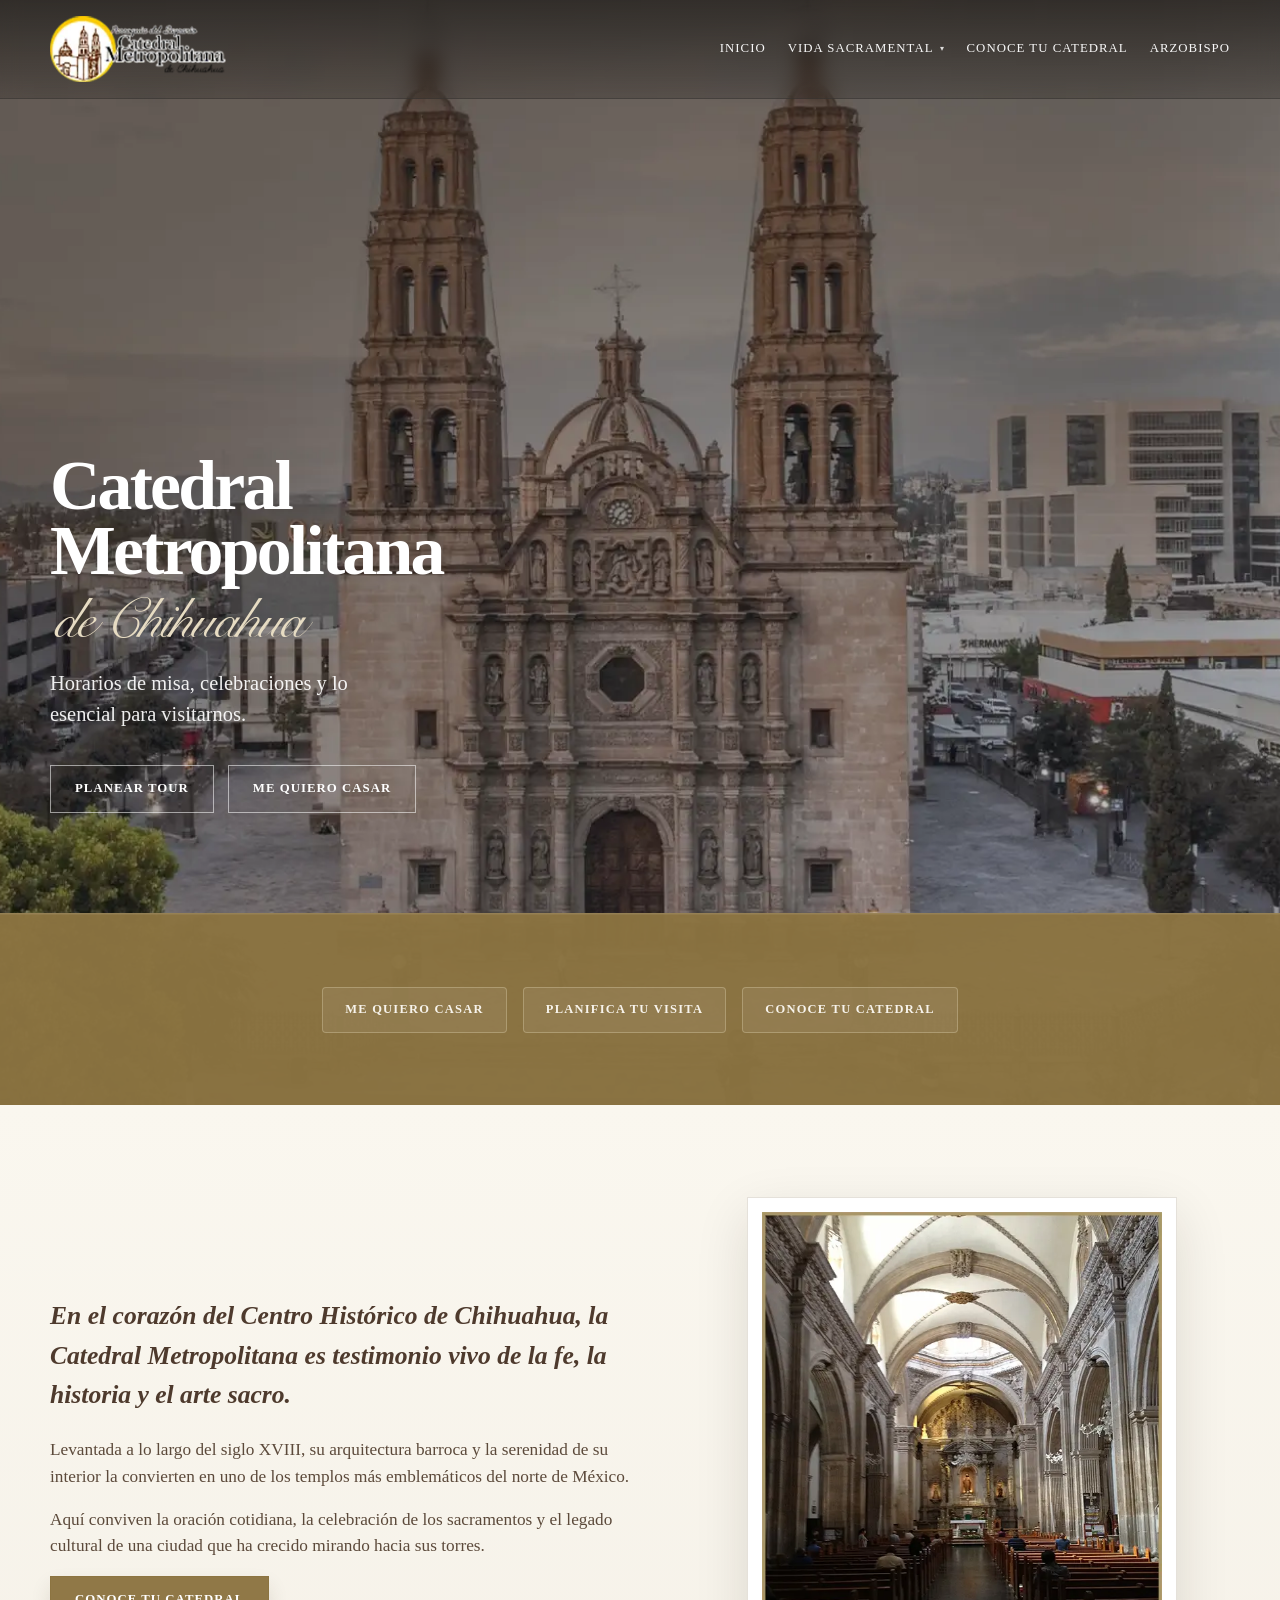
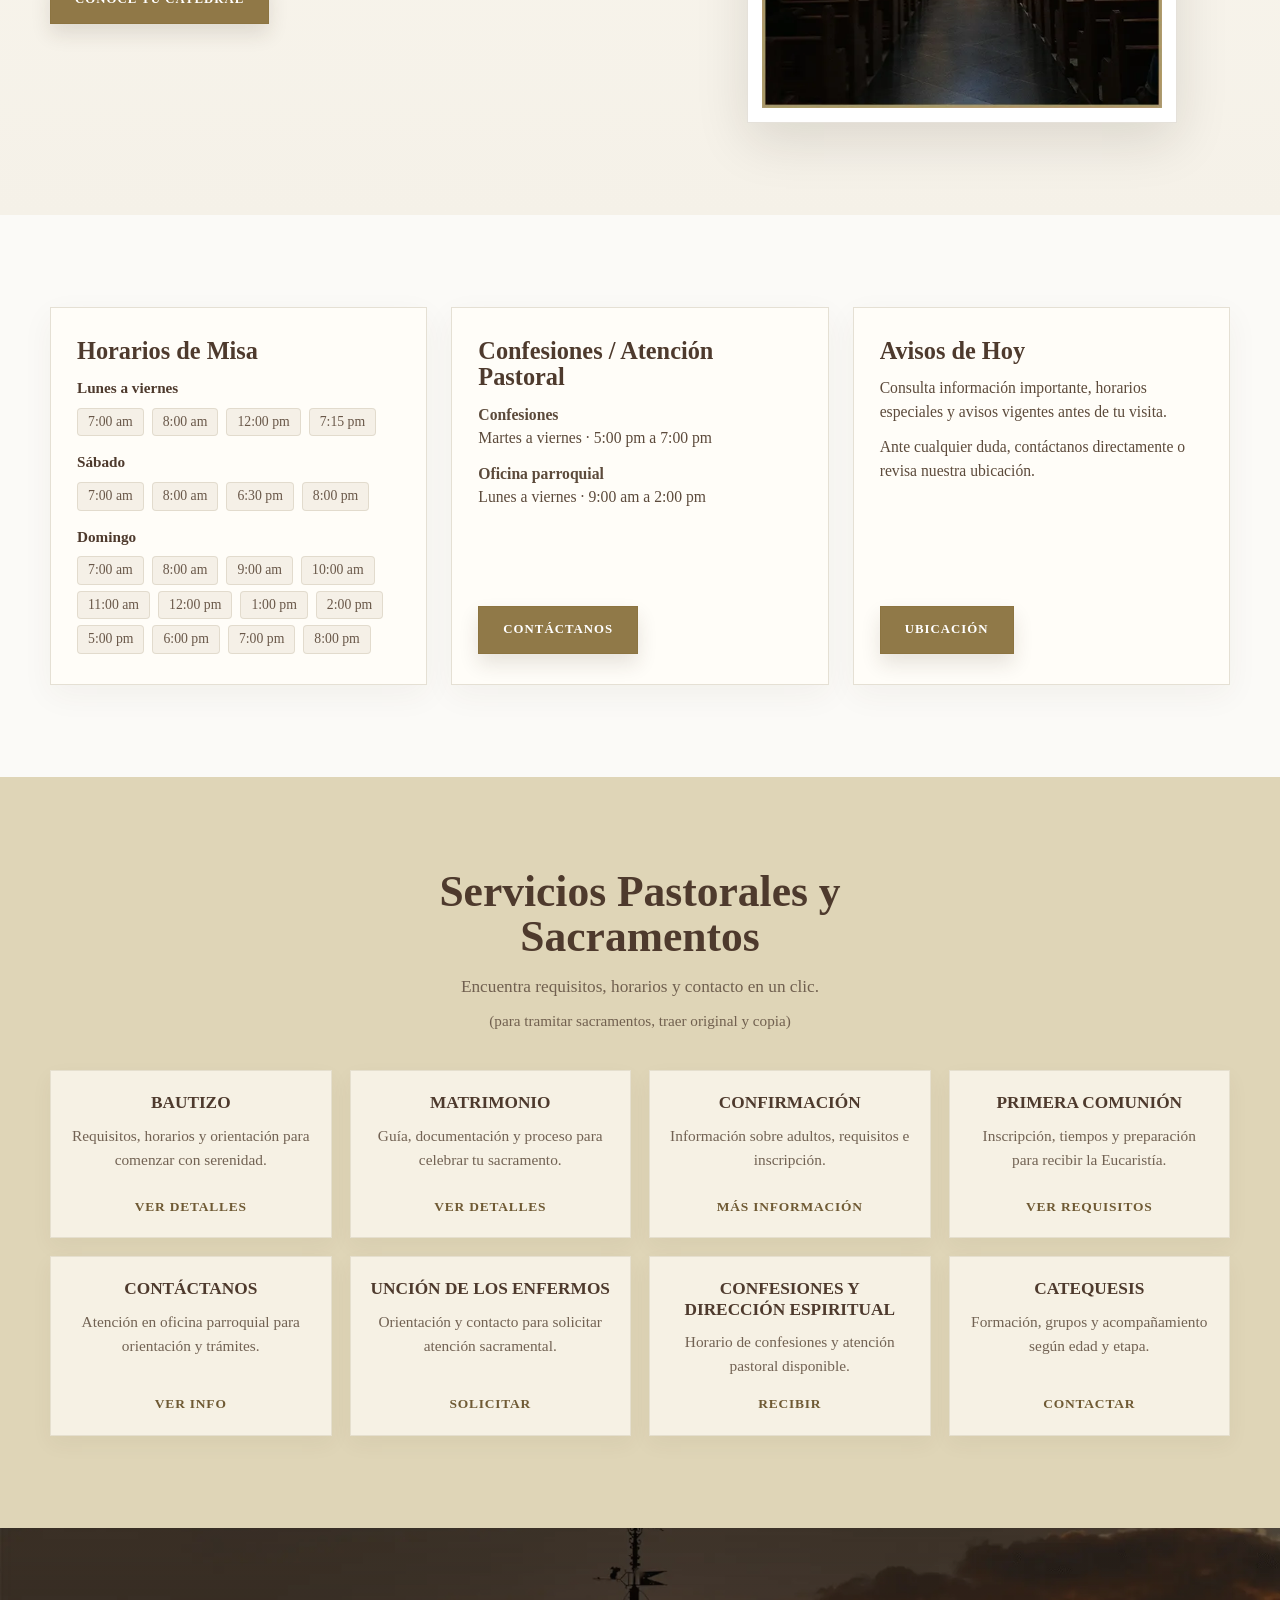
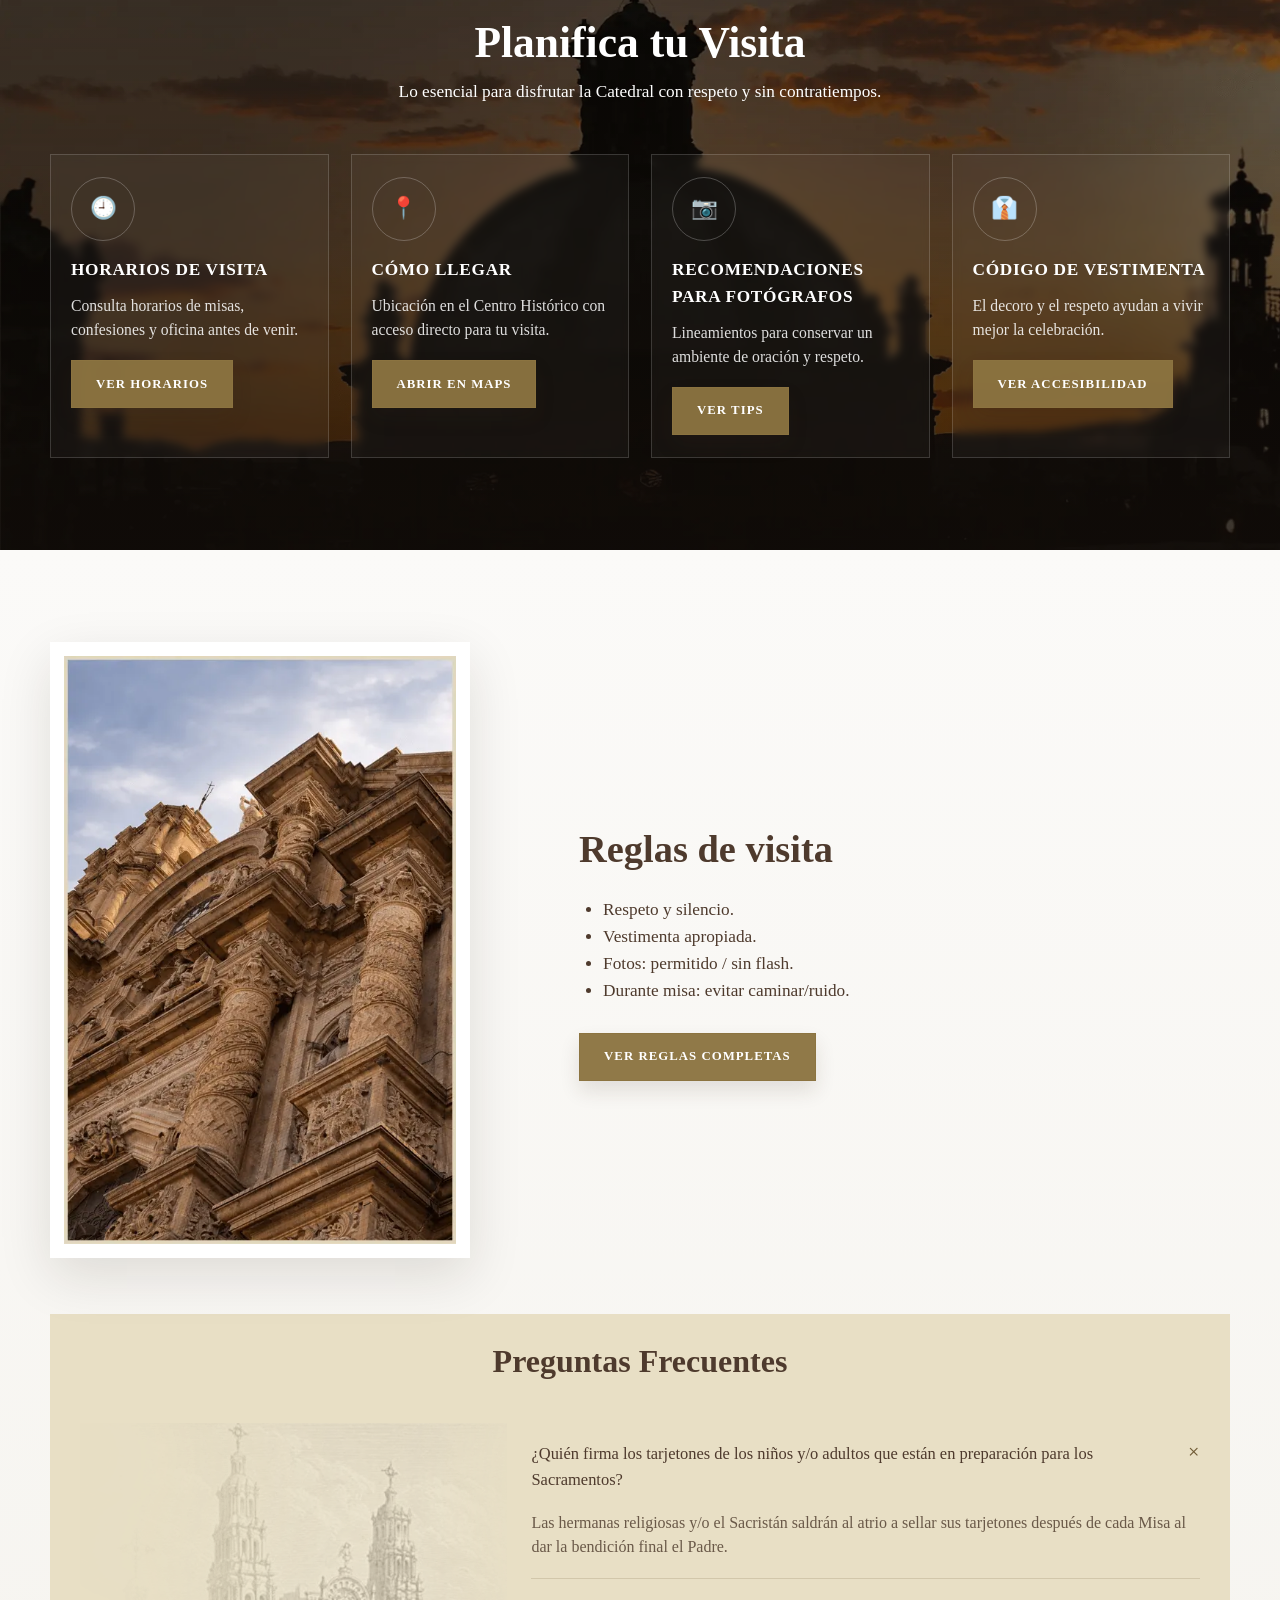
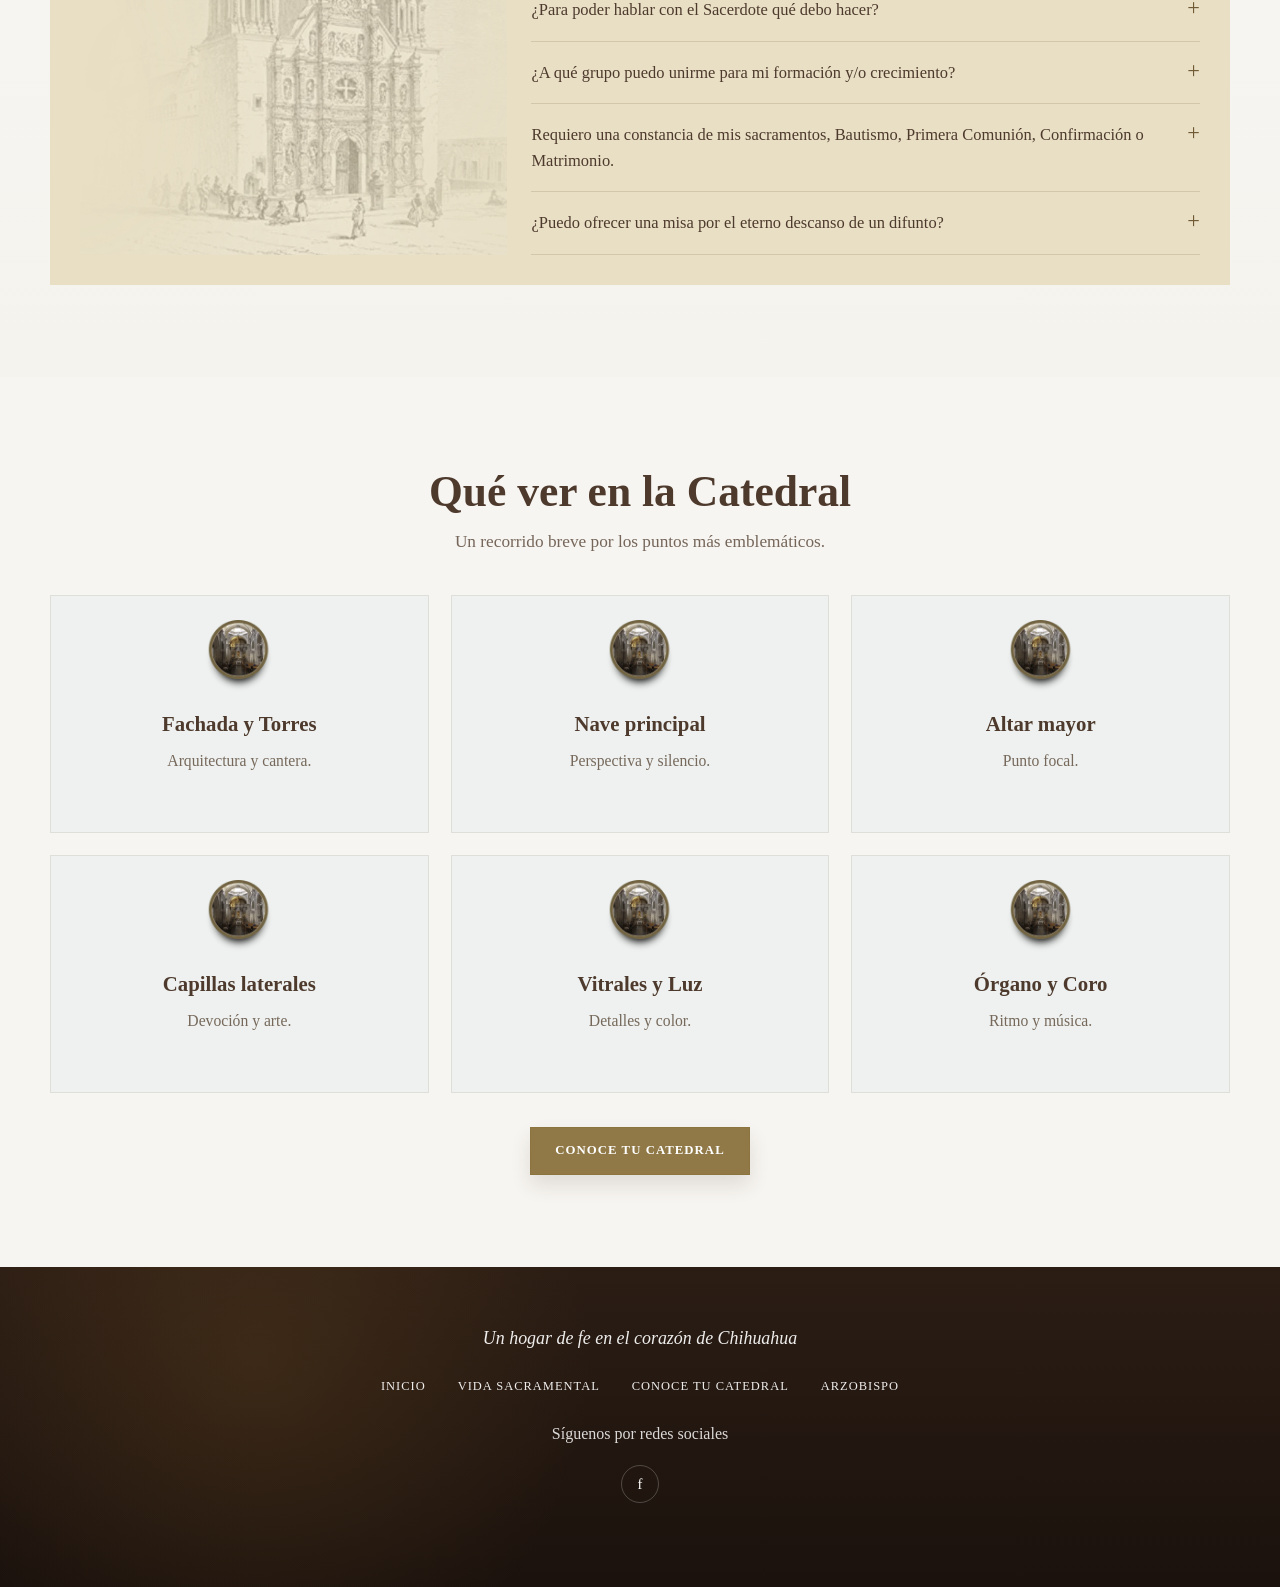
<file: index.html>
<!DOCTYPE html>
<html lang="es">
<head>
  <meta charset="UTF-8" />
  <meta name="viewport" content="width=device-width, initial-scale=1.0" />
  <title>Catedral Metropolitana de Chihuahua</title>
  <meta name="description" content="Horarios de misa, celebraciones y lo esencial para visitarnos en la Catedral Metropolitana de Chihuahua." />
  <link rel="stylesheet" href="src/css/base.css" />
  <link rel="stylesheet" href="src/css/home.css" />
</head>
<body>
  <header class="hero hero--home" id="inicio">
    <div class="nav-wrap">
      <div class="container nav">
        <a class="brand" href="index.html#inicio" aria-label="Catedral Metropolitana de Chihuahua">
          <img src="src/img/Logo Catedral.png" alt="Logo de Catedral Metropolitana de Chihuahua" />
        </a>
        <button class="menu-toggle" id="menuToggle" aria-expanded="false" aria-controls="navLinks">Menú</button>
        <nav class="nav-links" id="navLinks">
          <a href="index.html#inicio">Inicio</a>
          <div class="nav-dropdown">
            <button type="button" class="nav-dropdown-toggle" id="navSacramentalToggle" aria-expanded="false" aria-haspopup="true" aria-controls="navSacramentalMenu">
              Vida Sacramental <span class="caret" aria-hidden="true">▾</span>
            </button>
            <div class="nav-dropdown-panel" id="navSacramentalMenu" role="menu">
              <a href="bautismo.html" role="menuitem">Bautismo</a>
              <a href="primera_comunion.html" role="menuitem">Primera comunión</a>
              <a href="confirmacion.html" role="menuitem">Confirmación</a>
              <a href="matrimonio.html" role="menuitem">Matrimonio</a>
            </div>
          </div>
          <a href="conoce_tu_catedral.html">Conoce tu Catedral</a>
          <a href="arzobispo.html#inicio">Arzobispo</a>
        </nav>
      </div>
    </div>

    <div class="container hero-content">
      <div class="hero-copy">
        <h1 class="hero-title">Catedral<br />Metropolitana <span class="script">de Chihuahua</span></h1>
        <p class="hero-subtitle">Horarios de misa, celebraciones y lo esencial para visitarnos.</p>
        <div class="hero-actions">
          <a class="btn" href="https://kuula.co/share/collection/7vqxR?logo=1&info=1&fs=1&vr=1&zoom=1&autorotate=0.53&autop=60&thumbs=3&inst=0" target="_blank" rel="noopener noreferrer">Planear tour</a>
          <a class="btn" href="matrimonio.html">Me quiero casar</a>
        </div>
      </div>
      <div></div>
    </div>

    <div class="hero-shortcuts" role="navigation" aria-label="Atajos del inicio">
      <div class="hero-shortcuts-inner">
        <a class="shortcut" href="matrimonio.html">Me quiero casar</a>
        <a class="shortcut" href="#visita">Planifica tu visita</a>
        <a class="shortcut" href="#conoce">Conoce tu Catedral</a>
      </div>
    </div>
  </header>

  <main>
    <section class="section intro">
      <div class="container intro-grid">
        <div class="intro-copy">
          <div class="quote">En el corazón del Centro Histórico de Chihuahua, la Catedral Metropolitana es testimonio vivo de la fe, la historia y el arte sacro.</div>
          <p>Levantada a lo largo del siglo XVIII, su arquitectura barroca y la serenidad de su interior la convierten en uno de los templos más emblemáticos del norte de México.</p>
          <p>Aquí conviven la oración cotidiana, la celebración de los sacramentos y el legado cultural de una ciudad que ha crecido mirando hacia sus torres.</p>
          <a class="btn btn--gold" href="https://catedraldechihuahua.com/conoce_tu_catedral.html" target="_blank" rel="noopener noreferrer">Conoce tu Catedral</a>
        </div>
        <div class="intro-image">
          <img src="src/img/Sección 2 Imagen.png" alt="Interior de la Catedral Metropolitana de Chihuahua" />
        </div>
      </div>
    </section>

    <section class="section cards-section">
      <div class="container cards-grid">
        <article class="info-card">
          <h3>Horarios de Misa</h3>
          <div class="hours-list">
            <div class="hours-row">
              <strong>Lunes a viernes</strong>
              <p class="hours-times">
                <span>7:00 am</span><span>8:00 am</span><span>12:00 pm</span><span>7:15 pm</span>
              </p>
            </div>
            <div class="hours-row">
              <strong>Sábado</strong>
              <p class="hours-times">
                <span>7:00 am</span><span>8:00 am</span><span>6:30 pm</span><span>8:00 pm</span>
              </p>
            </div>
            <div class="hours-row">
              <strong>Domingo</strong>
              <p class="hours-times">
                <span>7:00 am</span><span>8:00 am</span><span>9:00 am</span><span>10:00 am</span><span>11:00 am</span><span>12:00 pm</span><span>1:00 pm</span><span>2:00 pm</span><span>5:00 pm</span><span>6:00 pm</span><span>7:00 pm</span><span>8:00 pm</span>
              </p>
            </div>
          </div>
        </article>

        <article class="info-card">
          <h3>Confesiones / Atención Pastoral</h3>
          <p><strong>Confesiones</strong><br />Martes a viernes · 5:00 pm a 7:00 pm</p>
          <p><strong>Oficina parroquial</strong><br />Lunes a viernes · 9:00 am a 2:00 pm</p>
          <button class="btn btn--gold" data-modal="modal-contacto-home">Contáctanos</button>
        </article>

        <article class="info-card">
          <h3>Avisos de Hoy</h3>
          <p>Consulta información importante, horarios especiales y avisos vigentes antes de tu visita.</p>
          <p>Ante cualquier duda, contáctanos directamente o revisa nuestra ubicación.</p>
          <button class="btn btn--gold" data-modal="modal-ubicacion">Ubicación</button>
        </article>
      </div>
    </section>

    <section class="section pastoral" id="vida-sacramental">
      <div class="container">
        <h2 class="section-title">Servicios Pastorales y<br />Sacramentos</h2>
        <p class="section-subtitle">Encuentra requisitos, horarios y contacto en un clic.</p>
        <p class="section-subtitle" style="margin-top:8px; font-size:0.95rem;">(para tramitar sacramentos, traer original y copia)</p>

        <div class="pastoral-grid">
          <article class="pastoral-card"><div><h3>Bautizo</h3><p>Requisitos, horarios y orientación para comenzar con serenidad.</p></div><a href="https://catedraldechihuahua.com/bautismo.html" target="_blank" rel="noopener noreferrer">Ver detalles</a></article>
          <article class="pastoral-card"><div><h3>Matrimonio</h3><p>Guía, documentación y proceso para celebrar tu sacramento.</p></div><a href="https://catedraldechihuahua.com/matrimonio.html" target="_blank" rel="noopener noreferrer">Ver detalles</a></article>
          <article class="pastoral-card"><div><h3>Confirmación</h3><p>Información sobre adultos, requisitos e inscripción.</p></div><a href="https://catedraldechihuahua.com/matrimonio.html" target="_blank" rel="noopener noreferrer">Más información</a></article>
          <article class="pastoral-card"><div><h3>Primera Comunión</h3><p>Inscripción, tiempos y preparación para recibir la Eucaristía.</p></div><a href="https://catedraldechihuahua.com/primera_comunion.html" target="_blank" rel="noopener noreferrer">Ver requisitos</a></article>
          <article class="pastoral-card"><div><h3>Contáctanos</h3><p>Atención en oficina parroquial para orientación y trámites.</p></div><button data-modal="modal-contacto-sacramentos">Ver info</button></article>
          <article class="pastoral-card"><div><h3>Unción de los Enfermos</h3><p>Orientación y contacto para solicitar atención sacramental.</p></div><button data-modal="modal-contacto-uncion">Solicitar</button></article>
          <article class="pastoral-card"><div><h3>Confesiones y Dirección Espiritual</h3><p>Horario de confesiones y atención pastoral disponible.</p></div><button data-modal="modal-confesiones-direccion">Recibir</button></article>
          <article class="pastoral-card"><div><h3>Catequesis</h3><p>Formación, grupos y acompañamiento según edad y etapa.</p></div><button data-modal="modal-contacto-catequesis">Contactar</button></article>
        </div>
      </div>
    </section>

    <section class="section visit" id="visita">
      <div class="container">
        <h2 class="section-title">Planifica tu Visita</h2>
        <p class="section-subtitle">Lo esencial para disfrutar la Catedral con respeto y sin contratiempos.</p>

        <div class="visit-grid">
          <article class="visit-card">
            <div class="icon">🕘</div>
            <h3>Horarios de visita</h3>
            <p>Consulta horarios de misas, confesiones y oficina antes de venir.</p>
            <button class="btn btn--gold" data-modal="modal-horarios">Ver horarios</button>
          </article>
          <article class="visit-card">
            <div class="icon">📍</div>
            <h3>Cómo llegar</h3>
            <p>Ubicación en el Centro Histórico con acceso directo para tu visita.</p>
            <a class="btn btn--gold" href="https://maps.app.goo.gl/9kLjdxJP5wy5yJ1v7" target="_blank" rel="noopener noreferrer">Abrir en Maps</a>
          </article>
          <article class="visit-card">
            <div class="icon">📷</div>
            <h3>Recomendaciones para fotógrafos</h3>
            <p>Lineamientos para conservar un ambiente de oración y respeto.</p>
            <button class="btn btn--gold" data-modal="modal-fotografos">Ver tips</button>
          </article>
          <article class="visit-card">
            <div class="icon">👔</div>
            <h3>Código de vestimenta</h3>
            <p>El decoro y el respeto ayudan a vivir mejor la celebración.</p>
            <button class="btn btn--gold" data-modal="modal-vestimenta">Ver accesibilidad</button>
          </article>
        </div>
      </div>
    </section>

    <section class="section rules-section">
      <div class="container rules-grid">
        <div class="rules-image"><img src="src/img/Sección 6 Imagen.png" alt="Detalle arquitectónico de la Catedral" /></div>
        <div class="rules-copy">
          <h2>Reglas de visita</h2>
          <ul class="rules-list">
            <li>Respeto y silencio.</li>
            <li>Vestimenta apropiada.</li>
            <li>Fotos: permitido / sin flash.</li>
            <li>Durante misa: evitar caminar/ruido.</li>
          </ul>
          <button class="btn btn--gold" data-modal="modal-reglas-completas">Ver reglas completas</button>
        </div>
      </div>

      <div class="container faq-wrap">
        <h3 class="faq-heading">Preguntas Frecuentes</h3>
        <div class="faq-side" aria-hidden="true"></div>
        <div>
          <div class="accordion-item active"><button class="accordion-btn"><span>¿Quién firma los tarjetones de los niños y/o adultos que están en preparación para los Sacramentos?</span><span>+</span></button><div class="accordion-panel">Las hermanas religiosas y/o el Sacristán saldrán al atrio a sellar sus tarjetones después de cada Misa al dar la bendición final el Padre.</div></div>
          <div class="accordion-item"><button class="accordion-btn"><span>¿Para poder hablar con el Sacerdote qué debo hacer?</span><span>+</span></button><div class="accordion-panel">Lo mejor es que te acerques a la oficina parroquial, para que te concedan una cita.</div></div>
          <div class="accordion-item"><button class="accordion-btn"><span>¿A qué grupo puedo unirme para mi formación y/o crecimiento?</span><span>+</span></button><div class="accordion-panel">De acuerdo a tu edad, intención o necesidad, podemos recomendarte algo para ti. Comunícate al whatsapp 614-1005576.</div></div>
          <div class="accordion-item"><button class="accordion-btn"><span>Requiero una constancia de mis sacramentos, Bautismo, Primera Comunión, Confirmación o Matrimonio.</span><span>+</span></button><div class="accordion-panel">Si realizaste alguno de estos sacramentos en la Catedral Metropolitana de Chihuahua, podemos ayudarte a extenderte un acta o certificado. Acércate a la oficina parroquial en Libertad 814, a solicitarlo.</div></div>
          <div class="accordion-item"><button class="accordion-btn"><span>¿Puedo ofrecer una misa por el eterno descanso de un difunto?</span><span>+</span></button><div class="accordion-panel">Así es, este proceso lo puedes hacer comunicándote directamente al celular de las Oficinas Parroquiales.</div></div>
        </div>
      </div>
    </section>

    <section class="section what-to-see" id="conoce">
      <div class="container">
        <h2 class="section-title">Qué ver en la Catedral</h2>
        <p class="section-subtitle">Un recorrido breve por los puntos más emblemáticos.</p>

        <div class="what-grid">
          <article class="see-card"><img src="src/img/Icono Catedral Que ver en Catedral.png" alt="Fachada y torres" /><h3>Fachada y Torres</h3><p>Arquitectura y cantera.</p></article>
          <article class="see-card"><img src="src/img/Icono Catedral Que ver en Catedral.png" alt="Nave principal" /><h3>Nave principal</h3><p>Perspectiva y silencio.</p></article>
          <article class="see-card"><img src="src/img/Icono Catedral Que ver en Catedral.png" alt="Altar mayor" /><h3>Altar mayor</h3><p>Punto focal.</p></article>
          <article class="see-card"><img src="src/img/Icono Catedral Que ver en Catedral.png" alt="Capillas laterales" /><h3>Capillas laterales</h3><p>Devoción y arte.</p></article>
          <article class="see-card"><img src="src/img/Icono Catedral Que ver en Catedral.png" alt="Vitrales y luz" /><h3>Vitrales y Luz</h3><p>Detalles y color.</p></article>
          <article class="see-card"><img src="src/img/Icono Catedral Que ver en Catedral.png" alt="Órgano y coro" /><h3>Órgano y Coro</h3><p>Ritmo y música.</p></article>
        </div>

        <div style="margin-top:34px; text-align:center;">
          <a class="btn btn--gold" href="https://catedraldechihuahua.com/conoce_tu_catedral.html" target="_blank" rel="noopener noreferrer">Conoce tu Catedral</a>
        </div>
      </div>
    </section>
  </main>

  <footer>
    <div class="container">
      <p class="footer-title">Un hogar de fe en el corazón de Chihuahua</p>
      <div class="footer-links">
        <a href="index.html#inicio">Inicio</a>
        <a href="index.html#vida-sacramental">Vida Sacramental</a>
        <a href="conoce_tu_catedral.html">Conoce tu Catedral</a>
        <a href="arzobispo.html#inicio">Arzobispo</a>
      </div>
      <p style="text-align:center; margin:0; opacity:0.84;">Síguenos por redes sociales</p>
      <div class="socials">
        
        <a href="https://www.facebook.com/catedraldechihuahuaoficial" aria-label="Facebook">f</a>
      </div>
    </div>
  </footer>

  <div class="modal" id="modal-horarios" aria-hidden="true"><div class="modal-card"><button class="modal-close" aria-label="Cerrar">×</button><h3>Horarios</h3><h4>Misas</h4><p><strong>Lun a Vie:</strong> 7:00 am · 8:00 am · 12:00 pm · 7:15 pm</p><p><strong>Sáb:</strong> 7:00 am · 8:00 am · 6:30 pm · 8:00 pm</p><p><strong>Dom:</strong> 7:00 am · 8:00 am · 9:00 am · 10:00 am · 11:00 am · 12:00 pm · 1:00 pm · 2:00 pm · 5:00 pm · 6:00 pm · 7:00 pm · 8:00 pm</p><h4>Confesiones</h4><p><strong>Mar a Vie:</strong> 5:00 pm a 7:00 pm</p><h4>Oficina parroquial</h4><p><strong>Lun a Vie:</strong> 9:00 am a 2:00 pm</p><p><a href="#vida-sacramental">Ver Vida Sacramental</a></p></div></div>

  <div class="modal" id="modal-contacto-home" aria-hidden="true"><div class="modal-card"><button class="modal-close" aria-label="Cerrar">×</button><h3>Contáctanos</h3><p><strong>Oficina parroquial</strong></p><p><strong>Teléfono:</strong> 614 980 2392</p><p><strong>Horario de atención:</strong> Lun a Vie · 9:00 am a 2:00 pm</p></div></div>

  <div class="modal" id="modal-ubicacion" aria-hidden="true"><div class="modal-card"><button class="modal-close" aria-label="Cerrar">×</button><h3>Ubicación</h3><p><strong>Catedral Metropolitana de Chihuahua</strong></p><p>📍 Libertad #814, Col. Centro, C.P. 31000, Chihuahua, Chih.</p><p><a href="https://maps.app.goo.gl/9kLjdxJP5wy5yJ1v7" target="_blank" rel="noopener noreferrer">🗺️ Abrir en Google Maps</a></p></div></div>

  <div class="modal" id="modal-contacto-sacramentos" aria-hidden="true"><div class="modal-card"><button class="modal-close" aria-label="Cerrar">×</button><h3>Contáctanos</h3><p><strong>Oficina parroquial</strong></p><p><strong>Teléfono:</strong> 614 410 3877</p><p><strong>Horario de atención:</strong> Lun a Vie · 9:00 am a 2:00 pm</p></div></div>

  <div class="modal" id="modal-contacto-catequesis" aria-hidden="true"><div class="modal-card"><button class="modal-close" aria-label="Cerrar">×</button><h3>Contáctanos</h3><p><strong>Oficina parroquial</strong></p><p><strong>Teléfono:</strong> 614 410 3877</p><p><strong>Horario de atención:</strong> Lun a Vie · 9:00 am a 2:00 pm</p></div></div>

  <div class="modal" id="modal-contacto-uncion" aria-hidden="true"><div class="modal-card"><button class="modal-close" aria-label="Cerrar">×</button><h3>Contáctanos</h3><p><strong>Oficina parroquial</strong></p><p><strong>Teléfono:</strong> 614 410 3877</p><p><strong>Horario de atención:</strong> Lun a Vie · 9:00 am a 2:00 pm</p></div></div>

  <div class="modal" id="modal-confesiones-direccion" aria-hidden="true"><div class="modal-card"><button class="modal-close" aria-label="Cerrar">×</button><h3>Confesiones</h3><p>Martes a viernes · 5:00 pm a 7:00 pm</p><h4>Oficina parroquial</h4><p><strong>Teléfono:</strong> 614 410 3877</p><p><strong>Horario de atención:</strong> Lun a Vie · 9:00 am a 2:00 pm</p></div></div>

  <div class="modal" id="modal-fotografos" aria-hidden="true"><div class="modal-card"><button class="modal-close" aria-label="Cerrar">×</button><h3>Recomendaciones para fotógrafos</h3><ul><li>Portar ropa unicolor, preferentemente negro, con decoro.</li><li>En ningún momento subir al presbiterio (zona del altar de la Palabra y el Sacrificio).</li><li>Durante la Consagración, seguir indicaciones de veneración y adoración: en silencio y con distancia.</li><li>En la Comunión, mantener distancia para que el acceso sea ágil y no convertirse en distractor para la meditación.</li></ul><p>Gracias por ayudar a conservar un ambiente de oración y respeto.</p></div></div>

  <div class="modal" id="modal-vestimenta" aria-hidden="true"><div class="modal-card"><button class="modal-close" aria-label="Cerrar">×</button><h3>Código de vestimenta</h3><p>Estamos entrando a un lugar sagrado. El decoro, compostura, respeto y recato son importantes durante la celebración de la Santa Eucaristía.</p><p>Se invita a abstenerse de usar:</p><ul><li>Shorts</li><li>Chancletas</li><li>Gorros / cachuchas</li><li>Escotes</li></ul><p>Tu presencia y respeto ayudan a vivir la celebración con mayor recogimiento.</p></div></div>

  <div class="modal" id="modal-reglas-completas" aria-hidden="true"><div class="modal-card"><button class="modal-close" aria-label="Cerrar">×</button><h3>Reglas completas</h3><p>El Templo, es el lugar de la Iglesia, donde se medita, reflexiona, se “descalza” el alma para adentrarnos al encuentro con Dios, Señor del cielo y de la tierra; por lo que el respeto, el silencio, la consideración al prójimo, es nuestro estándar de comportamiento.</p><ul><li>Se invita a tener el celular en silencio al ingresar a la Catedral.</li><li>Dirigirnos a las personas indicadas, como el Sacristán, o las religiosas para dudas varias.</li><li>La comida, dulces, chicles o bebidas, deben quedar fuera de los santuarios sagrados, debido a la cortesía y observancia del bien común.</li><li>Gracias por su paciencia, en la atención e indicaciones sugeridas.</li><li>Las fotografías deberán tomar su lugar con discreción y apreciación de los que estemos celebrando.</li></ul></div></div>

  <script>
    const menuToggle = document.getElementById('menuToggle');
    const navLinks = document.getElementById('navLinks');
    const body = document.body;

    if (menuToggle) {
      menuToggle.addEventListener('click', () => {
        const expanded = menuToggle.getAttribute('aria-expanded') === 'true';
        menuToggle.setAttribute('aria-expanded', String(!expanded));
        navLinks.classList.toggle('active');
        document.querySelectorAll('.nav-dropdown.is-open').forEach((el) => {
          el.classList.remove('is-open');
          const t = el.querySelector('.nav-dropdown-toggle');
          if (t) t.setAttribute('aria-expanded', 'false');
        });
      });
    }

    const sacramentalDropdown = document.querySelector('.nav-dropdown');
    const sacramentalToggle = document.getElementById('navSacramentalToggle');
    if (sacramentalToggle && sacramentalDropdown) {
      sacramentalToggle.addEventListener('click', (e) => {
        if (window.matchMedia('(max-width: 820px)').matches) {
          e.stopPropagation();
          const open = sacramentalDropdown.classList.toggle('is-open');
          sacramentalToggle.setAttribute('aria-expanded', String(open));
        }
      });
    }

    document.addEventListener('click', (e) => {
      const dd = document.querySelector('.nav-dropdown');
      if (dd && dd.classList.contains('is-open') && !dd.contains(e.target)) {
        dd.classList.remove('is-open');
        const t = dd.querySelector('.nav-dropdown-toggle');
        if (t) t.setAttribute('aria-expanded', 'false');
      }
    });

    document.querySelectorAll('.accordion-btn').forEach((button) => {
      button.addEventListener('click', () => {
        button.parentElement.classList.toggle('active');
      });
    });

    function openModal(modal) {
      modal.classList.add('active');
      modal.setAttribute('aria-hidden', 'false');
      body.style.overflow = 'hidden';
    }

    function closeModal(modal) {
      modal.classList.remove('active');
      modal.setAttribute('aria-hidden', 'true');
      body.style.overflow = '';
    }

    document.querySelectorAll('[data-modal]').forEach((trigger) => {
      trigger.addEventListener('click', () => {
        const modal = document.getElementById(trigger.dataset.modal);
        if (modal) openModal(modal);
      });
    });

    document.querySelectorAll('.modal').forEach((modal) => {
      modal.addEventListener('click', (event) => {
        if (event.target === modal || event.target.classList.contains('modal-close')) {
          closeModal(modal);
        }
      });
    });

    document.addEventListener('keydown', (event) => {
      if (event.key === 'Escape') {
        document.querySelectorAll('.modal.active').forEach((modal) => closeModal(modal));
        document.querySelectorAll('.nav-dropdown.is-open').forEach((el) => {
          el.classList.remove('is-open');
          const t = el.querySelector('.nav-dropdown-toggle');
          if (t) t.setAttribute('aria-expanded', 'false');
        });
      }
    });
  </script>
</body>
</html>
</file>
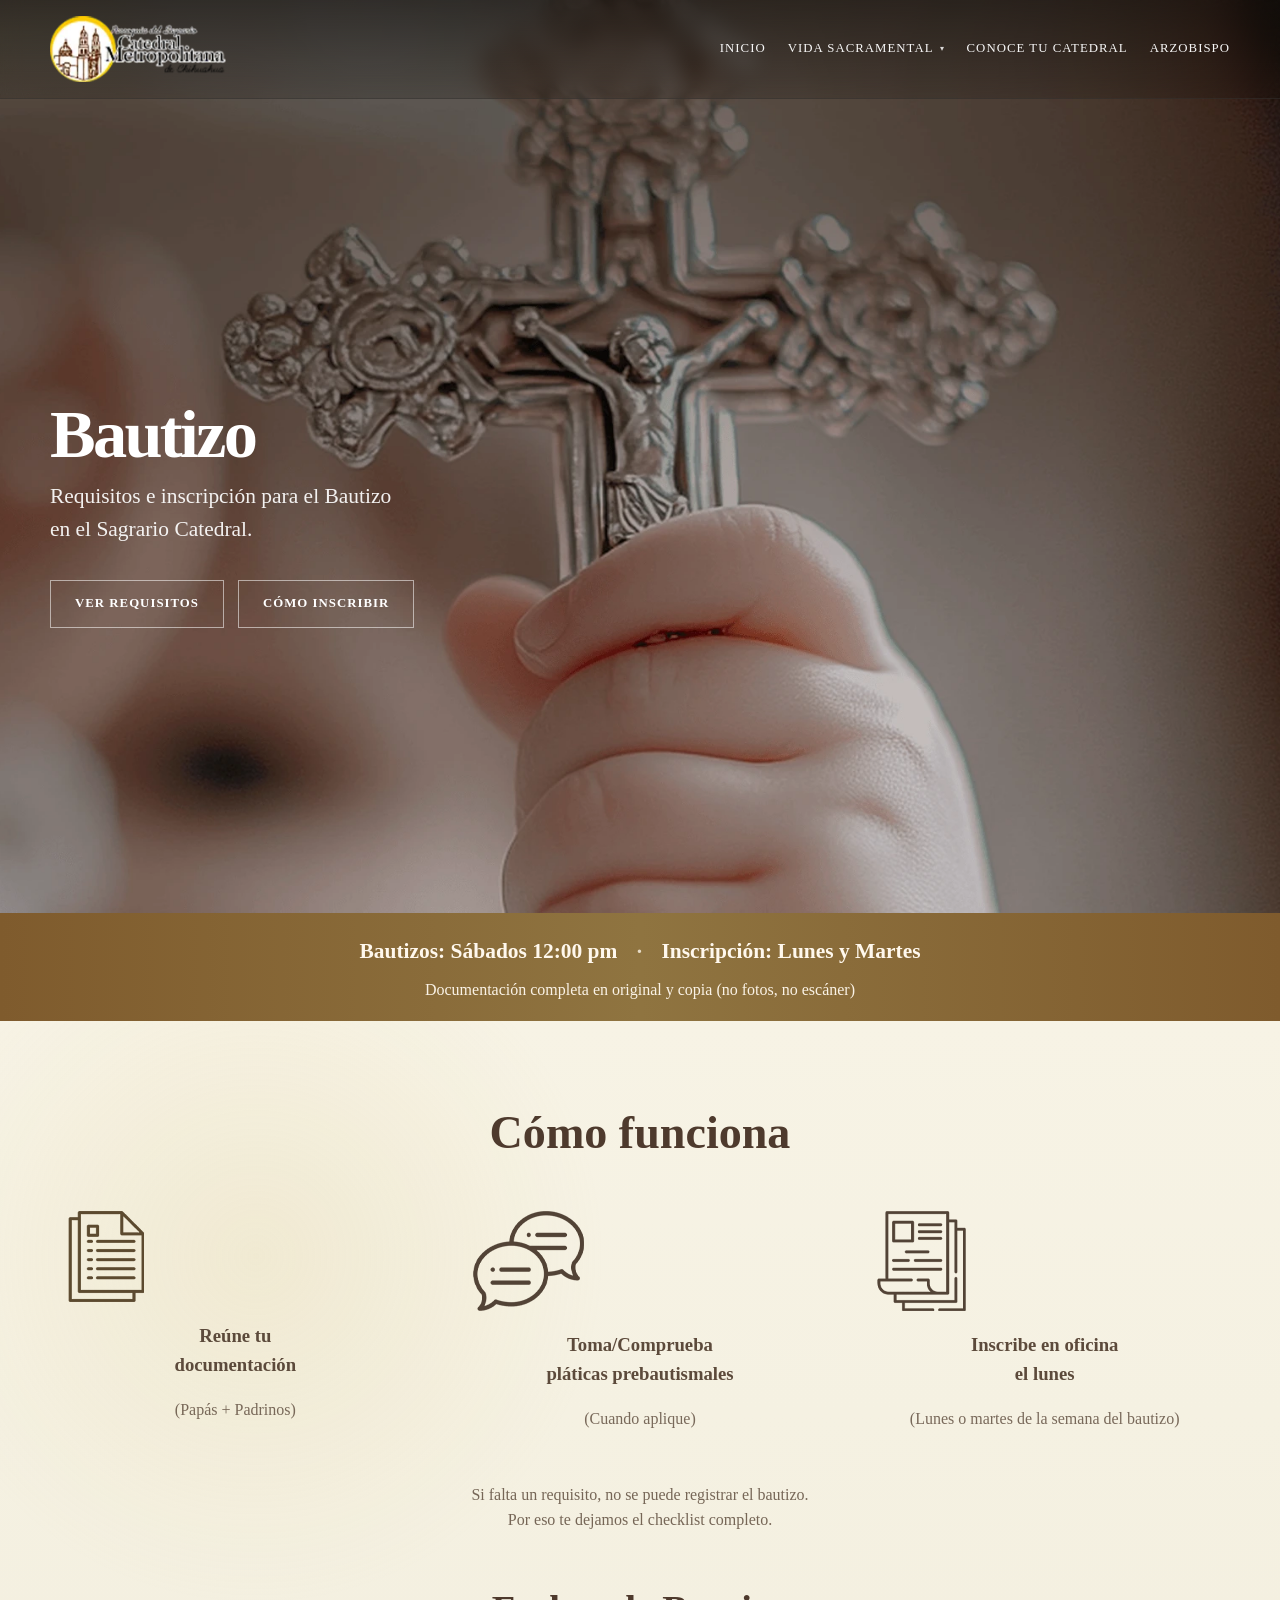
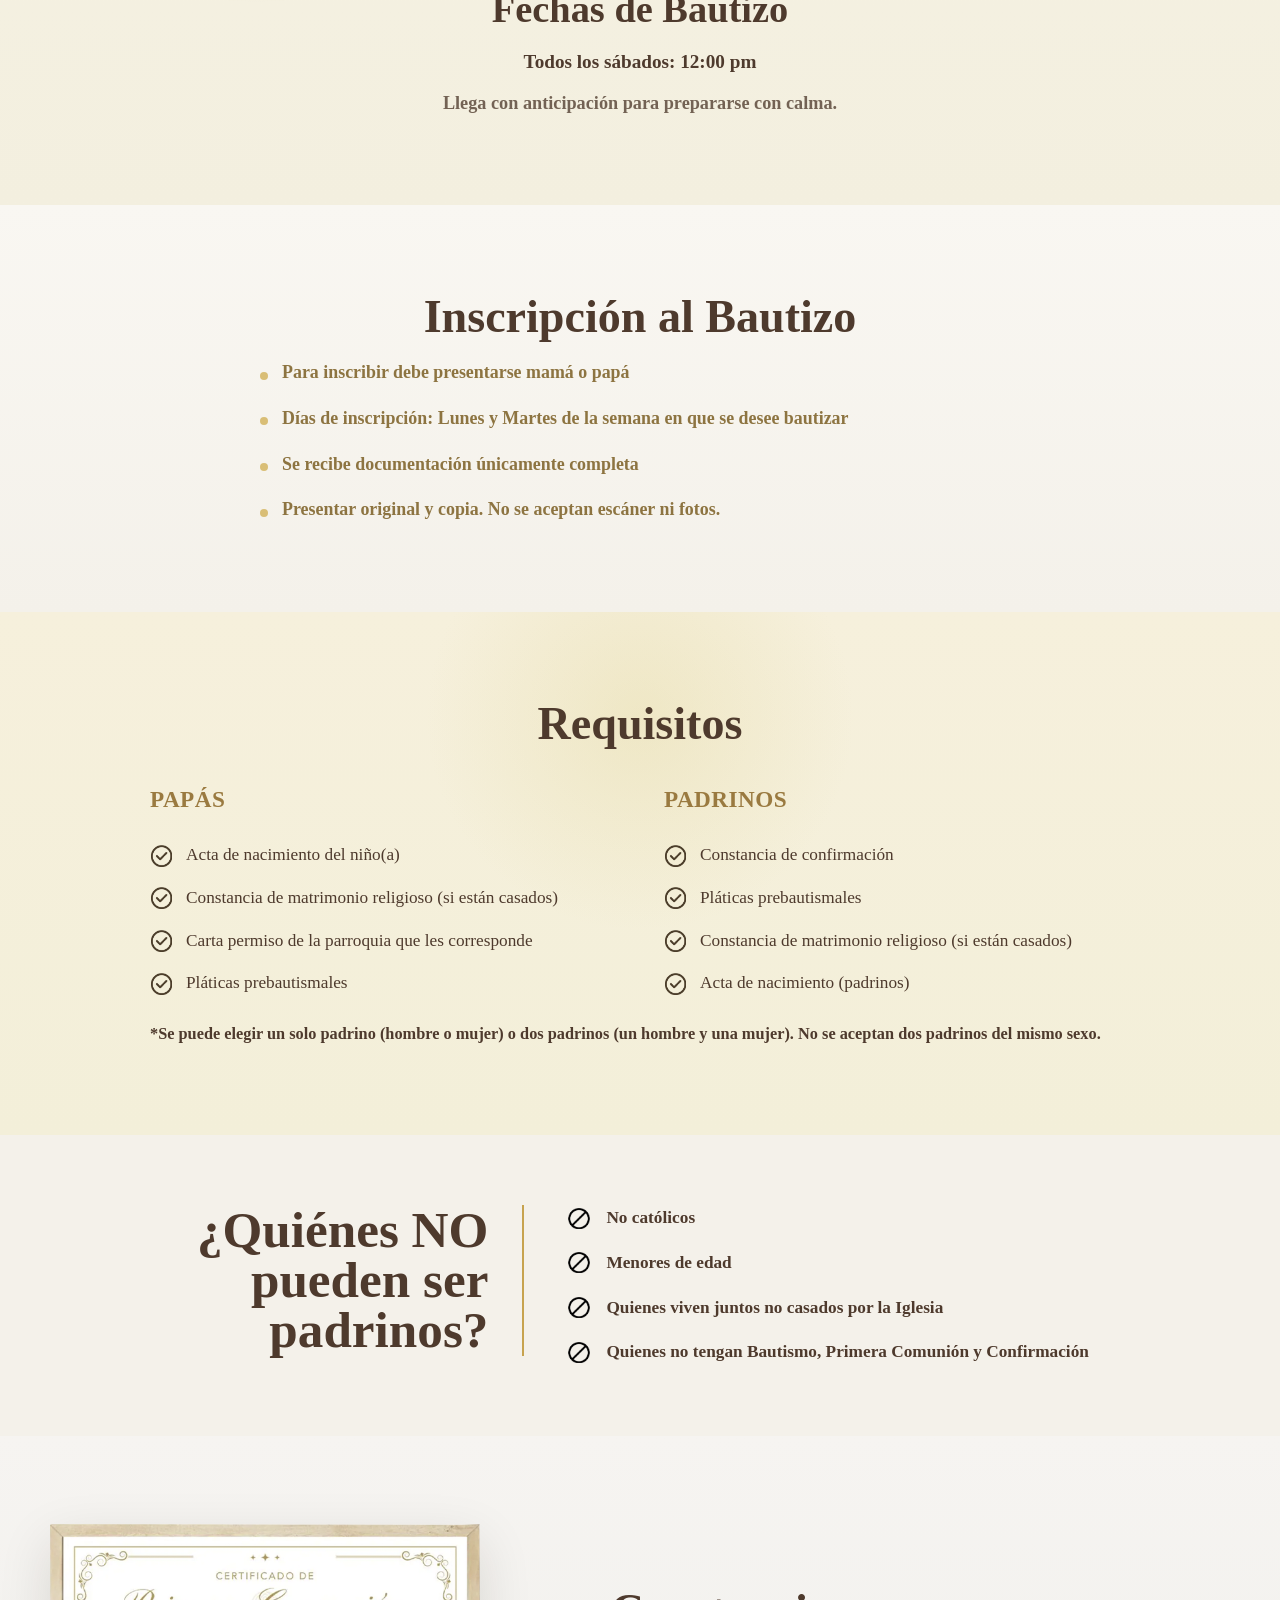
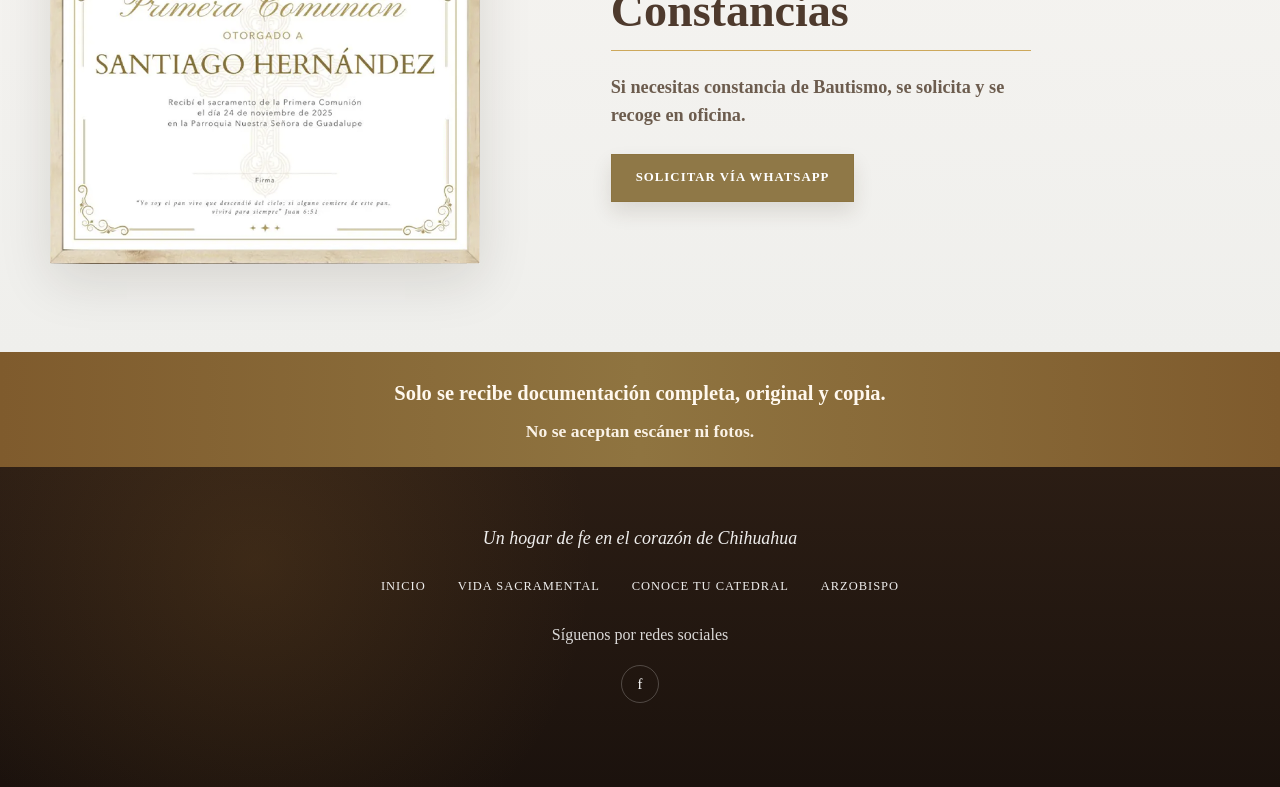
<file: bautismo.html>
<!DOCTYPE html>
<html lang="es">
<head>
  <meta charset="UTF-8" />
  <meta name="viewport" content="width=device-width, initial-scale=1.0" />
  <title>Bautismo | Catedral Metropolitana de Chihuahua</title>
  <meta name="description" content="Requisitos e inscripción para el Bautizo en el Sagrario Catedral." />
  <link rel="stylesheet" href="src/css/base.css" />
  <link rel="stylesheet" href="src/css/sacramental.css" />
  <style>
.section { padding: 88px 0; }

    .section-title {
      margin: 0 0 18px;
      font-size: clamp(2.2rem, 3.6vw, 3.5rem);
      line-height: 1.04;
      color: var(--brown);
      font-weight: 700;
      text-align: center;
    }

    .section-subtitle {
      margin: 0;
      font-size: 1.08rem;
      color: rgba(93,75,60,0.84);
      text-align: center;
    }

    .hero {
      background-color: #1a1410;
      background-image: url('src/img/Seccion 2 Background.png');
    }

    

    .hero-content {
      display: grid;
      grid-template-columns: minmax(0, 540px) 1fr;
      gap: 24px;
      align-items: center;
      min-height: calc(100svh - 86px);
      padding: 64px 0 72px;
    }

    .hero-copy {
      max-width: 480px;
      padding: 6vh 0 0;
    }

    .hero-title {
      margin: 0 0 12px;
      font-size: clamp(2.6rem, 5.35vw, 4.5rem);
      line-height: 0.96;
      font-weight: 700;
      letter-spacing: -0.04em;
    }

    .hero-subtitle {
      margin: 0 0 34px;
      font-size: clamp(1.08rem, 1.8vw, 1.34rem);
      color: rgba(255,255,255,0.92);
      max-width: 360px;
    }

    .hero-actions {
      display: flex;
      gap: 14px;
      flex-wrap: wrap;
    }

    .info-band {
      background: linear-gradient(90deg, #7f5b2d 0%, #8f7440 50%, #7f5b2d 100%);
      color: #fff8ed;
      text-align: center;
      padding: 22px 0 18px;
    }

    .info-band strong {
      font-size: 1.34rem;
      font-weight: 700;
    }

    .info-band .divider {
      display: inline-block;
      margin: 0 14px;
      opacity: 0.78;
    }

    .info-band p {
      margin: 10px 0 0;
      font-size: 1rem;
      opacity: 0.96;
    }

    .how-it-works {
      background: radial-gradient(circle at 20% 30%, rgba(221,205,150,0.22), transparent 30%), linear-gradient(180deg, #f7f3e5 0%, #f3efdf 100%);
      text-align: center;
    }

    .steps-grid {
      margin-top: 44px;
      display: grid;
      grid-template-columns: repeat(3, 1fr);
      gap: 34px;
    }

    .step-card {
      padding: 10px 18px;
    }

    .step-card .step-card h3 {
      margin: 0 0 8px;
      font-size: 1.46rem;
      line-height: 1.18;
      color: var(--brown);
      font-weight: 700;
    }

    .step-card p {
      margin: 0;
      font-size: 1rem;
      color: rgba(93,75,60,0.82);
    }

    .works-note {
      margin-top: 42px;
      font-size: 1rem;
      color: rgba(93,75,60,0.84);
    }

    .dates-block {
      margin-top: 56px;
    }

    .dates-block h3 {
      margin: 0 0 18px;
      font-size: clamp(2rem, 3vw, 3rem);
      color: var(--brown);
      line-height: 1.05;
    }

    .dates-block p {
      margin: 0 0 12px;
      font-size: 1.2rem;
      color: var(--brown);
      font-weight: 700;
    }

    .dates-block span {
      display: block;
      font-size: 1.14rem;
      color: rgba(93,75,60,0.86);
      font-weight: 700;
    }

    .registration {
      background: linear-gradient(180deg, #f9f7f2 0%, #f4f1ea 100%);
    }

    .content-narrow {
      width: min(100%, 760px);
      margin: 0 auto;
    }

    .bullet-list {
      list-style: none;
      margin: 0;
      padding: 0;
      display: grid;
      gap: 18px;
    }

    .bullet-list li {
      position: relative;
      padding-left: 22px;
      font-size: 1.12rem;
      color: #8d7441;
      font-weight: 700;
    }

    .bullet-list li::before {
      content: '';
      position: absolute;
      left: 0;
      top: 0.7em;
      width: 8px;
      height: 8px;
      border-radius: 50%;
      background: #d9be76;
    }

    .requirements {
      background: radial-gradient(circle at 50% 20%, rgba(226,214,154,0.34), transparent 28%), linear-gradient(180deg, #f6f0dc 0%, #f3efd9 100%);
    }

    .requirements-grid {
      margin-top: 34px;
      display: grid;
      grid-template-columns: repeat(2, 1fr);
      gap: 48px;
    }

    .req-card h3 {
      margin: 0 0 24px;
      font-size: 1.45rem;
      color: #9a7a40;
      text-transform: uppercase;
      letter-spacing: 0.02em;
    }

    .check-list {
      list-style: none;
      margin: 0;
      padding: 0;
      display: grid;
      gap: 16px;
    }

    .check-list li {
      position: relative;
      padding-left: 36px;
      font-size: 1.08rem;
      color: var(--brown);
    }

    .check-list li::before {
      content: '';
      position: absolute;
      left: 0;
      top: 0.15em;
      width: 22px;
      height: 22px;
      background: url('src/img/Icono checklist requisitos.png') center center / contain no-repeat;
    }

    .not-allowed {
      background: #f4f1ea;
      padding-top: 70px;
      padding-bottom: 70px;
    }

    .not-allowed-grid {
      display: grid;
      grid-template-columns: 0.8fr 1.2fr;
      gap: 44px;
      align-items: start;
    }

    .not-allowed-title {
      text-align: right;
      padding-right: 34px;
      border-right: 2px solid #c7a34f;
    }

    .not-allowed-title h2 {
      margin: 0;
      font-size: clamp(2.3rem, 4vw, 4rem);
      line-height: 0.98;
      color: var(--brown);
      font-weight: 700;
    }

    .not-list {
      list-style: none;
      margin: 0;
      padding: 0;
      display: grid;
      gap: 18px;
    }

    .not-list li {
      position: relative;
      padding-left: 38px;
      font-size: 1.08rem;
      color: var(--brown);
      font-weight: 700;
    }

    .not-list li::before {
      content: '';
      position: absolute;
      left: 0;
      top: 0.12em;
      width: 22px;
      height: 22px;
      background: url('src/img/Icono checklist Quiénes NO pueden ser padrinos.png') center center / contain no-repeat;
    }

    .closing-band {
      background: linear-gradient(90deg, #7f5b2d 0%, #8f7440 50%, #7f5b2d 100%);
      color: #fff8ee;
      text-align: center;
      padding: 26px 0 22px;
    }

    .closing-band strong {
      display: block;
      font-size: 1.28rem;
      font-weight: 700;
      margin-bottom: 8px;
    }

    .closing-band span {
      font-size: 1.1rem;
      opacity: 0.96;
      font-weight: 700;
    }

    .records {
      background: linear-gradient(180deg, #f6f4f1 0%, #efefec 100%);
    }

    .records-grid {
      display: grid;
      grid-template-columns: 0.9fr 1.1fr;
      gap: 54px;
      align-items: center;
    }

    .records-image {
      max-width: 430px;
      box-shadow: var(--shadow);
    }

    .records-copy h2 {
      margin: 0 0 16px;
      font-size: clamp(2.2rem, 3.6vw, 3.6rem);
      line-height: 1.02;
      color: var(--brown);
      font-weight: 700;
    }

    .records-copy .line {
      width: min(100%, 420px);
      height: 1px;
      background: #cda85b;
      margin-bottom: 22px;
    }

    .records-copy p {
      margin: 0 0 24px;
      font-size: 1.14rem;
      color: rgba(93,75,60,0.9);
      font-weight: 700;
      max-width: 440px;
    }

    @media (max-width: 1080px) {
      .hero-content,
      .not-allowed-grid,
      .records-grid {
        grid-template-columns: 1fr;
      }
      .requirements-grid,
      .steps-grid {
        grid-template-columns: 1fr;
        gap: 32px;
      }
      .records-image { max-width: 440px; }
      .not-allowed-title {
        text-align: center;
        padding-right: 0;
        border-right: 0;
        border-bottom: 2px solid #c7a34f;
        padding-bottom: 24px;
      }
    }

    @media (max-width: 820px) {
      .nav-links.active { display: flex; }
      .hero-content { min-height: auto; }
      .hero-copy { padding-top: 12vh; padding-bottom: 8vh; }
      .info-band strong {
        display: block;
        line-height: 1.4;
      }
      .info-band .divider { display: none; }
      .steps-grid,
      .requirements-grid { grid-template-columns: 1fr; }
    }

    @media (max-width: 640px) {
      .bullet-list li,
      .check-list li,
      .not-list li,
      .records-copy p { font-size: 0.94rem; }
    }
  </style>
</head>
<body>
  <header class="hero" id="inicio">
    <div class="nav-wrap">
      <div class="container nav">
        <a class="brand" href="index.html#inicio" aria-label="Catedral Metropolitana de Chihuahua">
          <img src="src/img/Logo Catedral.png" alt="Logo de Catedral Metropolitana de Chihuahua" />
        </a>
        <button class="menu-toggle" id="menuToggle" aria-expanded="false" aria-controls="navLinks">Menú</button>
        <nav class="nav-links" id="navLinks">
          <a href="/">Inicio</a>
          <div class="nav-dropdown">
            <button type="button" class="nav-dropdown-toggle" id="navSacramentalToggle" aria-expanded="false" aria-haspopup="true" aria-controls="navSacramentalMenu">
              Vida Sacramental <span class="caret" aria-hidden="true">▾</span>
            </button>
            <div class="nav-dropdown-panel" id="navSacramentalMenu" role="menu">
              <a href="bautismo.html" role="menuitem">Bautismo</a>
              <a href="primera_comunion.html" role="menuitem">Primera comunión</a>
              <a href="confirmacion.html" role="menuitem">Confirmación</a>
              <a href="matrimonio.html" role="menuitem">Matrimonio</a>
            </div>
          </div>
          <a href="conoce_tu_catedral.html">Conoce tu Catedral</a>
          <a href="arzobispo.html">Arzobispo</a>
        </nav>
      </div>
    </div>

    <div class="container hero-content">
      <div class="hero-copy">
        <h1 class="hero-title">Bautizo</h1>
        <p class="hero-subtitle">Requisitos e inscripción para el Bautizo en el Sagrario Catedral.</p>
        <div class="hero-actions">
          <a class="btn" href="#requisitos">Ver requisitos</a>
          <a class="btn" href="#inscripcion">Cómo inscribir</a>
        </div>
      </div>
      <div></div>
    </div>
  </header>

  <section class="info-band">
    <div class="container">
      <strong>Bautizos: Sábados 12:00 pm <span class="divider">·</span> Inscripción: Lunes y Martes</strong>
      <p>Documentación completa en original y copia (no fotos, no escáner)</p>
    </div>
  </section>

  <main>
    <section class="section how-it-works">
      <div class="container">
        <h2 class="section-title">Cómo funciona</h2>

        <div class="steps-grid">
          <article class="step-card">
            <img src="src/img/Seccion 3 Icono Reune tu documentacion.png" alt="Ícono reúne tu documentación" />
            <h3>Reúne tu<br />documentación</h3>
            <p>(Papás + Padrinos)</p>
          </article>

          <article class="step-card">
            <img src="src/img/Seccion 3 Icono TomaComprueba platicas prebautismales.png" alt="Ícono pláticas prebautismales" />
            <h3>Toma/Comprueba<br />pláticas prebautismales</h3>
            <p>(Cuando aplique)</p>
          </article>

          <article class="step-card">
            <img src="src/img/Seccion 3 Icono Inscribe en oficina el lunes.png" alt="Ícono inscripción en oficina" />
            <h3>Inscribe en oficina<br />el lunes</h3>
            <p>(Lunes o martes de la semana del bautizo)</p>
          </article>
        </div>

        <p class="works-note">Si falta un requisito, no se puede registrar el bautizo.<br />Por eso te dejamos el checklist completo.</p>

        <div class="dates-block">
          <h3>Fechas de Bautizo</h3>
          <p>Todos los sábados: 12:00 pm</p>
          <span>Llega con anticipación para prepararse con calma.</span>
        </div>
      </div>
    </section>

    <section class="section registration" id="inscripcion">
      <div class="container content-narrow">
        <h2 class="section-title">Inscripción al Bautizo</h2>
        <ul class="bullet-list">
          <li>Para inscribir debe presentarse mamá o papá</li>
          <li>Días de inscripción: Lunes y Martes de la semana en que se desee bautizar</li>
          <li>Se recibe documentación únicamente completa</li>
          <li>Presentar original y copia. No se aceptan escáner ni fotos.</li>
        </ul>
      </div>
    </section>

    <section class="section requirements" id="requisitos">
      <div class="container content-narrow" style="width:min(100%, 980px);">
        <h2 class="section-title">Requisitos</h2>

        <div class="requirements-grid">
          <article class="req-card">
            <h3>Papás</h3>
            <ul class="check-list">
              <li>Acta de nacimiento del niño(a)</li>
              <li>Constancia de matrimonio religioso (si están casados)</li>
              <li>Carta permiso de la parroquia que les corresponde</li>
              <li>Pláticas prebautismales</li>
            </ul>
          </article>

          <article class="req-card">
            <h3>Padrinos</h3>
            <ul class="check-list">
              <li>Constancia de confirmación</li>
              <li>Pláticas prebautismales</li>
              <li>Constancia de matrimonio religioso (si están casados)</li>
              <li>Acta de nacimiento (padrinos)</li>
            </ul>
          </article>
        </div>

        <article class="req-card" style="margin-top: 24px;">
          <span style="font-size: 1.02rem; font-weight: 700; color: var(--brown);">*Se puede elegir un solo padrino (hombre o mujer) o dos padrinos (un hombre y una mujer). No se aceptan dos padrinos del mismo sexo.</span>
        </article>
      </div>
    </section>

    <section class="not-allowed">
      <div class="container content-narrow" style="width:min(100%, 980px);">
        <div class="not-allowed-grid">
          <div class="not-allowed-title">
            <h2>¿Quiénes NO<br />pueden ser<br />padrinos?</h2>
          </div>
          <div>
            <ul class="not-list">
              <li>No católicos</li>
              <li>Menores de edad</li>
              <li>Quienes viven juntos no casados por la Iglesia</li>
              <li>Quienes no tengan Bautismo, Primera Comunión y Confirmación</li>
            </ul>
          </div>
        </div>
      </div>
    </section>

    <section class="section records">
      <div class="container records-grid">
        <div class="records-image">
          <img src="src/img/Seccion 6 constancias.png" alt="Ejemplo de constancia de Bautismo" />
        </div>

        <div class="records-copy">
          <h2>Constancias</h2>
          <div class="line"></div>
          <p>Si necesitas constancia de Bautismo, se solicita y se recoge en oficina.</p>
          <a class="btn btn--gold" href="https://wa.me/526149802392" target="_blank" rel="noopener noreferrer">Solicitar vía WhatsApp</a>
        </div>
      </div>
    </section>

    <section class="closing-band">
      <div class="container">
        <strong>Solo se recibe documentación completa, original y copia.</strong>
        <span>No se aceptan escáner ni fotos.</span>
      </div>
    </section>
  </main>

  <footer>
    <div class="container">
      <p class="footer-title">Un hogar de fe en el corazón de Chihuahua</p>
      <div class="footer-links">
        <a href="index.html#inicio">Inicio</a>
        <a href="index.html#vida-sacramental">Vida Sacramental</a>
        <a href="conoce_tu_catedral.html#inicio">Conoce tu Catedral</a>
        <a href="arzobispo.html#inicio">Arzobispo</a>
      </div>
      <p style="text-align:center; margin:0; opacity:0.84;">Síguenos por redes sociales</p>
      <div class="socials">
        
        <a href="https://www.facebook.com/catedraldechihuahuaoficial" aria-label="Facebook">f</a>
      </div>
    </div>
  </footer>

  <script>
    const menuToggle = document.getElementById('menuToggle');
    const navLinks = document.getElementById('navLinks');

    if (menuToggle) {
      menuToggle.addEventListener('click', () => {
        const expanded = menuToggle.getAttribute('aria-expanded') === 'true';
        menuToggle.setAttribute('aria-expanded', String(!expanded));
        navLinks.classList.toggle('active');
        document.querySelectorAll('.nav-dropdown.is-open').forEach((el) => {
          el.classList.remove('is-open');
          const t = el.querySelector('.nav-dropdown-toggle');
          if (t) t.setAttribute('aria-expanded', 'false');
        });
      });
    }

    const sacramentalDropdown = document.querySelector('.nav-dropdown');
    const sacramentalToggle = document.getElementById('navSacramentalToggle');
    if (sacramentalToggle && sacramentalDropdown) {
      sacramentalToggle.addEventListener('click', (e) => {
        if (window.matchMedia('(max-width: 820px)').matches) {
          e.stopPropagation();
          const open = sacramentalDropdown.classList.toggle('is-open');
          sacramentalToggle.setAttribute('aria-expanded', String(open));
        }
      });
    }

    document.addEventListener('click', (e) => {
      const dd = document.querySelector('.nav-dropdown');
      if (dd && dd.classList.contains('is-open') && !dd.contains(e.target)) {
        dd.classList.remove('is-open');
        const t = dd.querySelector('.nav-dropdown-toggle');
        if (t) t.setAttribute('aria-expanded', 'false');
      }
    });

    document.addEventListener('keydown', (event) => {
      if (event.key === 'Escape') {
        document.querySelectorAll('.nav-dropdown.is-open').forEach((el) => {
          el.classList.remove('is-open');
          const t = el.querySelector('.nav-dropdown-toggle');
          if (t) t.setAttribute('aria-expanded', 'false');
        });
      }
    });
  </script>
</body>
</html>
</file>
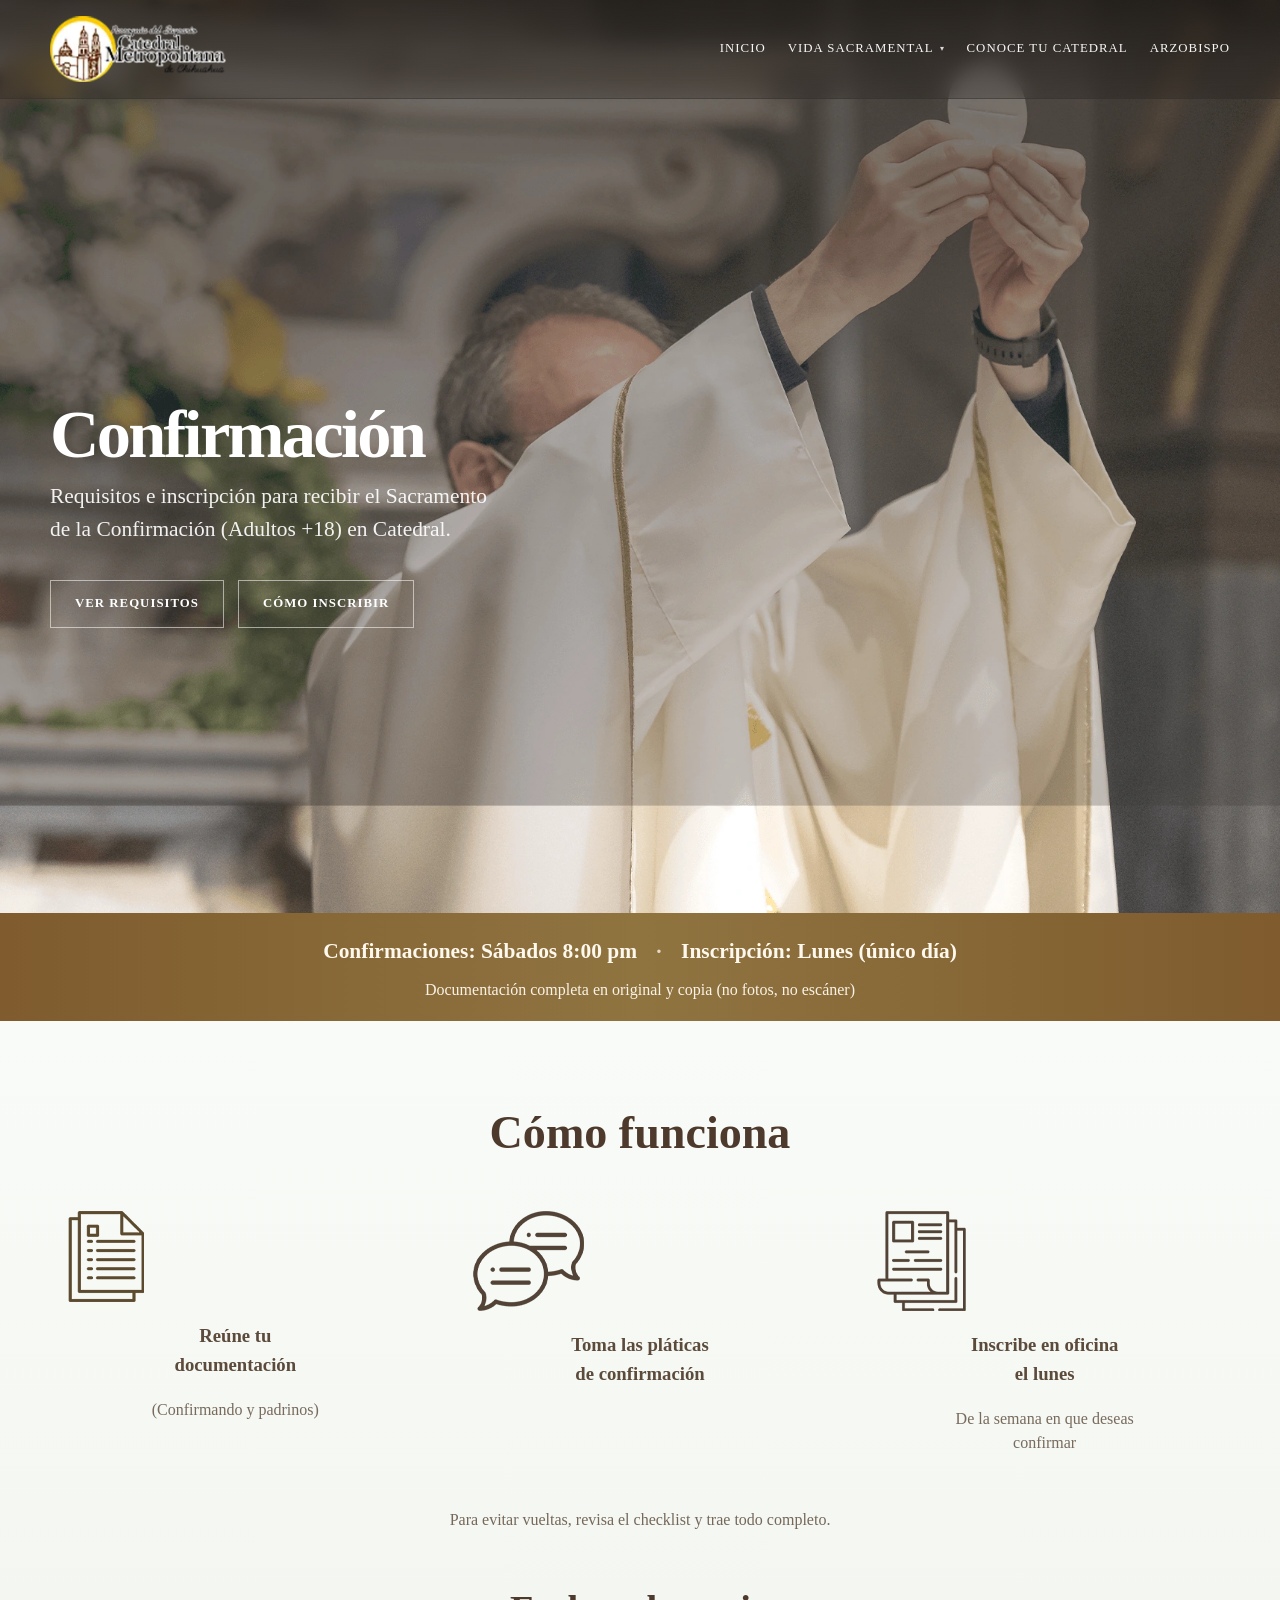
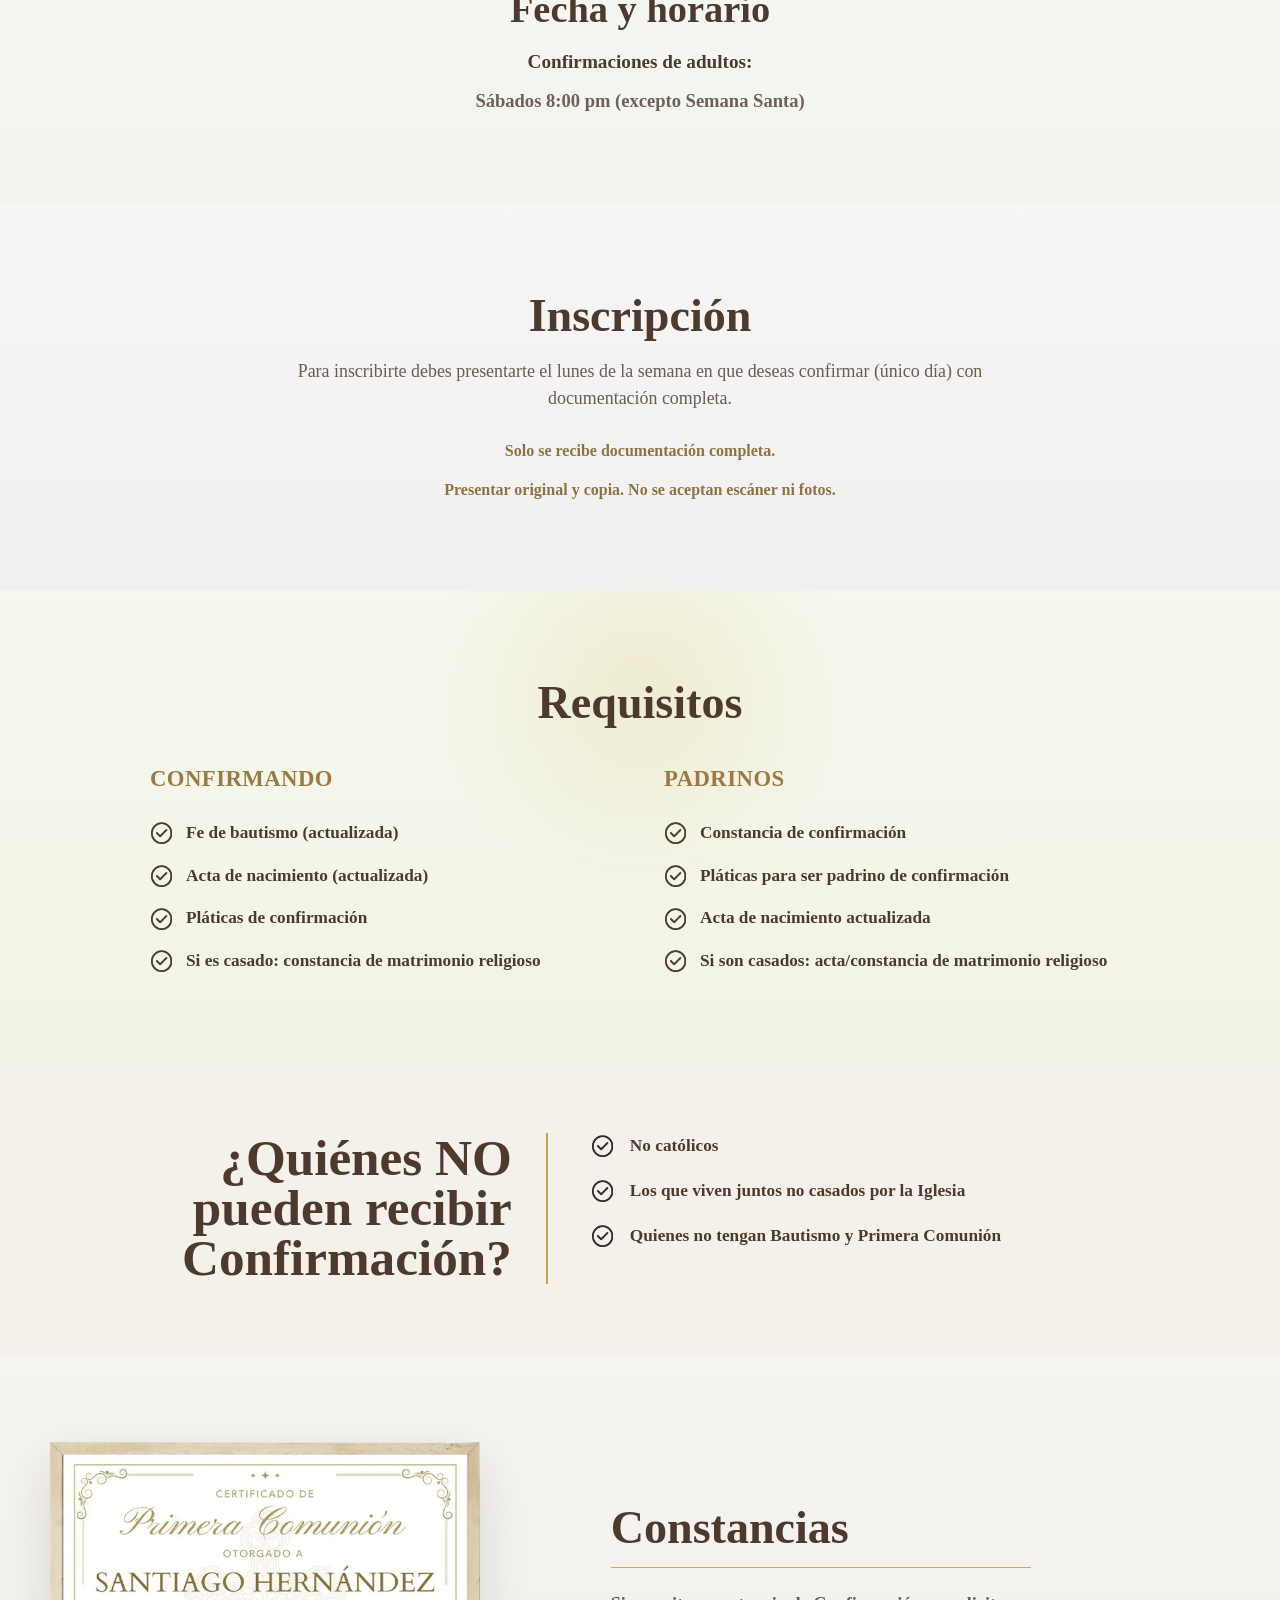
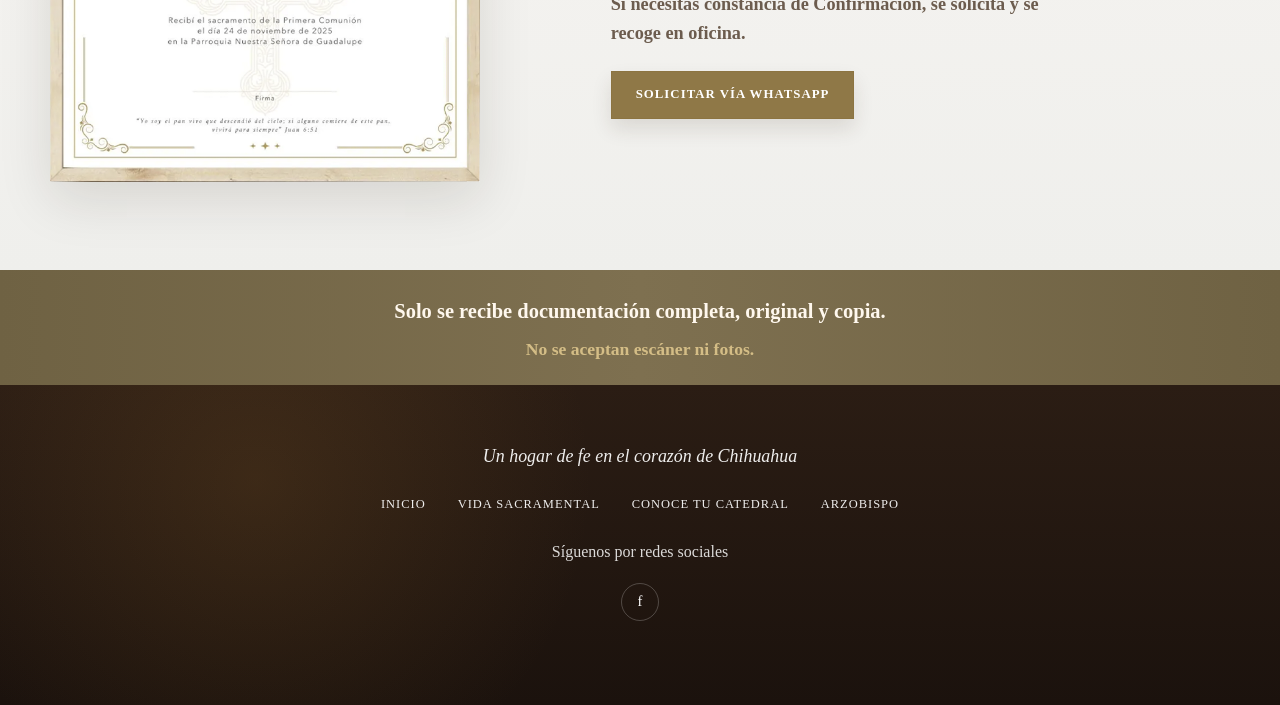
<file: confirmacion.html>
<!DOCTYPE html>
<html lang="es">
<head>
  <meta charset="UTF-8" />
  <meta name="viewport" content="width=device-width, initial-scale=1.0" />
  <title>Confirmación | Catedral Metropolitana de Chihuahua</title>
  <meta name="description" content="Requisitos e inscripción para recibir el Sacramento de la Confirmación en Catedral." />
  <link rel="stylesheet" href="src/css/base.css" />
  <link rel="stylesheet" href="src/css/sacramental.css" />
  <style>
.section { padding: 88px 0; }

    .section-title {
      margin: 0 0 18px;
      font-size: clamp(2.2rem, 3.6vw, 3.5rem);
      line-height: 1.04;
      color: var(--brown);
      font-weight: 700;
      text-align: center;
    }

    .section-subtitle {
      margin: 0;
      font-size: 1.08rem;
      color: rgba(93,75,60,0.84);
      text-align: center;
    }

    .hero {
      background-color: #1a1410;
      background-image: url('src/img/Seccion 5 Background.png');
    }

    

    .hero-content {
      display: grid;
      grid-template-columns: minmax(280px, 560px) 1fr;
      gap: 24px;
      align-items: center;
      min-height: calc(100svh - 86px);
      padding: 64px 0 72px;
    }

    .hero-copy {
      max-width: 560px;
      padding: 6vh 0 0;
    }

    .hero-title {
      margin: 0 0 12px;
      font-size: clamp(2.6rem, 5.35vw, 4.5rem);
      line-height: 0.96;
      font-weight: 700;
      letter-spacing: -0.04em;
    }

    .hero-subtitle {
      margin: 0 0 34px;
      font-size: clamp(1.08rem, 1.8vw, 1.34rem);
      color: rgba(255,255,255,0.92);
      max-width: 460px;
    }

    .hero-actions {
      display: flex;
      gap: 14px;
      flex-wrap: wrap;
    }

    .info-band {
      background: linear-gradient(90deg, #7f5b2d 0%, #8f7440 50%, #7f5b2d 100%);
      color: #fff8ed;
      text-align: center;
      padding: 22px 0 18px;
    }

    .info-band strong {
      font-size: 1.34rem;
      font-weight: 700;
    }

    .info-band .divider {
      display: inline-block;
      margin: 0 14px;
      opacity: 0.78;
    }

    .info-band p {
      margin: 10px 0 0;
      font-size: 1rem;
      opacity: 0.96;
    }

    .how-it-works {
      background: linear-gradient(180deg, #f8fbf7 0%, #f2f5ef 100%);
      text-align: center;
    }

    .steps-grid {
      margin-top: 44px;
      display: grid;
      grid-template-columns: repeat(3, 1fr);
      gap: 34px;
    }

    .step-card {
      padding: 10px 18px;
    }

    .step-card .step-card h3 {
      margin: 0 0 8px;
      font-size: 1.4rem;
      line-height: 1.18;
      color: var(--brown);
      font-weight: 700;
    }

    .step-card p {
      margin: 0;
      font-size: 1rem;
      color: rgba(93,75,60,0.82);
      max-width: 240px;
      margin-inline: auto;
    }

    .works-note {
      margin-top: 42px;
      font-size: 1rem;
      color: rgba(93,75,60,0.84);
    }

    .schedule-block {
      margin-top: 56px;
    }

    .schedule-block h3 {
      margin: 0 0 18px;
      font-size: clamp(2rem, 3vw, 3rem);
      color: var(--brown);
      line-height: 1.05;
    }

    .schedule-block p {
      margin: 0 0 10px;
      font-size: 1.2rem;
      color: var(--brown);
      font-weight: 700;
    }

    .schedule-block span {
      display: block;
      font-size: 1.16rem;
      color: rgba(93,75,60,0.88);
      font-weight: 700;
    }

    .registration {
      background: linear-gradient(180deg, #f8f6f5 0%, #f1efef 100%);
      text-align: center;
    }

    .content-narrow {
      width: min(100%, 760px);
      margin: 0 auto;
    }

    .registration p {
      margin: 0 0 18px;
      font-size: 1.12rem;
      color: rgba(93,75,60,0.9);
    }

    .registration .highlight {
      display: block;
      margin-top: 26px;
      color: #8c7441;
      font-weight: 700;
    }

    .requirements {
      background: radial-gradient(circle at 50% 20%, rgba(226,214,154,0.34), transparent 28%), linear-gradient(180deg, #f6f8ee 0%, #f1f3e6 100%);
    }

    .requirements-grid {
      margin-top: 34px;
      display: grid;
      grid-template-columns: repeat(2, 1fr);
      gap: 48px;
    }

    .req-card h3 {
      margin: 0 0 24px;
      font-size: 1.42rem;
      color: #9a7a40;
      text-transform: uppercase;
      letter-spacing: 0.02em;
    }

    .check-list {
      list-style: none;
      margin: 0;
      padding: 0;
      display: grid;
      gap: 16px;
    }

    .check-list li {
      position: relative;
      padding-left: 36px;
      font-size: 1.08rem;
      color: var(--brown);
      font-weight: 700;
    }

    .check-list li::before {
      content: '';
      position: absolute;
      left: 0;
      top: 0.12em;
      width: 22px;
      height: 22px;
      background: url('src/img/Icono checklist.png') center center / contain no-repeat;
    }

    .not-allowed {
      background: #f4f1ea;
      padding-top: 70px;
      padding-bottom: 70px;
    }

    .not-allowed-grid {
      display: grid;
      grid-template-columns: 0.85fr 1.15fr;
      gap: 44px;
      align-items: start;
    }

    .not-allowed-title {
      text-align: right;
      padding-right: 34px;
      border-right: 2px solid #c7a34f;
    }

    .not-allowed-title h2 {
      margin: 0;
      font-size: clamp(2.2rem, 4vw, 3.8rem);
      line-height: 0.98;
      color: var(--brown);
      font-weight: 700;
    }

    .not-list {
      list-style: none;
      margin: 0;
      padding: 0;
      display: grid;
      gap: 18px;
    }

    .not-list li {
      position: relative;
      padding-left: 38px;
      font-size: 1.08rem;
      color: var(--brown);
      font-weight: 700;
    }

    .not-list li::before {
      content: '';
      position: absolute;
      left: 0;
      top: 0.12em;
      width: 22px;
      height: 22px;
      background: url('src/img/Icono checklist.png') center center / contain no-repeat;
      filter: grayscale(1) brightness(0.75);
    }

    .closing-band {
      background: linear-gradient(90deg, #6f6243 0%, #7e7050 50%, #6f6243 100%);
      color: #fff8ee;
      text-align: center;
      padding: 26px 0 22px;
    }

    .closing-band strong {
      display: block;
      font-size: 1.28rem;
      font-weight: 700;
      margin-bottom: 8px;
    }

    .closing-band span {
      font-size: 1.1rem;
      opacity: 0.96;
      font-weight: 700;
      color: #d8c189;
    }

    .records {
      background: linear-gradient(180deg, #f6f4f1 0%, #efefec 100%);
    }

    .records-grid {
      display: grid;
      grid-template-columns: 0.9fr 1.1fr;
      gap: 54px;
      align-items: center;
    }

    .records-image {
      max-width: 430px;
      box-shadow: var(--shadow);
    }

    .records-copy h2 {
      margin: 0 0 16px;
      font-size: clamp(2.2rem, 3.6vw, 3.6rem);
      line-height: 1.02;
      color: var(--brown);
      font-weight: 700;
    }

    .records-copy .line {
      width: min(100%, 420px);
      height: 1px;
      background: #cda85b;
      margin-bottom: 22px;
    }

    .records-copy p {
      margin: 0 0 24px;
      font-size: 1.14rem;
      color: rgba(93,75,60,0.9);
      font-weight: 700;
      max-width: 440px;
    }

    @media (max-width: 1080px) {
      .hero-content,
      .not-allowed-grid,
      .records-grid {
        grid-template-columns: 1fr;
      }
      .requirements-grid,
      .steps-grid {
        grid-template-columns: 1fr;
        gap: 32px;
      }
      .records-image { max-width: 440px; }
      .not-allowed-title {
        text-align: center;
        padding-right: 0;
        border-right: 0;
        border-bottom: 2px solid #c7a34f;
        padding-bottom: 24px;
      }
    }

    @media (max-width: 820px) {
      .nav-links.active { display: flex; }
      .hero-content { min-height: auto; }
      .hero-copy { padding-top: 12vh; padding-bottom: 8vh; }
      .info-band strong {
        display: block;
        line-height: 1.4;
      }
      .info-band .divider { display: none; }
      .steps-grid,
      .requirements-grid { grid-template-columns: 1fr; }
    }

    @media (max-width: 640px) {
      .registration p,
      .check-list li,
      .not-list li,
      .records-copy p { font-size: 0.94rem; }
    }
  </style>
</head>
<body>
  <header class="hero" id="inicio">
    <div class="nav-wrap">
      <div class="container nav">
        <a class="brand" href="index.html#inicio" aria-label="Catedral Metropolitana de Chihuahua">
          <img src="src/img/Logo Catedral.png" alt="Logo de Catedral Metropolitana de Chihuahua" />
        </a>
        <button class="menu-toggle" id="menuToggle" aria-expanded="false" aria-controls="navLinks">Menú</button>
        <nav class="nav-links" id="navLinks">
          <a href="index.html#inicio">Inicio</a>
          <div class="nav-dropdown">
            <button type="button" class="nav-dropdown-toggle" id="navSacramentalToggle" aria-expanded="false" aria-haspopup="true" aria-controls="navSacramentalMenu">
              Vida Sacramental <span class="caret" aria-hidden="true">▾</span>
            </button>
            <div class="nav-dropdown-panel" id="navSacramentalMenu" role="menu">
              <a href="bautismo.html" role="menuitem">Bautismo</a>
              <a href="primera_comunion.html" role="menuitem">Primera comunión</a>
              <a href="confirmacion.html" role="menuitem">Confirmación</a>
              <a href="matrimonio.html" role="menuitem">Matrimonio</a>
            </div>
          </div>
          <a href="conoce_tu_catedral.html">Conoce tu Catedral</a>
          <a href="arzobispo.html#inicio">Arzobispo</a>
        </nav>
      </div>
    </div>

    <div class="container hero-content">
      <div class="hero-copy">
        <h1 class="hero-title">Confirmación</h1>
        <p class="hero-subtitle">Requisitos e inscripción para recibir el Sacramento de la Confirmación (Adultos +18) en Catedral.</p>
        <div class="hero-actions">
          <a class="btn" href="#requisitos">Ver requisitos</a>
          <a class="btn" href="#inscripcion">Cómo inscribir</a>
        </div>
      </div>
      <div></div>
    </div>
  </header>

  <section class="info-band">
    <div class="container">
      <strong>Confirmaciones: Sábados 8:00 pm <span class="divider">·</span> Inscripción: Lunes (único día)</strong>
      <p>Documentación completa en original y copia (no fotos, no escáner)</p>
    </div>
  </section>

  <main>
    <section class="section how-it-works">
      <div class="container">
        <h2 class="section-title">Cómo funciona</h2>

        <div class="steps-grid">
          <article class="step-card">
            <img src="src/img/Seccion 2 icono Reúne tu documentacion.png" alt="Ícono reúne tu documentación" />
            <h3>Reúne tu<br />documentación</h3>
            <p>(Confirmando y padrinos)</p>
          </article>

          <article class="step-card">
            <img src="src/img/Seccion 2 icono Toma las pláticas.png" alt="Ícono toma las pláticas" />
            <h3>Toma las pláticas<br />de confirmación</h3>
            <p>&nbsp;</p>
          </article>

          <article class="step-card">
            <img src="src/img/Seccion 2 icono Inscribe en oficina.png" alt="Ícono inscribe en oficina" />
            <h3>Inscribe en oficina<br />el lunes</h3>
            <p>De la semana en que deseas confirmar</p>
          </article>
        </div>

        <p class="works-note">Para evitar vueltas, revisa el checklist y trae todo completo.</p>

        <div class="schedule-block">
          <h3>Fecha y horario</h3>
          <p>Confirmaciones de adultos:</p>
          <span>Sábados 8:00 pm (excepto Semana Santa)</span>
        </div>
      </div>
    </section>

    <section class="section registration" id="inscripcion">
      <div class="container content-narrow">
        <h2 class="section-title">Inscripción</h2>
        <p>Para inscribirte debes presentarte el lunes de la semana en que deseas confirmar (único día) con documentación completa.</p>
        <span class="highlight">Solo se recibe documentación completa.</span>
        <span class="highlight" style="margin-top: 14px;">Presentar original y copia. No se aceptan escáner ni fotos.</span>
      </div>
    </section>

    <section class="section requirements" id="requisitos">
      <div class="container content-narrow" style="width:min(100%, 980px);">
        <h2 class="section-title">Requisitos</h2>

        <div class="requirements-grid">
          <article class="req-card">
            <h3>Confirmando</h3>
            <ul class="check-list">
              <li>Fe de bautismo (actualizada)</li>
              <li>Acta de nacimiento (actualizada)</li>
              <li>Pláticas de confirmación</li>
              <li>Si es casado: constancia de matrimonio religioso</li>
            </ul>
          </article>

          <article class="req-card">
            <h3>Padrinos</h3>
            <ul class="check-list">
              <li>Constancia de confirmación</li>
              <li>Pláticas para ser padrino de confirmación</li>
              <li>Acta de nacimiento actualizada</li>
              <li>Si son casados: acta/constancia de matrimonio religioso</li>
            </ul>
          </article>
        </div>
      </div>
    </section>

    <section class="not-allowed">
      <div class="container content-narrow" style="width:min(100%, 980px);">
        <div class="not-allowed-grid">
          <div class="not-allowed-title">
            <h2>¿Quiénes NO<br />pueden recibir<br />Confirmación?</h2>
          </div>
          <div>
            <ul class="not-list">
              <li>No católicos</li>
              <li>Los que viven juntos no casados por la Iglesia</li>
              <li>Quienes no tengan Bautismo y Primera Comunión</li>
            </ul>
          </div>
        </div>
      </div>
    </section>

    <section class="section records">
      <div class="container records-grid">
        <div class="records-image">
          <img src="src/img/Seccion 6 constancias.png" alt="Ejemplo de constancia de Confirmación" />
        </div>

        <div class="records-copy">
          <h2>Constancias</h2>
          <div class="line"></div>
          <p>Si necesitas constancia de Confirmación, se solicita y se recoge en oficina.</p>
          <a class="btn btn--gold" href="https://wa.me/526149802392" target="_blank" rel="noopener noreferrer">Solicitar vía WhatsApp</a>
        </div>
      </div>
    </section>

    <section class="closing-band">
      <div class="container">
        <strong>Solo se recibe documentación completa, original y copia.</strong>
        <span>No se aceptan escáner ni fotos.</span>
      </div>
    </section>
  </main>

  <footer>
    <div class="container">
      <p class="footer-title">Un hogar de fe en el corazón de Chihuahua</p>
      <div class="footer-links">
        <a href="index.html#inicio">Inicio</a>
        <a href="index.html#vida-sacramental">Vida Sacramental</a>
        <a href="conoce_tu_catedral.html#inicio">Conoce tu Catedral</a>
        <a href="arzobispo.html#inicio">Arzobispo</a>
      </div>
      <p style="text-align:center; margin:0; opacity:0.84;">Síguenos por redes sociales</p>
      <div class="socials">
        
        <a href="https://www.facebook.com/catedraldechihuahuaoficial" aria-label="Facebook">f</a>
      </div>
    </div>
  </footer>

  <script>
    const menuToggle = document.getElementById('menuToggle');
    const navLinks = document.getElementById('navLinks');

    if (menuToggle) {
      menuToggle.addEventListener('click', () => {
        const expanded = menuToggle.getAttribute('aria-expanded') === 'true';
        menuToggle.setAttribute('aria-expanded', String(!expanded));
        navLinks.classList.toggle('active');
        document.querySelectorAll('.nav-dropdown.is-open').forEach((el) => {
          el.classList.remove('is-open');
          const t = el.querySelector('.nav-dropdown-toggle');
          if (t) t.setAttribute('aria-expanded', 'false');
        });
      });
    }

    const sacramentalDropdown = document.querySelector('.nav-dropdown');
    const sacramentalToggle = document.getElementById('navSacramentalToggle');
    if (sacramentalToggle && sacramentalDropdown) {
      sacramentalToggle.addEventListener('click', (e) => {
        if (window.matchMedia('(max-width: 820px)').matches) {
          e.stopPropagation();
          const open = sacramentalDropdown.classList.toggle('is-open');
          sacramentalToggle.setAttribute('aria-expanded', String(open));
        }
      });
    }

    document.addEventListener('click', (e) => {
      const dd = document.querySelector('.nav-dropdown');
      if (dd && dd.classList.contains('is-open') && !dd.contains(e.target)) {
        dd.classList.remove('is-open');
        const t = dd.querySelector('.nav-dropdown-toggle');
        if (t) t.setAttribute('aria-expanded', 'false');
      }
    });

    document.addEventListener('keydown', (event) => {
      if (event.key === 'Escape') {
        document.querySelectorAll('.nav-dropdown.is-open').forEach((el) => {
          el.classList.remove('is-open');
          const t = el.querySelector('.nav-dropdown-toggle');
          if (t) t.setAttribute('aria-expanded', 'false');
        });
      }
    });
  </script>
</body>
</html>
</file>
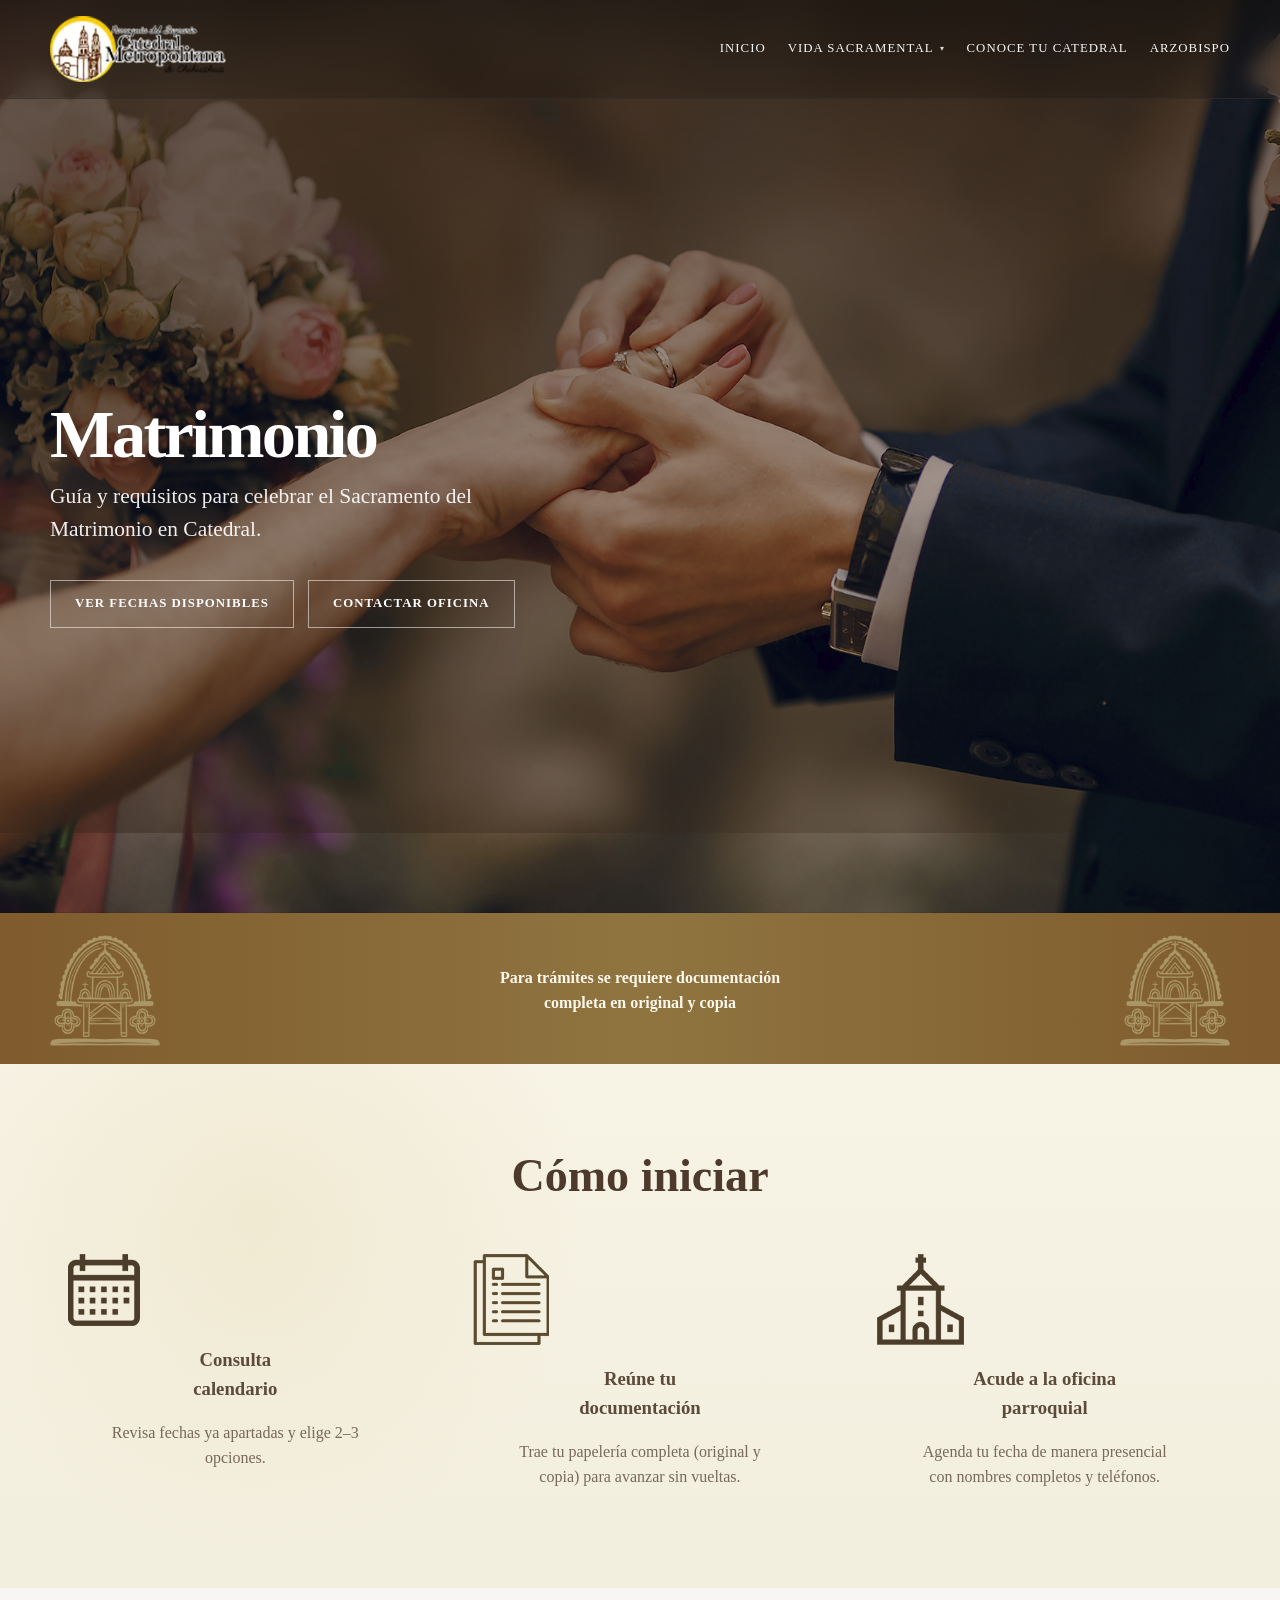
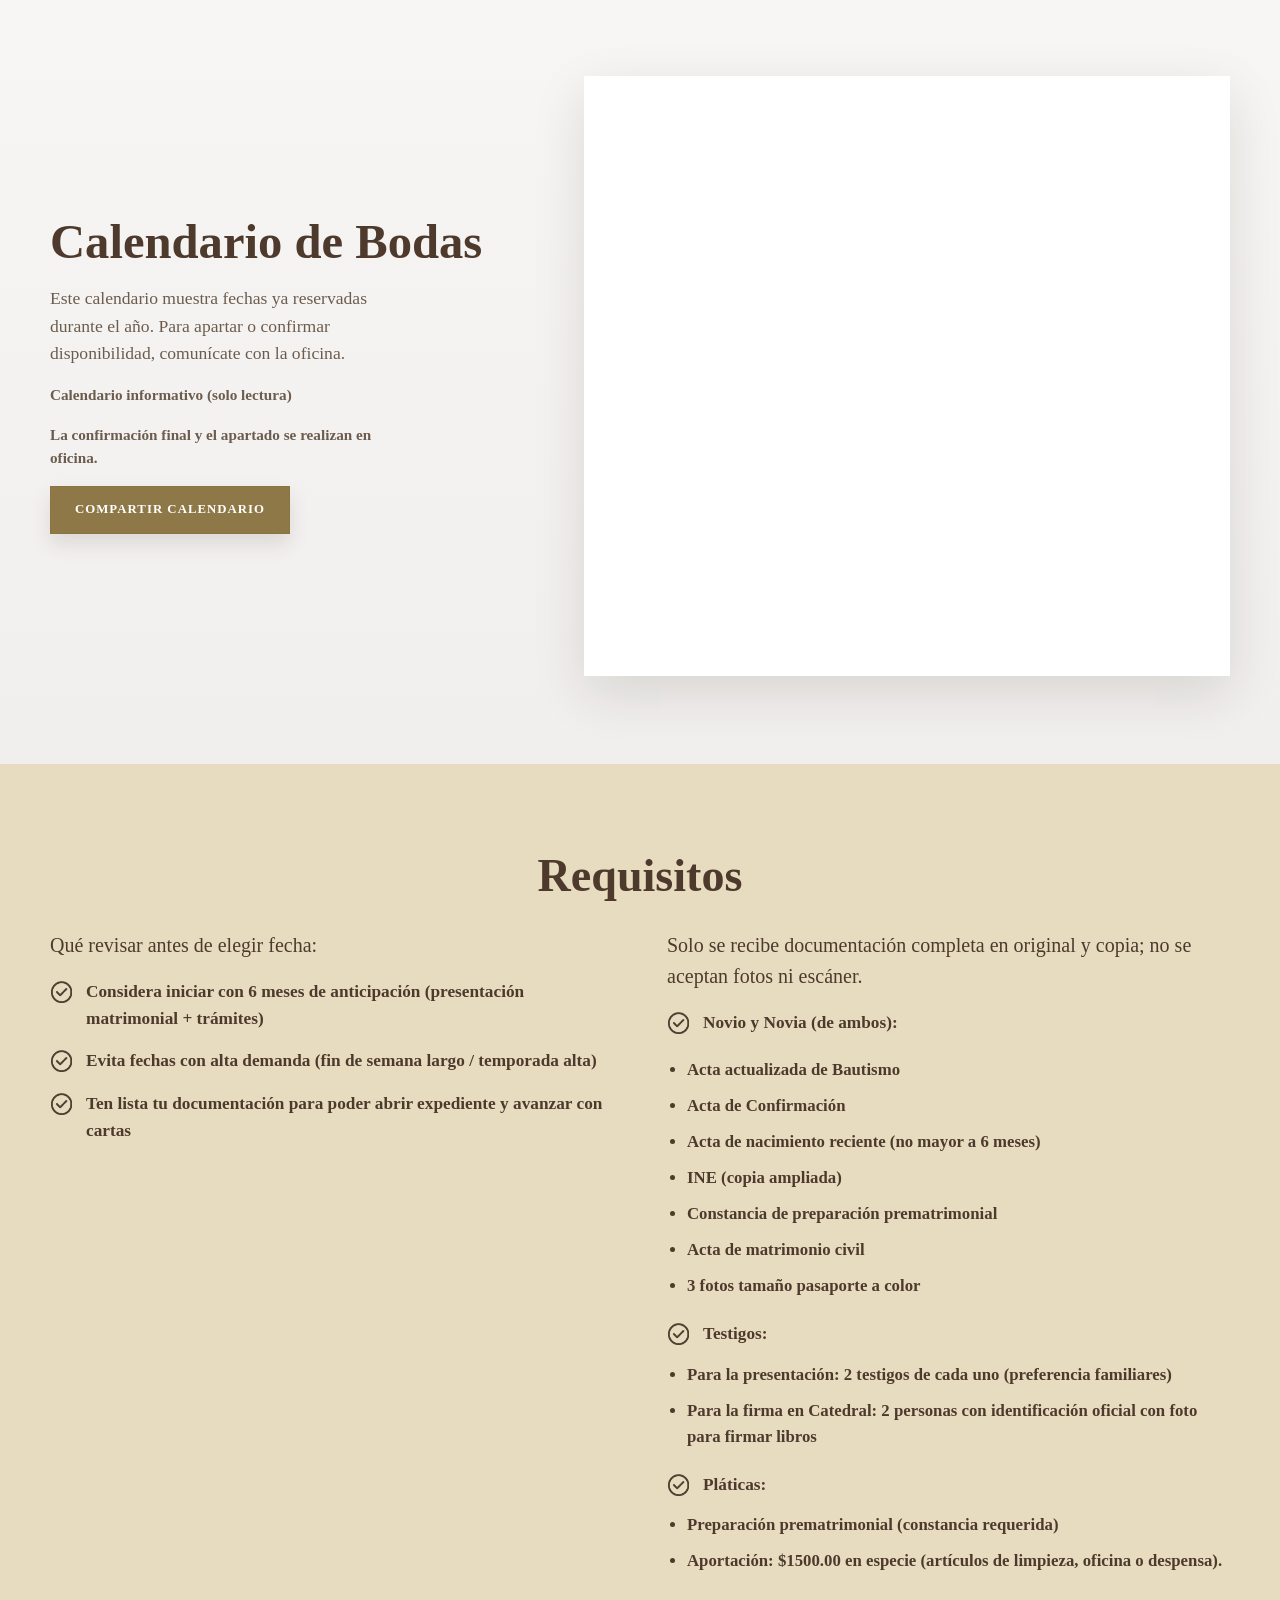
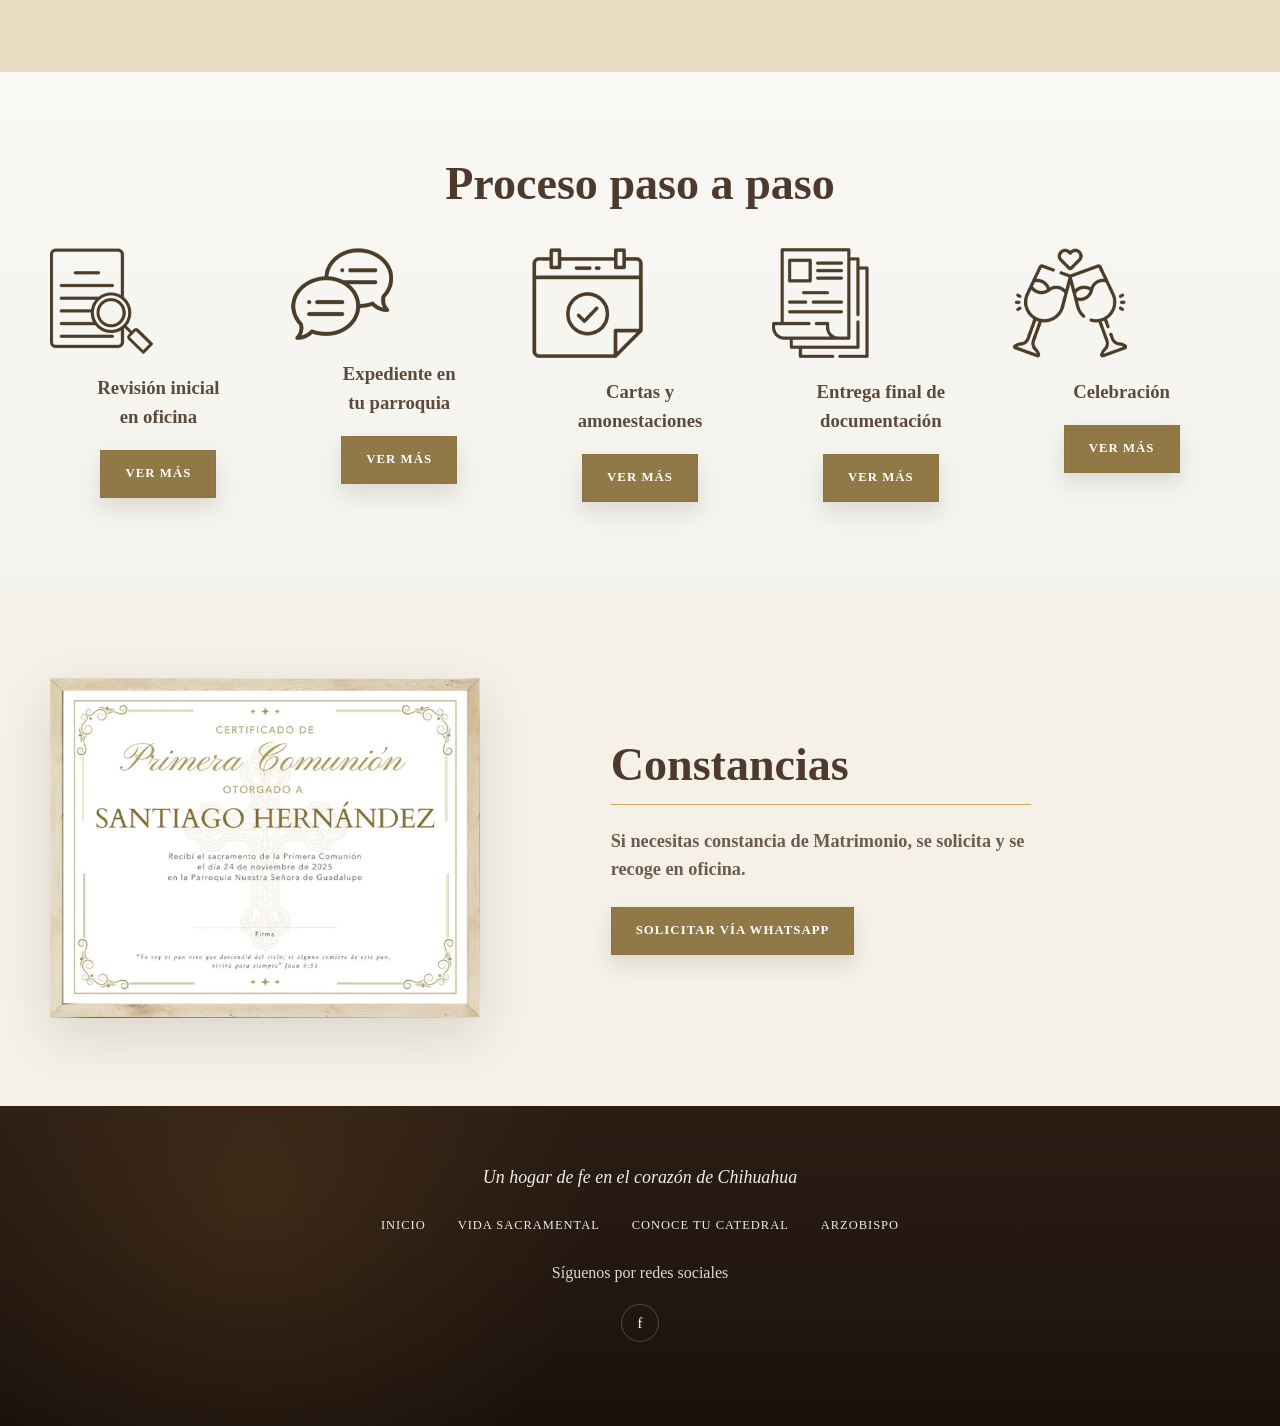
<file: matrimonio.html>
<!DOCTYPE html>
<html lang="es">
<head>
  <meta charset="UTF-8" />
  <meta name="viewport" content="width=device-width, initial-scale=1.0" />
  <title>Matrimonio | Catedral Metropolitana de Chihuahua</title>
  <meta name="description" content="Guía y requisitos para celebrar el Sacramento del Matrimonio en Catedral." />
  <link rel="stylesheet" href="src/css/base.css" />
  <link rel="stylesheet" href="src/css/sacramental.css" />
  <style>
.section { padding: 88px 0; }

    .section-title {
      margin: 0 0 18px;
      font-size: clamp(2.2rem, 3.6vw, 3.5rem);
      line-height: 1.04;
      color: var(--brown);
      font-weight: 700;
      text-align: center;
    }

    .section-subtitle {
      margin: 0;
      font-size: 1.08rem;
      color: rgba(93,75,60,0.84);
      text-align: center;
    }

    .hero {
      background-color: #1a1410;
      background-image: url('src/img/Seccion 1 Background.png');
    }

    

    .hero-content {
      display: grid;
      grid-template-columns: minmax(280px, 560px) 1fr;
      gap: 24px;
      align-items: center;
      min-height: calc(100svh - 86px);
      padding: 64px 0 72px;
    }

    .hero-copy {
      max-width: 520px;
      padding: 6vh 0 0;
    }

    .hero-title {
      margin: 0 0 12px;
      font-size: clamp(2.6rem, 5.35vw, 4.5rem);
      line-height: 0.96;
      font-weight: 700;
      letter-spacing: -0.04em;
    }

    .hero-subtitle {
      margin: 0 0 34px;
      font-size: clamp(1.08rem, 1.8vw, 1.34rem);
      color: rgba(255,255,255,0.92);
      max-width: 430px;
    }

    .hero-actions {
      display: flex;
      gap: 14px;
      flex-wrap: wrap;
    }

    .info-band {
      background: linear-gradient(90deg, #7f5b2d 0%, #8f7440 50%, #7f5b2d 100%);
      color: #fff8ed;
      text-align: center;
      padding: 22px 0 18px;
    }

    .band-grid {
      display: grid;
      grid-template-columns: 110px 1fr 110px;
      gap: 20px;
      align-items: center;
    }

    .band-grid .info-band strong {
      display: block;
      font-size: 1.28rem;
      font-weight: 700;
      line-height: 1.35;
    }

    .how-start {
      background: radial-gradient(circle at 20% 30%, rgba(221,205,150,0.22), transparent 30%), linear-gradient(180deg, #f7f3e5 0%, #f3efdf 100%);
      text-align: center;
    }

    .steps-grid {
      margin-top: 44px;
      display: grid;
      grid-template-columns: repeat(3, 1fr);
      gap: 34px;
    }

    .step-card {
      padding: 10px 18px;
    }

    .step-card .step-card h3 {
      margin: 0 0 10px;
      font-size: 1.42rem;
      line-height: 1.18;
      color: var(--brown);
      font-weight: 700;
    }

    .step-card p {
      margin: 0;
      font-size: 1rem;
      color: rgba(93,75,60,0.82);
      max-width: 260px;
      margin-inline: auto;
    }

    .calendar-section {
      background: linear-gradient(180deg, #f7f6f4 0%, #f1efee 100%);
    }

    .calendar-grid {
      display: grid;
      grid-template-columns: 0.86fr 1.14fr;
      gap: 46px;
      align-items: center;
    }

    .calendar-copy h2 {
      margin: 0 0 18px;
      font-size: clamp(2.2rem, 3.8vw, 3.8rem);
      line-height: 1.02;
      color: var(--brown);
      font-weight: 700;
    }

    .calendar-copy p {
      margin: 0 0 16px;
      font-size: 1.1rem;
      color: rgba(93,75,60,0.9);
      max-width: 360px;
    }

    .calendar-copy .small {
      font-size: 0.95rem;
      font-weight: 700;
      color: rgba(93,75,60,0.9);
    }

    .calendar-frame {
      display: grid;
      justify-items: end;
    }

    .calendar-embed {
      width: 100%;
      max-width: 760px;
      border: 0;
      min-height: 500px;
      background: #fff;
      box-shadow: var(--shadow);
    }

    .requirements {
      background: #e7dcc0;
    }

    .requirements-grid {
      margin-top: 30px;
      display: grid;
      grid-template-columns: repeat(2, 1fr);
      gap: 54px;
    }

    .requirements h3 {
      margin: 0 0 18px;
      font-size: 1.25rem;
      color: var(--brown);
      font-weight: 400;
    }

    .check-list {
      list-style: none;
      margin: 0;
      padding: 0;
      display: grid;
      gap: 16px;
    }

    .check-list li {
      position: relative;
      padding-left: 36px;
      font-size: 1.08rem;
      color: var(--brown);
      font-weight: 700;
    }

    .check-list li::before {
      content: '';
      position: absolute;
      left: 0;
      top: 0.12em;
      width: 22px;
      height: 22px;
      background: url('src/img/Icono checklist.png') center center / contain no-repeat;
      filter: sepia(0.35) saturate(0.8);
    }

    .requirements .plain-list {
      margin: 0;
      padding-left: 20px;
      color: var(--brown);
      font-weight: 700;
    }

    .requirements .plain-list li {
      margin-bottom: 10px;
      font-size: 1.05rem;
    }

    .process {
      background: linear-gradient(180deg, #f9f8f4 0%, #f3f2ed 100%);
      text-align: center;
    }

    .process-grid {
      margin-top: 40px;
      display: grid;
      grid-template-columns: repeat(5, 1fr);
      gap: 24px;
    }

    .process-card .process-card h3 {
      margin: 0 0 18px;
      font-size: 1.18rem;
      line-height: 1.16;
      color: var(--brown);
      font-weight: 700;
      min-height: 56px;
    }

    .process-card .records {
      background: linear-gradient(180deg, #f6f4f1 0%, #efefec 100%);
    }

    .records-grid {
      display: grid;
      grid-template-columns: 0.9fr 1.1fr;
      gap: 54px;
      align-items: center;
    }

    .records-image {
      max-width: 430px;
      box-shadow: var(--shadow);
    }

    .records-copy h2 {
      margin: 0 0 16px;
      font-size: clamp(2.2rem, 3.6vw, 3.6rem);
      line-height: 1.02;
      color: var(--brown);
      font-weight: 700;
    }

    .records-copy .line {
      width: min(100%, 420px);
      height: 1px;
      background: #cda85b;
      margin-bottom: 22px;
    }

    .records-copy p {
      margin: 0 0 24px;
      font-size: 1.14rem;
      color: rgba(93,75,60,0.9);
      font-weight: 700;
      max-width: 440px;
    }

      position: fixed;
      inset: 0;
      background: rgba(14,10,7,0.68);
      display: none;
      align-items: center;
      justify-content: center;
      padding: 24px;
      z-index: 60;
    }

    .modal.active { display: flex; }

    .modal-card {
      width: min(100%, 620px);
      max-height: 88vh;
      overflow: auto;
      background: linear-gradient(180deg, #fbf8f0 0%, #f6f1e7 100%);
      border: 1px solid rgba(111,90,52,0.18);
      box-shadow: 0 28px 70px rgba(26, 19, 11, 0.32);
      position: relative;
      padding: 28px 28px 32px;
    }

    .modal-close {
      position: absolute;
      right: 12px;
      top: 10px;
      width: 42px;
      height: 42px;
      border: 0;
      background: transparent;
      color: var(--gold-dark);
      font-size: 1.7rem;
      cursor: pointer;
    }

    .modal h3 {
      margin: 0 0 12px;
      font-size: 2rem;
      line-height: 1.05;
      color: var(--brown);
    }

    .modal p {
      margin: 0 0 12px;
      font-size: 1.04rem;
      color: rgba(90, 70, 57, 0.9);
    }

    @media (max-width: 1180px) {
      .process-grid { grid-template-columns: repeat(2, 1fr); }
    }

    @media (max-width: 1080px) {
      .hero-content,
      .calendar-grid,
      .band-grid,
      .records-grid {
        grid-template-columns: 1fr;
      }
      .steps-grid,
      .requirements-grid {
        grid-template-columns: 1fr;
        gap: 32px;
      }
      .records-image { max-width: 440px; }
      .calendar-frame { justify-items: stretch; }
      .calendar-embed { max-width: none; }
      .calendar-copy p { max-width: none; }
    }

    @media (max-width: 820px) {
      .nav-links.active { display: flex; }
      .hero-content { min-height: auto; }
      .hero-copy { padding-top: 12vh; padding-bottom: 8vh; }
      .info-band strong {
        display: block;
        line-height: 1.4;
      }
      .steps-grid,
      .requirements-grid,
      .process-grid { grid-template-columns: 1fr; }
    }

    @media (max-width: 640px) {
      .calendar-embed { min-height: 360px; }
      .check-list li,
      .requirements .plain-list li,
      .calendar-copy p,
      .records-copy p { font-size: 0.94rem; }
    }
  </style>
</head>
<body>
  <header class="hero" id="inicio">
    <div class="nav-wrap">
      <div class="container nav">
        <a class="brand" href="index.html#inicio" aria-label="Catedral Metropolitana de Chihuahua">
          <img src="src/img/Logo Catedral.png" alt="Logo de Catedral Metropolitana de Chihuahua" />
        </a>
        <button class="menu-toggle" id="menuToggle" aria-expanded="false" aria-controls="navLinks">Menú</button>
        <nav class="nav-links" id="navLinks">
          <a href="index.html#inicio">Inicio</a>
          <div class="nav-dropdown">
            <button type="button" class="nav-dropdown-toggle" id="navSacramentalToggle" aria-expanded="false" aria-haspopup="true" aria-controls="navSacramentalMenu">
              Vida Sacramental <span class="caret" aria-hidden="true">▾</span>
            </button>
            <div class="nav-dropdown-panel" id="navSacramentalMenu" role="menu">
              <a href="bautismo.html" role="menuitem">Bautismo</a>
              <a href="primera_comunion.html" role="menuitem">Primera comunión</a>
              <a href="confirmacion.html" role="menuitem">Confirmación</a>
              <a href="matrimonio.html" role="menuitem">Matrimonio</a>
            </div>
          </div>
          <a href="conoce_tu_catedral.html">Conoce tu Catedral</a>
          <a href="arzobispo.html#inicio">Arzobispo</a>
        </nav>
      </div>
    </div>

    <div class="container hero-content">
      <div class="hero-copy">
        <h1 class="hero-title">Matrimonio</h1>
        <p class="hero-subtitle">Guía y requisitos para celebrar el Sacramento del Matrimonio en Catedral.</p>
        <div class="hero-actions">
          <a class="btn" href="#calendario-bodas">Ver fechas disponibles</a>
          <button class="btn" data-modal="modal-contacto">Contactar oficina</button>
        </div>
      </div>
      <div></div>
    </div>
  </header>

  <section class="info-band">
    <div class="container band-grid">
      <img src="src/img/Seccion 2 Iconos.png" alt="Ícono decorativo matrimonial" />
      <strong>Para trámites se requiere documentación<br />completa en original y copia</strong>
      <img src="src/img/Seccion 2 Iconos.png" alt="Ícono decorativo matrimonial" />
    </div>
  </section>

  <main>
    <section class="section how-start">
      <div class="container">
        <h2 class="section-title">Cómo iniciar</h2>

        <div class="steps-grid">
          <article class="step-card">
            <img src="src/img/Seccion 3 Icono Consulta Calendario.png" alt="Ícono consulta calendario" />
            <h3>Consulta<br />calendario</h3>
            <p>Revisa fechas ya apartadas y elige 2–3 opciones.</p>
          </article>

          <article class="step-card">
            <img src="src/img/Seccion 3 Icono Reune tu Documentacion.png" alt="Ícono reúne tu documentación" />
            <h3>Reúne tu<br />documentación</h3>
            <p>Trae tu papelería completa (original y copia) para avanzar sin vueltas.</p>
          </article>

          <article class="step-card">
            <img src="src/img/Seccion 3 Icono Acude a la Oficina Parroquial.png" alt="Ícono acude a la oficina parroquial" />
            <h3>Acude a la oficina<br />parroquial</h3>
            <p>Agenda tu fecha de manera presencial con nombres completos y teléfonos.</p>
          </article>
        </div>
      </div>
    </section>

    <section class="section calendar-section" id="calendario-bodas">
      <div class="container calendar-grid">
        <div class="calendar-copy">
          <h2>Calendario de Bodas</h2>
          <p>Este calendario muestra fechas ya reservadas durante el año. Para apartar o confirmar disponibilidad, comunícate con la oficina.</p>
          <p class="small">Calendario informativo (solo lectura)</p>
          <p class="small">La confirmación final y el apartado se realizan en oficina.</p>
          <a class="btn btn--gold" href="https://calendar.google.com/calendar/embed?src=738eaca07530b9373d27b7bf0faf61393eefedca4425d1638c0f486602bafb64%40group.calendar.google.com&ctz=America%2FMexico_City" target="_blank" rel="noopener noreferrer">Compartir calendario</a>
        </div>

        <div class="calendar-frame">
          <iframe
            class="calendar-embed"
            src="https://calendar.google.com/calendar/embed?src=738eaca07530b9373d27b7bf0faf61393eefedca4425d1638c0f486602bafb64%40group.calendar.google.com&ctz=America%2FMexico_City"
            style="border: 0"
            width="800"
            height="600"
            frameborder="0"
            scrolling="no"
            title="Calendario de bodas"
          ></iframe>
        </div>
      </div>
    </section>

    <section class="section requirements">
      <div class="container">
        <h2 class="section-title">Requisitos</h2>

        <div class="requirements-grid">
          <div>
            <h3>Qué revisar antes de elegir fecha:</h3>
            <ul class="check-list">
              <li>Considera iniciar con 6 meses de anticipación (presentación matrimonial + trámites)</li>
              <li>Evita fechas con alta demanda (fin de semana largo / temporada alta)</li>
              <li>Ten lista tu documentación para poder abrir expediente y avanzar con cartas</li>
            </ul>
          </div>

          <div>
            <h3>Solo se recibe documentación completa en original y copia; no se aceptan fotos ni escáner.</h3>
            <ul class="check-list" style="margin-bottom:20px;">
              <li>Novio y Novia (de ambos):</li>
            </ul>
            <ul class="plain-list">
              <li>Acta actualizada de Bautismo</li>
              <li>Acta de Confirmación</li>
              <li>Acta de nacimiento reciente (no mayor a 6 meses)</li>
              <li>INE (copia ampliada)</li>
              <li>Constancia de preparación prematrimonial</li>
              <li>Acta de matrimonio civil</li>
              <li>3 fotos tamaño pasaporte a color</li>
            </ul>
            <ul class="check-list" style="margin-top:22px; margin-bottom:14px;">
              <li>Testigos:</li>
            </ul>
            <ul class="plain-list">
              <li>Para la presentación: 2 testigos de cada uno (preferencia familiares)</li>
              <li>Para la firma en Catedral: 2 personas con identificación oficial con foto para firmar libros</li>
            </ul>
            <ul class="check-list" style="margin-top:22px; margin-bottom:14px;">
              <li>Pláticas:</li>
            </ul>
            <ul class="plain-list">
              <li>Preparación prematrimonial (constancia requerida)</li>
              <li>Aportación: $1500.00 en especie (artículos de limpieza, oficina o despensa).</li>
            </ul>
          </div>
        </div>
      </div>
    </section>

    <section class="section process">
      <div class="container">
        <h2 class="section-title">Proceso paso a paso</h2>

        <div class="process-grid">
          <article class="process-card">
            <img src="src/img/Seccion 6 Icono Revision Inicial en la Oficina.png" alt="Ícono revisión inicial en oficina" />
            <h3>Revisión inicial<br />en oficina</h3>
            <button class="btn btn--gold" data-modal="modal-revision">Ver más</button>
          </article>

          <article class="process-card">
            <img src="src/img/Seccion 6 Icono Platicas de Preparacion.png" alt="Ícono expediente en tu parroquia" />
            <h3>Expediente en<br />tu parroquia</h3>
            <button class="btn btn--gold" data-modal="modal-expediente">Ver más</button>
          </article>

          <article class="process-card">
            <img src="src/img/Seccion 6 Icono Confirmacion de fecha hora.png" alt="Ícono cartas y amonestaciones" />
            <h3>Cartas y<br />amonestaciones</h3>
            <button class="btn btn--gold" data-modal="modal-cartas">Ver más</button>
          </article>

          <article class="process-card">
            <img src="src/img/Seccion 6 Icono Entrega final de documentacion.png" alt="Ícono entrega final de documentación" />
            <h3>Entrega final de<br />documentación</h3>
            <button class="btn btn--gold" data-modal="modal-entrega">Ver más</button>
          </article>

          <article class="process-card">
            <img src="src/img/Seccion 6 Icono Celebracion.png" alt="Ícono celebración" />
            <h3>Celebración</h3>
            <button class="btn btn--gold" data-modal="modal-celebracion">Ver más</button>
          </article>
        </div>
      </div>
    </section>

    <section class="section records">
      <div class="container records-grid">
        <div class="records-image">
          <img src="src/img/Seccion 6 constancias.png" alt="Ejemplo de constancia de Matrimonio" />
        </div>

        <div class="records-copy">
          <h2>Constancias</h2>
          <div class="line"></div>
          <p>Si necesitas constancia de Matrimonio, se solicita y se recoge en oficina.</p>
          <a class="btn btn--gold" href="https://wa.me/526149802392" target="_blank" rel="noopener noreferrer">Solicitar vía WhatsApp</a>
        </div>
      </div>
    </section>
  </main>

  <footer>
    <div class="container">
      <p class="footer-title">Un hogar de fe en el corazón de Chihuahua</p>
      <div class="footer-links">
        <a href="index.html#inicio">Inicio</a>
        <a href="index.html#vida-sacramental">Vida Sacramental</a>
        <a href="conoce_tu_catedral.html#inicio">Conoce tu Catedral</a>
        <a href="arzobispo.html#inicio">Arzobispo</a>
      </div>
      <p style="text-align:center; margin:0; opacity:0.84;">Síguenos por redes sociales</p>
      <div class="socials">
        
        <a href="https://www.facebook.com/catedraldechihuahuaoficial" aria-label="Facebook">f</a>
      </div>
    </div>
  </footer>

  <div class="modal" id="modal-contacto" aria-hidden="true">
    <div class="modal-card">
      <button class="modal-close" aria-label="Cerrar">×</button>
      <h3>Contáctanos</h3>
      <p><strong>Oficina parroquial</strong></p>
      <p><strong>Teléfono:</strong> 614 410 3877</p>
      <p><strong>Horario de atención:</strong> Lun a Vie · 9:00 am a 2:00 pm</p>
    </div>
  </div>

  <div class="modal" id="modal-revision" aria-hidden="true">
    <div class="modal-card">
      <button class="modal-close" aria-label="Cerrar">×</button>
      <h3>Revisión inicial en oficina</h3>
      <p>Agenda tu fecha en Catedral (presencial) con nombres completos y teléfonos.</p>
    </div>
  </div>

  <div class="modal" id="modal-expediente" aria-hidden="true">
    <div class="modal-card">
      <button class="modal-close" aria-label="Cerrar">×</button>
      <h3>Expediente en tu parroquia</h3>
      <p>Acude a tu parroquia territorial (novio o novia) para abrir expediente matrimonial.</p>
    </div>
  </div>

  <div class="modal" id="modal-cartas" aria-hidden="true">
    <div class="modal-card">
      <button class="modal-close" aria-label="Cerrar">×</button>
      <h3>Cartas y amonestaciones</h3>
      <p>Entrega la carta de pretraslado en Catedral, espera amonestaciones y presenta la carta de traslado definitivo.</p>
    </div>
  </div>

  <div class="modal" id="modal-entrega" aria-hidden="true">
    <div class="modal-card">
      <button class="modal-close" aria-label="Cerrar">×</button>
      <h3>Entrega final de documentación</h3>
      <p>Presenta papelería completa (original y copia) y confirma detalles.</p>
    </div>
  </div>

  <div class="modal" id="modal-celebracion" aria-hidden="true">
    <div class="modal-card">
      <button class="modal-close" aria-label="Cerrar">×</button>
      <h3>Celebración</h3>
      <p>En algunos horarios, la pareja debe asegurar sacerdote y coro para su celebración.</p>
    </div>
  </div>

  <script>
    const menuToggle = document.getElementById('menuToggle');
    const navLinks = document.getElementById('navLinks');
    const body = document.body;

    if (menuToggle) {
      menuToggle.addEventListener('click', () => {
        const expanded = menuToggle.getAttribute('aria-expanded') === 'true';
        menuToggle.setAttribute('aria-expanded', String(!expanded));
        navLinks.classList.toggle('active');
        document.querySelectorAll('.nav-dropdown.is-open').forEach((el) => {
          el.classList.remove('is-open');
          const t = el.querySelector('.nav-dropdown-toggle');
          if (t) t.setAttribute('aria-expanded', 'false');
        });
      });
    }

    const sacramentalDropdown = document.querySelector('.nav-dropdown');
    const sacramentalToggle = document.getElementById('navSacramentalToggle');
    if (sacramentalToggle && sacramentalDropdown) {
      sacramentalToggle.addEventListener('click', (e) => {
        if (window.matchMedia('(max-width: 820px)').matches) {
          e.stopPropagation();
          const open = sacramentalDropdown.classList.toggle('is-open');
          sacramentalToggle.setAttribute('aria-expanded', String(open));
        }
      });
    }

    document.addEventListener('click', (e) => {
      const dd = document.querySelector('.nav-dropdown');
      if (dd && dd.classList.contains('is-open') && !dd.contains(e.target)) {
        dd.classList.remove('is-open');
        const t = dd.querySelector('.nav-dropdown-toggle');
        if (t) t.setAttribute('aria-expanded', 'false');
      }
    });

    function openModal(modal) {
      modal.classList.add('active');
      modal.setAttribute('aria-hidden', 'false');
      body.style.overflow = 'hidden';
    }

    function closeModal(modal) {
      modal.classList.remove('active');
      modal.setAttribute('aria-hidden', 'true');
      body.style.overflow = '';
    }

    document.querySelectorAll('[data-modal]').forEach((trigger) => {
      trigger.addEventListener('click', () => {
        const modal = document.getElementById(trigger.dataset.modal);
        if (modal) openModal(modal);
      });
    });

    document.querySelectorAll('.modal').forEach((modal) => {
      modal.addEventListener('click', (event) => {
        if (event.target === modal || event.target.classList.contains('modal-close')) {
          closeModal(modal);
        }
      });
    });

    document.addEventListener('keydown', (event) => {
      if (event.key === 'Escape') {
        document.querySelectorAll('.modal.active').forEach((modal) => closeModal(modal));
        document.querySelectorAll('.nav-dropdown.is-open').forEach((el) => {
          el.classList.remove('is-open');
          const t = el.querySelector('.nav-dropdown-toggle');
          if (t) t.setAttribute('aria-expanded', 'false');
        });
      }
    });
  </script>
</body>
</html>
</file>
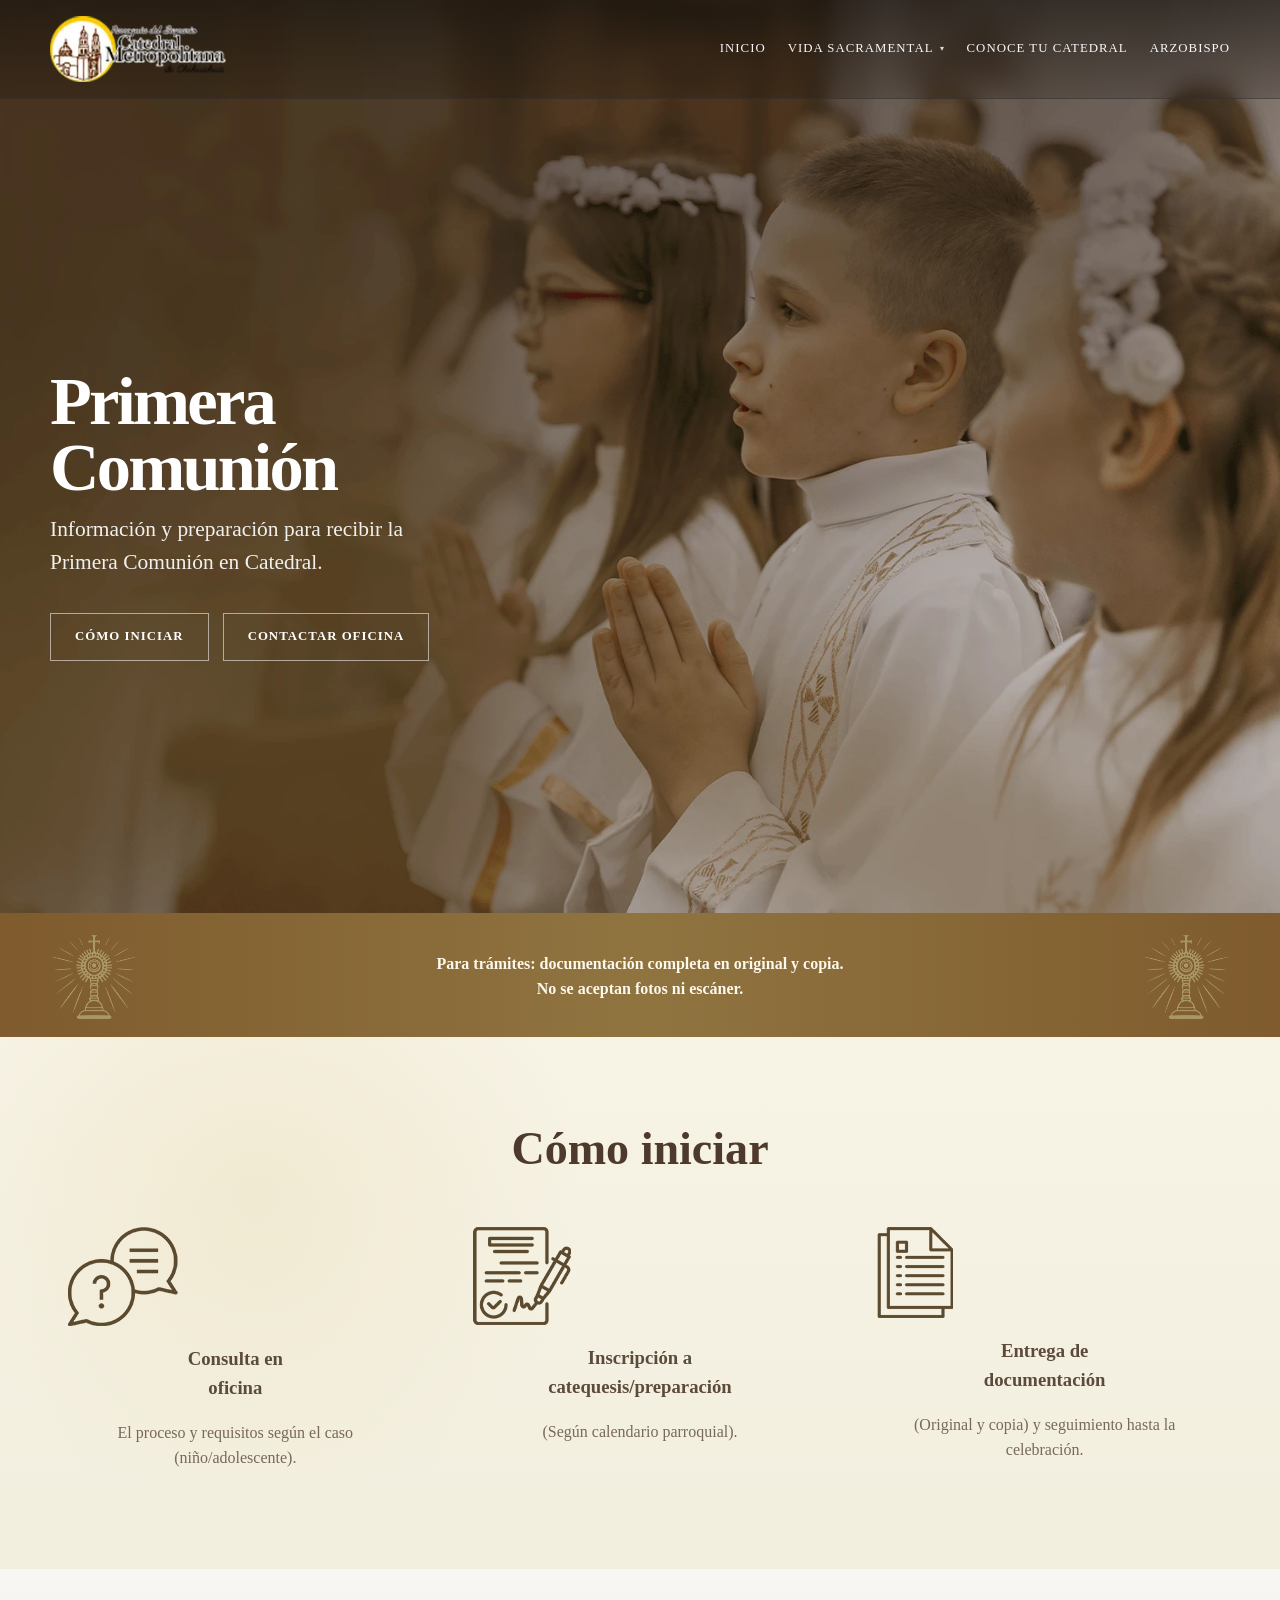
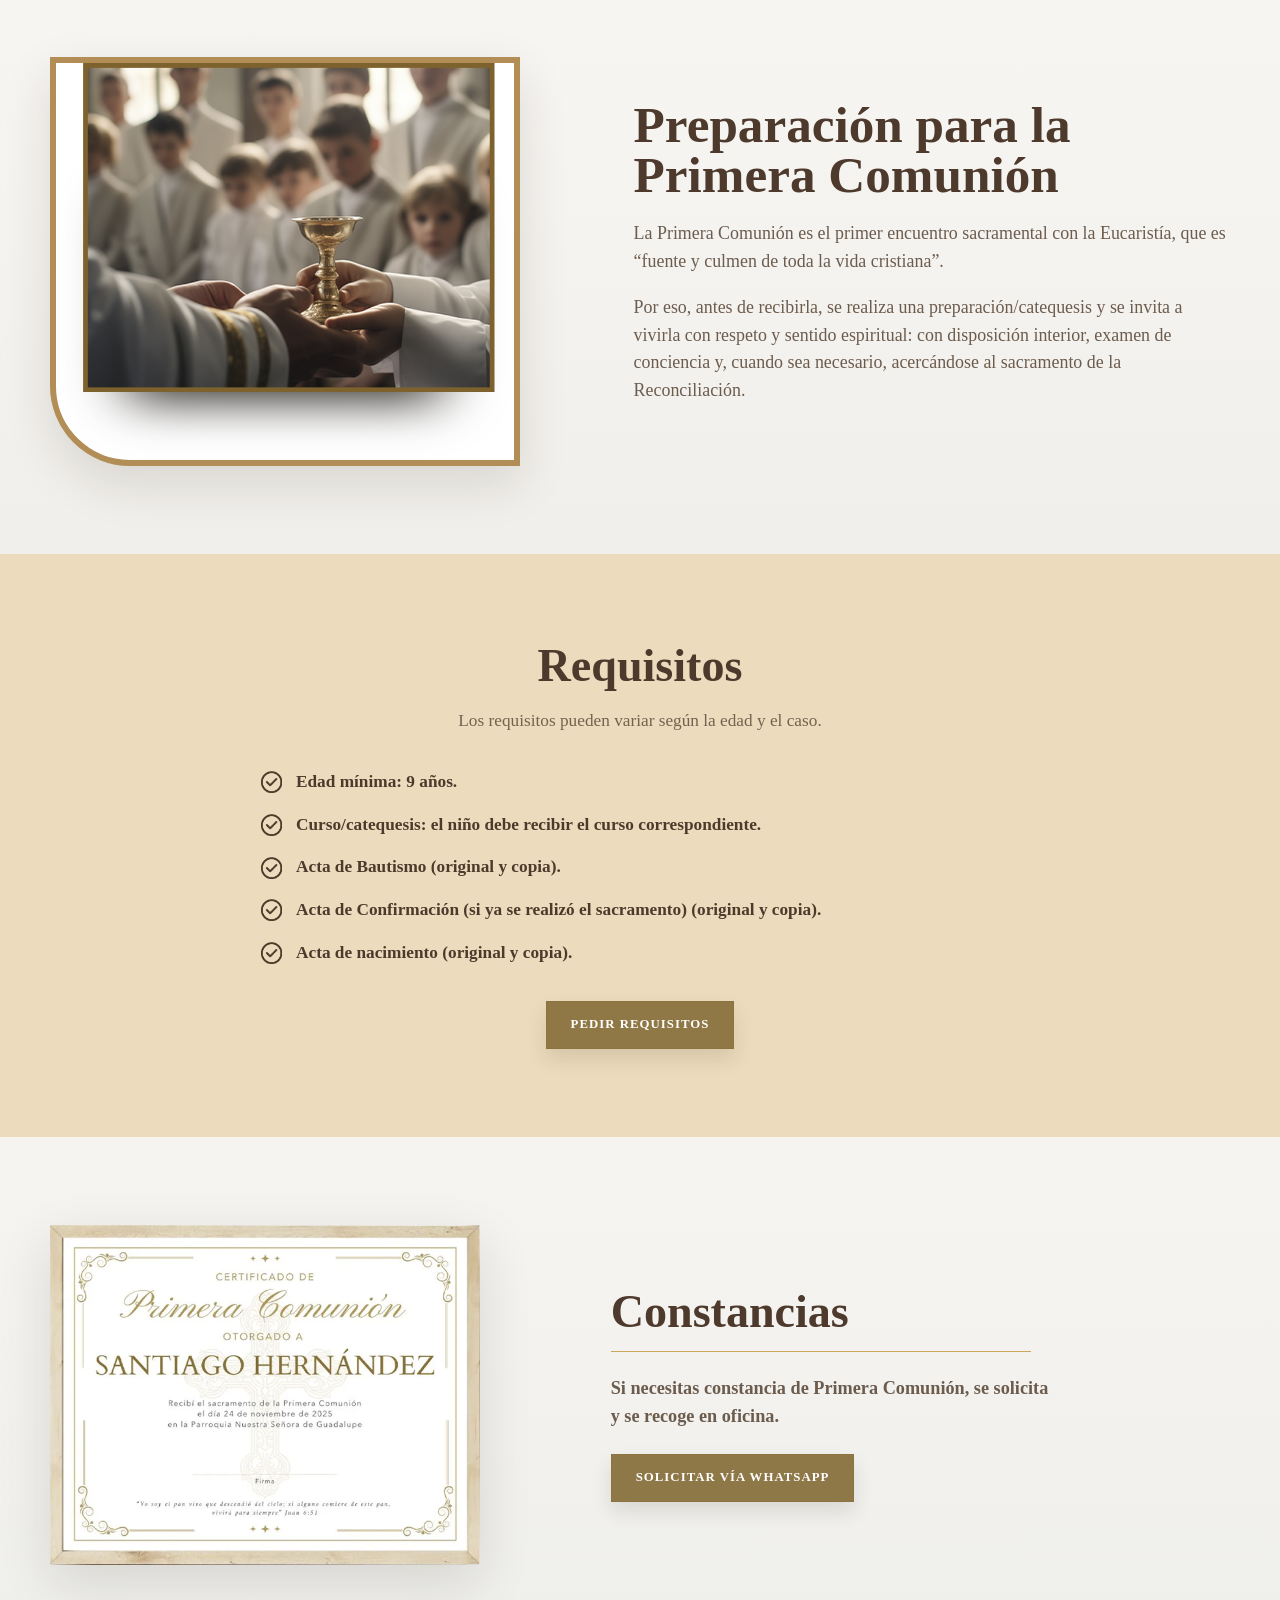
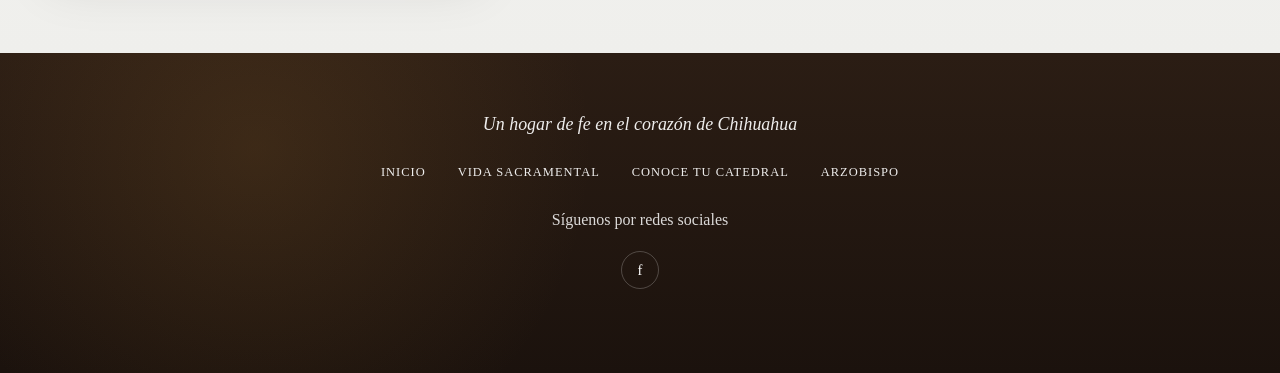
<file: primera_comunion.html>
<!DOCTYPE html>
<html lang="es">
<head>
  <meta charset="UTF-8" />
  <meta name="viewport" content="width=device-width, initial-scale=1.0" />
  <title>Primera Comunión | Catedral Metropolitana de Chihuahua</title>
  <meta name="description" content="Información y preparación para recibir la Primera Comunión en Catedral." />
  <link rel="stylesheet" href="src/css/base.css" />
  <link rel="stylesheet" href="src/css/sacramental.css" />
  <style>
.section { padding: 88px 0; }

    .section-title {
      margin: 0 0 18px;
      font-size: clamp(2.2rem, 3.6vw, 3.5rem);
      line-height: 1.04;
      color: var(--brown);
      font-weight: 700;
      text-align: center;
    }

    .section-subtitle {
      margin: 0;
      font-size: 1.08rem;
      color: rgba(93,75,60,0.84);
      text-align: center;
    }

    .hero {
      background-color: #1a1410;
      background-image: url('src/img/Seccion 4 Background.png');
    }

    

    .hero-content {
      display: grid;
      grid-template-columns: minmax(0, 540px) 1fr;
      gap: 24px;
      align-items: center;
      min-height: calc(100svh - 86px);
      padding: 64px 0 72px;
    }

    .hero-copy {
      max-width: 500px;
      padding: 6vh 0 0;
    }

    .hero-title {
      margin: 0 0 12px;
      font-size: clamp(2.6rem, 5.35vw, 4.5rem);
      line-height: 0.96;
      font-weight: 700;
      letter-spacing: -0.04em;
    }

    .hero-subtitle {
      margin: 0 0 34px;
      font-size: clamp(1.08rem, 1.8vw, 1.34rem);
      color: rgba(255,255,255,0.92);
      max-width: 360px;
    }

    .hero-actions {
      display: flex;
      gap: 14px;
      flex-wrap: wrap;
    }

    .info-band {
      background: linear-gradient(90deg, #7f5b2d 0%, #8f7440 50%, #7f5b2d 100%);
      color: #fff8ed;
      text-align: center;
      padding: 22px 0 18px;
    }

    .band-grid {
      display: grid;
      grid-template-columns: 88px 1fr 88px;
      gap: 20px;
      align-items: center;
    }

    .band-grid .info-band strong {
      display: block;
      font-size: 1.28rem;
      font-weight: 700;
      line-height: 1.35;
    }

    .how-start {
      background: radial-gradient(circle at 20% 30%, rgba(221,205,150,0.22), transparent 30%), linear-gradient(180deg, #f7f3e5 0%, #f3efdf 100%);
      text-align: center;
    }

    .steps-grid {
      margin-top: 44px;
      display: grid;
      grid-template-columns: repeat(3, 1fr);
      gap: 34px;
    }

    .step-card {
      padding: 10px 18px;
    }

    .step-card .step-card h3 {
      margin: 0 0 10px;
      font-size: 1.42rem;
      line-height: 1.18;
      color: var(--brown);
      font-weight: 700;
    }

    .step-card p {
      margin: 0;
      font-size: 1rem;
      color: rgba(93,75,60,0.82);
      max-width: 270px;
      margin-inline: auto;
    }

    .prep-section {
      background: linear-gradient(180deg, #f8f6f3 0%, #f1efeb 100%);
    }

    .prep-grid {
      display: grid;
      grid-template-columns: 0.95fr 1.05fr;
      gap: 44px;
      align-items: center;
    }

    .prep-image {
      background: var(--white);
      border: 6px solid #b28d56;
      box-shadow: var(--shadow);
      border-bottom-left-radius: 80px;
      overflow: hidden;
      max-width: 470px;
    }

    .prep-copy h2 {
      margin: 0 0 20px;
      font-size: clamp(2.3rem, 4vw, 4rem);
      line-height: 0.98;
      color: var(--brown);
      font-weight: 700;
    }

    .prep-copy p {
      margin: 0 0 18px;
      font-size: 1.12rem;
      color: rgba(93,75,60,0.9);
    }

    .requirements {
      background: #ecdbbc;
      text-align: center;
    }

    .requirements .content-narrow {
      width: min(100%, 760px);
      margin: 0 auto;
    }

    .requirements .section-subtitle {
      margin-bottom: 30px;
    }

    .check-list {
      list-style: none;
      margin: 0;
      padding: 0;
      display: grid;
      gap: 16px;
      text-align: left;
    }

    .check-list li {
      position: relative;
      padding-left: 36px;
      font-size: 1.08rem;
      color: var(--brown);
      font-weight: 700;
    }

    .check-list li::before {
      content: '';
      position: absolute;
      left: 0;
      top: 0.12em;
      width: 22px;
      height: 22px;
      background: url('src/img/Seccion 5 icono checklist.png') center center / contain no-repeat;
    }

    .requirements .actions {
      margin-top: 34px;
      display: flex;
      justify-content: center;
    }

    .records {
      background: linear-gradient(180deg, #f6f4f1 0%, #efefec 100%);
    }

    .records-grid {
      display: grid;
      grid-template-columns: 0.9fr 1.1fr;
      gap: 54px;
      align-items: center;
    }

    .records-image {
      max-width: 430px;
      box-shadow: var(--shadow);
    }

    .records-copy h2 {
      margin: 0 0 16px;
      font-size: clamp(2.2rem, 3.6vw, 3.6rem);
      line-height: 1.02;
      color: var(--brown);
      font-weight: 700;
    }

    .records-copy .line {
      width: min(100%, 420px);
      height: 1px;
      background: #cda85b;
      margin-bottom: 22px;
    }

    .records-copy p {
      margin: 0 0 24px;
      font-size: 1.14rem;
      color: rgba(93,75,60,0.9);
      font-weight: 700;
      max-width: 440px;
    }

    @media (max-width: 1080px) {
      .hero-content,
      .prep-grid,
      .records-grid {
        grid-template-columns: 1fr;
      }
      .steps-grid,
      .band-grid {
        grid-template-columns: 1fr;
      }
      .band-grid .prep-image,
      .records-image { max-width: 440px; }
    }

    @media (max-width: 820px) {
      .nav-links.active { display: flex; }
      .hero-content { min-height: auto; }
      .hero-copy { padding-top: 12vh; padding-bottom: 8vh; }
      .steps-grid,
      .band-grid {
        grid-template-columns: 1fr;
      }
    }

    @media (max-width: 640px) {
      .prep-image { border-bottom-left-radius: 52px; }
      .check-list li,
      .records-copy p,
      .prep-copy p { font-size: 0.94rem; }
    }
  </style>
</head>
<body>
  <header class="hero" id="inicio">
    <div class="nav-wrap">
      <div class="container nav">
        <a class="brand" href="index.html#inicio" aria-label="Catedral Metropolitana de Chihuahua">
          <img src="src/img/Logo Catedral.png" alt="Logo de Catedral Metropolitana de Chihuahua" />
        </a>
        <button class="menu-toggle" id="menuToggle" aria-expanded="false" aria-controls="navLinks">Menú</button>
        <nav class="nav-links" id="navLinks">
          <a href="/">Inicio</a>
          <div class="nav-dropdown">
            <button type="button" class="nav-dropdown-toggle" id="navSacramentalToggle" aria-expanded="false" aria-haspopup="true" aria-controls="navSacramentalMenu">
              Vida Sacramental <span class="caret" aria-hidden="true">▾</span>
            </button>
            <div class="nav-dropdown-panel" id="navSacramentalMenu" role="menu">
              <a href="bautismo.html" role="menuitem">Bautismo</a>
              <a href="primera_comunion.html" role="menuitem">Primera comunión</a>
              <a href="confirmacion.html" role="menuitem">Confirmación</a>
              <a href="matrimonio.html" role="menuitem">Matrimonio</a>
            </div>
          </div>
          <a href="conoce_tu_catedral.html">Conoce tu Catedral</a>
          <a href="arzobispo.html">Arzobispo</a>
        </nav>
      </div>
    </div>

    <div class="container hero-content">
      <div class="hero-copy">
        <h1 class="hero-title">Primera<br />Comunión</h1>
        <p class="hero-subtitle">Información y preparación para recibir la Primera Comunión en Catedral.</p>
        <div class="hero-actions">
          <a class="btn" href="#como-iniciar">Cómo iniciar</a>
          <a class="btn" href="tel:+526149802392">Contactar oficina</a>
        </div>
      </div>
      <div></div>
    </div>
  </header>

  <section class="info-band">
    <div class="container band-grid">
      <img src="src/img/Seccion 2 icono.png" alt="Ícono decorativo eucarístico" />
      <strong>Para trámites: documentación completa en original y copia.<br />No se aceptan fotos ni escáner.</strong>
      <img src="src/img/Seccion 2 icono.png" alt="Ícono decorativo eucarístico" />
    </div>
  </section>

  <main>
    <section class="section how-start" id="como-iniciar">
      <div class="container">
        <h2 class="section-title">Cómo iniciar</h2>

        <div class="steps-grid">
          <article class="step-card">
            <img src="src/img/Seccion 3 icono consulta en oficina.png" alt="Ícono consulta en oficina" />
            <h3>Consulta en<br />oficina</h3>
            <p>El proceso y requisitos según el caso (niño/adolescente).</p>
          </article>

          <article class="step-card">
            <img src="src/img/Seccion 3 icono inscripcion a catequesis.png" alt="Ícono inscripción a catequesis" />
            <h3>Inscripción a<br />catequesis/preparación</h3>
            <p>(Según calendario parroquial).</p>
          </article>

          <article class="step-card">
            <img src="src/img/Seccion 3 icono entrega de documentacion.png" alt="Ícono entrega de documentación" />
            <h3>Entrega de<br />documentación</h3>
            <p>(Original y copia) y seguimiento hasta la celebración.</p>
          </article>
        </div>
      </div>
    </section>

    <section class="section prep-section">
      <div class="container prep-grid">
        <div class="prep-image">
          <img src="src/img/Seccion 4 imagen preparacion para la primera comunion.png" alt="Preparación para la Primera Comunión" />
        </div>

        <div class="prep-copy">
          <h2>Preparación para la<br />Primera Comunión</h2>
          <p>La Primera Comunión es el primer encuentro sacramental con la Eucaristía, que es “fuente y culmen de toda la vida cristiana”.</p>
          <p>Por eso, antes de recibirla, se realiza una preparación/catequesis y se invita a vivirla con respeto y sentido espiritual: con disposición interior, examen de conciencia y, cuando sea necesario, acercándose al sacramento de la Reconciliación.</p>
        </div>
      </div>
    </section>

    <section class="section requirements">
      <div class="container">
        <div class="content-narrow" style="width:min(100%, 760px); margin:0 auto;">
          <h2 class="section-title">Requisitos</h2>
          <p class="section-subtitle">Los requisitos pueden variar según la edad y el caso.</p>

          <ul class="check-list" style="margin-top: 34px;">
            <li>Edad mínima: 9 años.</li>
            <li>Curso/catequesis: el niño debe recibir el curso correspondiente.</li>
            <li>Acta de Bautismo (original y copia).</li>
            <li>Acta de Confirmación (si ya se realizó el sacramento) (original y copia).</li>
            <li>Acta de nacimiento (original y copia).</li>
          </ul>

          <div class="actions">
            <a class="btn btn--gold" href="tel:+526149802392">Pedir requisitos</a>
          </div>
        </div>
      </div>
    </section>

    <section class="section records">
      <div class="container records-grid">
        <div class="records-image">
          <img src="src/img/Seccion 6 constancias.png" alt="Ejemplo de constancia de Primera Comunión" />
        </div>

        <div class="records-copy">
          <h2>Constancias</h2>
          <div class="line"></div>
          <p>Si necesitas constancia de Primera Comunión, se solicita y se recoge en oficina.</p>
          <a class="btn btn--gold" href="https://wa.me/526149802392" target="_blank" rel="noopener noreferrer">Solicitar vía WhatsApp</a>
        </div>
      </div>
    </section>
  </main>

  <footer>
    <div class="container">
      <p class="footer-title">Un hogar de fe en el corazón de Chihuahua</p>
      <div class="footer-links">
        <a href="index.html#inicio">Inicio</a>
        <a href="index.html#vida-sacramental">Vida Sacramental</a>
        <a href="conoce_tu_catedral.html#inicio">Conoce tu Catedral</a>
        <a href="arzobispo.html#inicio">Arzobispo</a>
      </div>
      <p style="text-align:center; margin:0; opacity:0.84;">Síguenos por redes sociales</p>
      <div class="socials">
        
        <a href="https://www.facebook.com/catedraldechihuahuaoficial" aria-label="Facebook">f</a>
      </div>
    </div>
  </footer>

  <script>
    const menuToggle = document.getElementById('menuToggle');
    const navLinks = document.getElementById('navLinks');

    if (menuToggle) {
      menuToggle.addEventListener('click', () => {
        const expanded = menuToggle.getAttribute('aria-expanded') === 'true';
        menuToggle.setAttribute('aria-expanded', String(!expanded));
        navLinks.classList.toggle('active');
        document.querySelectorAll('.nav-dropdown.is-open').forEach((el) => {
          el.classList.remove('is-open');
          const t = el.querySelector('.nav-dropdown-toggle');
          if (t) t.setAttribute('aria-expanded', 'false');
        });
      });
    }

    const sacramentalDropdown = document.querySelector('.nav-dropdown');
    const sacramentalToggle = document.getElementById('navSacramentalToggle');
    if (sacramentalToggle && sacramentalDropdown) {
      sacramentalToggle.addEventListener('click', (e) => {
        if (window.matchMedia('(max-width: 820px)').matches) {
          e.stopPropagation();
          const open = sacramentalDropdown.classList.toggle('is-open');
          sacramentalToggle.setAttribute('aria-expanded', String(open));
        }
      });
    }

    document.addEventListener('click', (e) => {
      const dd = document.querySelector('.nav-dropdown');
      if (dd && dd.classList.contains('is-open') && !dd.contains(e.target)) {
        dd.classList.remove('is-open');
        const t = dd.querySelector('.nav-dropdown-toggle');
        if (t) t.setAttribute('aria-expanded', 'false');
      }
    });

    document.addEventListener('keydown', (event) => {
      if (event.key === 'Escape') {
        document.querySelectorAll('.nav-dropdown.is-open').forEach((el) => {
          el.classList.remove('is-open');
          const t = el.querySelector('.nav-dropdown-toggle');
          if (t) t.setAttribute('aria-expanded', 'false');
        });
      }
    });
  </script>
</body>
</html>
</file>
<file: src/css/base.css>
@font-face {
  font-family: 'CharterCustom';
  src: url('../fonts/Charter Regular.ttf') format('truetype');
  font-weight: 400;
  font-style: normal;
  font-display: swap;
}

@font-face {
  font-family: 'SnellRoundhandCustom';
  src: url('../fonts/Snell Roundhand Regular.ttf') format('truetype');
  font-weight: 400;
  font-style: normal;
  font-display: swap;
}

:root {
  --bg: #f5f1e8;
  --bg-soft: #efede6;
  --cream: #fbf8f1;
  --sand: #d4c5a2;
  --gold: #8c7441;
  --gold-dark: #6f5a34;
  --brown: #4e3a2d;
  --brown-deep: #2e2118;
  --text: #5c4a3b;
  --line: rgba(111, 90, 52, 0.18);
  --white: #ffffff;
  --shadow: 0 18px 50px rgba(32, 22, 12, 0.12);
  --max: 1180px;
}

* { box-sizing: border-box; }

html {
  scroll-behavior: smooth;
  overflow-x: clip;
}

body {
  margin: 0;
  background: var(--bg);
  color: var(--text);
  font-family: 'CharterCustom', Georgia, serif;
  font-weight: 400;
  line-height: 1.55;
  overflow-x: clip;
}

img { max-width: 100%; display: block; }
a { color: inherit; text-decoration: none; }
button { font: inherit; }

.container {
  width: min(calc(100% - 40px), var(--max));
  margin: 0 auto;
}

.btn {
  display: inline-flex;
  font-family: 'CharterCustom', Georgia, serif;
  font-weight: 700;
  font-synthesis: weight;
  align-items: center;
  justify-content: center;
  min-height: 48px;
  padding: 12px 24px;
  border: 1px solid rgba(255,255,255,0.54);
  background: transparent;
  color: var(--white);
  text-transform: uppercase;
  letter-spacing: 0.08em;
  font-size: 0.8rem;
  cursor: pointer;
  transition: 0.25s ease;
}

.btn:hover {
  background: rgba(255,255,255,0.08);
  border-color: rgba(255,255,255,0.76);
}

.btn--gold {
  background: rgba(140,116,65,0.96);
  border-color: rgba(140,116,65,0.96);
  color: var(--white);
  box-shadow: 0 10px 20px rgba(56,40,24,0.12);
}

.btn--gold:hover {
  background: var(--gold-dark);
  border-color: var(--gold-dark);
}

.section { padding: 92px 0; }

.section-title {
  margin: 0 0 14px;
  font-size: clamp(2.2rem, 3.4vw, 3.5rem);
  line-height: 1.05;
  color: var(--brown);
  font-weight: 700;
  text-align: center;
}

.section-subtitle {
  margin: 0;
  font-size: 1.08rem;
  color: rgba(92,74,59,0.84);
  text-align: center;
}

.nav-wrap {
  position: sticky;
  top: 0;
  z-index: 200;
  overflow: visible;
  backdrop-filter: blur(10px);
  background: linear-gradient(180deg, rgba(17,14,11,0.58), rgba(17,14,11,0.2));
  border-bottom: 1px solid rgba(255,255,255,0.08);
}

.nav {
  display: flex;
  align-items: center;
  justify-content: space-between;
  gap: 24px;
  padding: 16px 0;
}

.brand img {
  width: 176px;
  height: auto;
  object-fit: contain;
}

.nav-links {
  display: flex;
  align-items: center;
  gap: 22px;
  flex-wrap: wrap;
}

.nav-links a {
  font-size: 0.8rem;
  letter-spacing: 0.08em;
  text-transform: uppercase;
  color: var(--white);
  opacity: 0.96;
}

.nav-dropdown {
  position: relative;
  display: inline-flex;
  align-items: center;
}

.nav-dropdown-toggle {
  display: inline-flex;
  align-items: center;
  gap: 6px;
  border: none;
  background: transparent;
  padding: 0;
  margin: 0;
  font: inherit;
  font-size: 0.8rem;
  letter-spacing: 0.08em;
  text-transform: uppercase;
  color: inherit;
  cursor: pointer;
  opacity: 0.96;
}

.nav-dropdown-toggle .caret {
  font-size: 0.65em;
  opacity: 0.85;
  line-height: 1;
}

.nav-dropdown-panel {
  position: absolute;
  top: 100%;
  left: 0;
  min-width: 220px;
  padding: 12px 0 10px;
  background: rgba(17, 14, 11, 0.97);
  color: var(--white);
  border: 1px solid rgba(255, 255, 255, 0.12);
  box-shadow: 0 14px 36px rgba(0, 0, 0, 0.35);
  border-radius: 4px;
  opacity: 0;
  visibility: hidden;
  transform: translateY(-6px);
  transition: opacity 0.2s ease, transform 0.2s ease, visibility 0.2s;
  z-index: 210;
}

@media (min-width: 821px) {
  .nav-dropdown:hover .nav-dropdown-panel,
  .nav-dropdown:focus-within .nav-dropdown-panel {
    opacity: 1;
    visibility: visible;
    transform: translateY(0);
  }
}

.nav-dropdown-panel a {
  display: block;
  padding: 10px 18px;
  white-space: nowrap;
  text-decoration: none;
  opacity: 1;
  font-size: 0.8rem;
  letter-spacing: 0.08em;
  text-transform: uppercase;
  color: rgba(255, 255, 255, 0.95);
}

.nav-dropdown-panel a:hover {
  background: rgba(255, 255, 255, 0.06);
}

@media (max-width: 820px) {
  .nav-dropdown {
    width: 100%;
    flex-direction: column;
    align-items: flex-start;
  }

  .nav-dropdown-toggle {
    width: 100%;
    justify-content: space-between;
    text-align: left;
    padding: 4px 0;
  }

  .nav-dropdown-panel {
    position: static;
    opacity: 0;
    visibility: hidden;
    max-height: 0;
    overflow: hidden;
    transform: none;
    padding: 0;
    margin: 0;
    min-width: 0;
    width: 100%;
    border: none;
    box-shadow: none;
    background: transparent;
    transition: max-height 0.28s ease, opacity 0.2s ease;
  }

  .nav-dropdown.is-open .nav-dropdown-panel {
    opacity: 1;
    visibility: visible;
    max-height: 360px;
    padding: 4px 0 8px 14px;
  }

  .nav-dropdown-panel a {
    padding: 10px 0;
    white-space: normal;
  }
}

.menu-toggle {
  display: none;
  border: 1px solid rgba(255,255,255,0.2);
  background: transparent;
  color: var(--white);
  min-height: 42px;
  padding: 0 14px;
  text-transform: uppercase;
  letter-spacing: 0.08em;
}

.hero {
  position: relative;
  isolation: isolate;
  min-height: 100svh;
  color: var(--white);
  background-color: #221c18;
  background-position: center center;
  background-size: cover;
  background-repeat: no-repeat;
  overflow: hidden;
}

.hero > * {
  position: relative;
}

.hero .nav-wrap {
  z-index: 200;
}

.hero .hero-content {
  z-index: 1;
}

.hero-content {
  display: grid;
  grid-template-columns: minmax(0, 560px) 1fr;
  gap: 24px;
  align-items: end;
  min-height: calc(100svh - 86px);
  padding: 64px 0 72px;
  min-width: 0;
}

.hero-copy {
  max-width: 520px;
  padding: 8vh 0 0;
  min-width: 0;
}

.hero-title {
  margin: 0;
  font-size: clamp(2.65rem, 5.45vw, 4.85rem);
  line-height: 0.94;
  font-weight: 700;
  letter-spacing: -0.04em;
}

.hero-title .script {
  display: block;
  margin-top: 8px;
  margin-left: 5px;
  font-family: 'SnellRoundhandCustom', 'Brush Script MT', cursive;
  font-size: clamp(2rem, 4.6vw, 3.5rem);
  line-height: 1;
  font-weight: 400;
  color: #e7dcc3;
}

.hero-subtitle {
  margin: 20px 0 34px;
  font-size: clamp(1.06rem, 1.7vw, 1.28rem);
  color: rgba(255,255,255,0.92);
  max-width: 360px;
}

.hero-actions {
  display: flex;
  gap: 14px;
  flex-wrap: wrap;
  margin-bottom: 28px;
}

footer {
  color: var(--white);
  background: radial-gradient(circle at 20% 30%, rgba(140,97,42,0.22), transparent 32%), linear-gradient(180deg, #2b1d14 0%, #1b120d 100%);
  padding: 58px 0 42px;
  min-height: 320px;
}

.footer-title {
  text-align: center;
  margin: 0 0 24px;
  font-size: 1.12rem;
  opacity: 0.92;
  font-style: italic;
}

.footer-links {
  display: flex;
  justify-content: center;
  gap: 32px;
  flex-wrap: wrap;
  margin-bottom: 26px;
}

.footer-links a {
  text-transform: uppercase;
  letter-spacing: 0.08em;
  font-size: 0.78rem;
  opacity: 0.92;
}

.socials {
  display: flex;
  justify-content: center;
  gap: 14px;
  margin-top: 18px;
}

.socials a {
  width: 38px;
  height: 38px;
  border-radius: 50%;
  border: 1px solid rgba(255,255,255,0.22);
  display: grid;
  place-items: center;
  font-size: 0.92rem;
}

.modal {
  position: fixed;
  inset: 0;
  background: rgba(14,10,7,0.68);
  display: none;
  align-items: center;
  justify-content: center;
  padding: 24px;
  z-index: 60;
}

.modal.active { display: flex; }

.modal-card {
  width: min(100%, 660px);
  max-height: 88vh;
  overflow: auto;
  background: linear-gradient(180deg, #fbf8f0 0%, #f6f1e7 100%);
  border: 1px solid rgba(111,90,52,0.18);
  box-shadow: 0 28px 70px rgba(26,19,11,0.32);
  position: relative;
  padding: 28px 28px 32px;
}

.modal-close {
  position: absolute;
  right: 12px;
  top: 10px;
  width: 42px;
  height: 42px;
  border: 0;
  background: transparent;
  color: var(--gold-dark);
  font-size: 1.7rem;
  cursor: pointer;
}

.modal h3 {
  margin: 0 0 12px;
  font-size: 2rem;
  line-height: 1.05;
  color: var(--brown);
}

.modal h4 {
  margin: 18px 0 8px;
  font-size: 1.08rem;
  color: var(--brown);
}

.modal p,
.modal li {
  margin: 0 0 12px;
  font-size: 1.03rem;
  color: rgba(92,74,59,0.9);
}

.modal ul {
  margin: 0;
  padding-left: 20px;
}

@media (max-width: 820px) {
  .menu-toggle { display: inline-flex; align-items: center; }

  .nav-links {
    position: absolute;
    top: 100%;
    left: 0;
    right: 0;
    padding: 16px 20px 20px;
    background: rgba(17,14,11,0.96);
    display: none;
    flex-direction: column;
    align-items: flex-start;
    overflow: visible;
  }

  .nav-links.active { display: flex; }

  .hero {
    min-height: auto;
  }

  .hero-content {
    grid-template-columns: 1fr;
    min-height: auto;
    padding: 40px 0 28px;
  }

  .hero-copy {
    padding-top: 4vh;
    padding-bottom: 2vh;
  }

  .section {
    padding: 64px 0;
  }
}

@media (max-width: 640px) {
  .container { width: min(calc(100% - 28px), var(--max)); }
  .section { padding: 48px 0; }
  .brand img { width: 140px; }

  .section-title {
    font-size: clamp(1.75rem, 7.5vw, 2.25rem);
    margin-bottom: 10px;
  }

  .section-subtitle {
    font-size: 0.96rem;
  }

  .hero-title {
    font-size: clamp(2rem, 9vw, 2.75rem);
  }

  .hero-title .script {
    font-size: clamp(1.45rem, 6.5vw, 2rem);
    margin-top: 4px;
  }

  .hero-subtitle {
    margin: 12px 0 20px;
    font-size: 1rem;
  }

  .hero-actions {
    flex-direction: column;
    align-items: stretch;
    margin-bottom: 16px;
  }

  .btn {
    width: 100%;
    min-height: 44px;
    padding: 10px 18px;
    font-size: 0.75rem;
  }

  .modal-card { padding: 20px 18px 22px; }
  .modal h3 { font-size: 1.55rem; }

  footer {
    min-height: 0;
    padding: 40px 0 32px;
  }

  .footer-title {
    margin-bottom: 18px;
    font-size: 1rem;
  }

  .footer-links { gap: 14px 18px; }
}
</file>
<file: src/css/home.css>
.hero--home {
  background-image: url('../img/Sección 1 Background.webp');
}

.hero-shortcuts {
  position: relative;
  z-index: 2;
  width: 100%;
  margin: 0;
  min-height: 12rem;
  display: flex;
  align-items: center;
  justify-content: center;
  padding: 20px;
  background-color: rgba(140, 116, 65, 0.96);
  border-top: 1px solid rgba(255, 255, 255, 0.1);
  box-shadow: inset 0 1px 0 rgba(255, 255, 255, 0.05);
}

.hero-shortcuts-inner {
  width: min(calc(100% - 40px), var(--max));
  margin: 0 auto;
  display: flex;
  flex-wrap: wrap;
  justify-content: center;
  align-items: center;
  gap: 14px 16px;
}

.hero-shortcuts .shortcut {
  display: inline-flex;
  align-items: center;
  justify-content: center;
  min-height: 46px;
  padding: 10px 22px;
  font-family: 'CharterCustom', Georgia, serif;
  font-size: 0.78rem;
  font-weight: 700;
  font-synthesis: weight;
  letter-spacing: 0.1em;
  text-transform: uppercase;
  text-align: center;
  color: rgba(251, 248, 241, 0.96);
  border: 1px solid rgba(212, 197, 162, 0.42);
  border-radius: 4px;
  background: rgba(255, 255, 255, 0.07);
  transition: background 0.2s ease, border-color 0.2s ease, color 0.2s ease;
}

.hero-shortcuts .shortcut:hover {
  background: rgba(255, 255, 255, 0.14);
  border-color: rgba(212, 197, 162, 0.7);
  color: #fffdf8;
}

.intro {
  background: linear-gradient(180deg, #faf7ef 0%, #f5f1e8 100%);
}

.intro-grid {
  display: grid;
  grid-template-columns: 1.05fr 0.95fr;
  gap: 52px;
  align-items: center;
  min-width: 0;
}

.intro-copy .quote {
  font-size: clamp(1.28rem, 2vw, 1.65rem);
  color: var(--brown);
  font-style: italic;
  font-weight: 700;
  margin-bottom: 22px;
}

.intro-copy p {
  margin: 0 0 16px;
  font-size: 1.08rem;
}

.intro-image {
  background: var(--white);
  padding: 14px;
  border: 1px solid rgba(111,90,52,0.18);
  box-shadow: var(--shadow);
  max-width: 430px;
  justify-self: center;
}

.cards-section {
  background: #fbfaf7;
  overflow: hidden;
}

.cards-grid {
  display: grid;
  grid-template-columns: repeat(3, minmax(0, 1fr));
  gap: 24px;
  min-width: 0;
}

.info-card {
  background: #fffdf8;
  border: 1px solid var(--line);
  padding: 30px 26px;
  box-shadow: 0 10px 30px rgba(73,57,35,0.05);
  min-width: 0;
  overflow-wrap: break-word;
  display: flex;
  flex-direction: column;
  gap: 12px;
}

.info-card h3 {
  margin: 0;
  font-size: 1.52rem;
  line-height: 1.08;
  color: var(--brown);
}

.info-card p {
  margin: 0;
  font-size: 0.98rem;
  line-height: 1.5;
}

.info-card .btn.btn--gold {
  align-self: flex-start;
  max-width: 100%;
  margin-top: auto;
}

.hours-list {
  min-width: 0;
}

.hours-row {
  margin-bottom: 14px;
}

.hours-row:last-child {
  margin-bottom: 0;
}

.hours-list strong {
  display: block;
  margin-bottom: 8px;
  color: var(--brown);
  font-size: 0.95rem;
}

.hours-times {
  display: flex;
  flex-wrap: wrap;
  gap: 6px 8px;
  margin: 0;
  padding: 0;
  list-style: none;
}

.hours-times span {
  display: inline-flex;
  align-items: center;
  padding: 5px 10px;
  background: rgba(140, 116, 65, 0.09);
  border: 1px solid rgba(111, 90, 52, 0.14);
  border-radius: 4px;
  font-size: 0.86rem;
  line-height: 1.2;
  color: rgba(92, 74, 59, 0.92);
  white-space: nowrap;
}

.pastoral {
  background: #dfd5b7;
}

.pastoral-grid {
  margin-top: 38px;
  display: grid;
  grid-template-columns: repeat(4, minmax(0, 1fr));
  gap: 18px;
}

.pastoral-card {
  background: #f6f1e4;
  border: 1px solid rgba(111,90,52,0.12);
  padding: 22px 18px 20px;
  box-shadow: 0 8px 20px rgba(73,57,35,0.05);
  min-height: 168px;
  display: flex;
  flex-direction: column;
  justify-content: space-between;
  text-align: center;
  min-width: 0;
}

.pastoral-card h3 {
  margin: 0 0 10px;
  font-size: 1.08rem;
  line-height: 1.18;
  text-transform: uppercase;
  color: var(--brown);
}

.pastoral-card p {
  margin: 0;
  font-size: 0.96rem;
  color: rgba(92,74,59,0.86);
}

.pastoral-card a,
.pastoral-card button {
  margin-top: 16px;
  color: var(--gold-dark);
  font-size: 0.84rem;
  text-transform: uppercase;
  letter-spacing: 0.06em;
  background: transparent;
  border: 0;
  cursor: pointer;
  font-weight: 700;
  padding: 0;
}

.visit {
  color: var(--white);
  background:
    linear-gradient(180deg, rgba(20,14,10,0.24), rgba(20,14,10,0.78)),
    url('../img/Sección 5 Background.png') center center / cover no-repeat;
}

.visit .section-title,
.visit .section-subtitle {
  color: var(--white);
}

.visit-grid {
  margin-top: 48px;
  display: grid;
  grid-template-columns: repeat(4, minmax(0, 1fr));
  gap: 22px;
}

.visit-card {
  border: 1px solid rgba(255,255,255,0.16);
  background: rgba(255,255,255,0.04);
  backdrop-filter: blur(4px);
  padding: 22px 20px;
  min-height: 220px;
  min-width: 0;
}

.visit-card .icon {
  width: 64px;
  height: 64px;
  border: 1px solid rgba(255,255,255,0.24);
  border-radius: 50%;
  display: grid;
  place-items: center;
  margin-bottom: 16px;
  font-size: 1.35rem;
  line-height: 1;
}

.visit-card h3 {
  margin: 0 0 10px;
  font-size: 1.08rem;
  text-transform: uppercase;
  letter-spacing: 0.04em;
}

.visit-card p {
  margin: 0 0 18px;
  color: rgba(255,255,255,0.86);
  font-size: 0.98rem;
}

.rules-section {
  background: linear-gradient(180deg, #fbfaf8 0%, #f5f3ee 100%);
}

.rules-grid {
  display: grid;
  grid-template-columns: 0.85fr 1.15fr;
  gap: 48px;
  align-items: center;
  min-width: 0;
}

.rules-image {
  background: var(--white);
  padding: 14px;
  box-shadow: var(--shadow);
  max-width: 420px;
}

.rules-copy h2 {
  margin: 0 0 18px;
  font-size: clamp(2rem, 3vw, 2.8rem);
  color: var(--brown);
}

.rules-list {
  margin: 0 0 28px;
  padding-left: 24px;
  font-size: 1.08rem;
  color: var(--brown);
}

.faq-wrap {
  margin-top: 56px;
  background: #e8dfc5;
  padding: 30px;
  display: grid;
  grid-template-columns: 0.78fr 1.22fr;
  gap: 24px;
  align-items: start;
  min-width: 0;
}

.faq-heading {
  grid-column: 1 / -1;
  margin: 0 0 8px;
  padding: 0 8px 12px;
  font-size: 2rem;
  color: var(--brown);
  line-height: 1.1;
  text-align: center;
}

.faq-side {
  align-self: stretch;
  min-height: 220px;
  background-image: url('../img/Sección 6 Imagen Preguntas Frecuentes.png');
  background-size: cover;
  background-position: center;
  background-repeat: no-repeat;
  padding: 0;
}

.accordion-item { border-bottom: 1px solid rgba(111,90,52,0.18); }

.accordion-btn {
  width: 100%;
  text-align: left;
  border: 0;
  background: transparent;
  padding: 18px 0;
  display: flex;
  justify-content: space-between;
  gap: 16px;
  align-items: start;
  cursor: pointer;
  color: var(--brown);
  font-size: 1.03rem;
}

.accordion-btn span:first-child {
  flex: 1;
  min-width: 0;
}

.accordion-btn span:last-child {
  font-size: 1.4rem;
  line-height: 1;
  color: var(--gold-dark);
  transition: transform 0.2s ease;
  flex-shrink: 0;
}

.accordion-panel {
  display: none;
  padding: 0 0 18px;
  color: rgba(92,74,59,0.9);
}

.accordion-item.active .accordion-panel { display: block; }
.accordion-item.active .accordion-btn span:last-child { transform: rotate(45deg); }

.what-to-see {
  background: #f7f5f1;
  text-align: center;
}

.what-grid {
  margin-top: 40px;
  display: grid;
  grid-template-columns: repeat(3, minmax(0, 1fr));
  gap: 22px;
}

.see-card {
  background: #eef1ef;
  padding: 24px 18px 22px;
  border: 1px solid rgba(111,90,52,0.12);
  min-height: 238px;
  min-width: 0;
}

.see-card img {
  width: 72px;
  height: 72px;
  margin: 0 auto 16px;
  object-fit: contain;
}

.see-card h3 {
  margin: 0 0 8px;
  font-size: 1.3rem;
  color: var(--brown);
}

.see-card p {
  margin: 0;
  color: rgba(92,74,59,0.82);
  font-size: 0.98rem;
}

@media (max-width: 1080px) {
  .intro-grid,
  .rules-grid,
  .faq-wrap {
    grid-template-columns: 1fr;
  }

  .cards-grid,
  .visit-grid,
  .what-grid,
  .pastoral-grid {
    grid-template-columns: 1fr;
  }

  .rules-image { max-width: 440px; }
}

@media (max-width: 820px) {
  .hero-shortcuts {
    min-height: 0;
    padding: 16px;
  }

  .hero-shortcuts-inner {
    flex-direction: column;
    align-items: stretch;
    width: min(calc(100% - 28px), var(--max));
  }

  .hero-shortcuts .shortcut {
    width: 100%;
    justify-content: center;
  }
}

@media (max-width: 820px) {
  .intro-grid {
    gap: 32px;
  }

  .pastoral-grid {
    margin-top: 28px;
  }

  .visit-grid {
    margin-top: 32px;
  }

  .what-grid {
    margin-top: 28px;
  }

  .faq-wrap {
    margin-top: 36px;
  }
}

@media (max-width: 640px) {
  .intro-grid {
    gap: 24px;
  }

  .intro-copy .quote {
    font-size: 1.12rem;
    margin-bottom: 14px;
  }

  .intro-copy p {
    font-size: 0.98rem;
    margin-bottom: 12px;
  }

  .intro-image {
    max-width: 100%;
    padding: 10px;
  }

  .cards-grid {
    gap: 14px;
  }

  .info-card {
    padding: 18px 16px;
    gap: 10px;
  }

  .info-card h3 {
    font-size: 1.2rem;
  }

  .info-card p {
    font-size: 0.92rem;
  }

  .info-card .btn.btn--gold {
    align-self: stretch;
    width: 100%;
  }

  .hours-list strong {
    font-size: 0.88rem;
    margin-bottom: 6px;
  }

  .hours-times {
    gap: 5px 6px;
  }

  .hours-times span {
    font-size: 0.78rem;
    padding: 4px 8px;
  }

  .hours-row {
    padding-bottom: 12px;
    margin-bottom: 12px;
    border-bottom: 1px solid var(--line);
  }

  .hours-row:last-child {
    padding-bottom: 0;
    margin-bottom: 0;
    border-bottom: none;
  }

  .pastoral-grid {
    margin-top: 20px;
    gap: 12px;
  }

  .pastoral-card {
    min-height: 0;
    padding: 16px 14px;
  }

  .pastoral-card h3 {
    font-size: 0.95rem;
  }

  .pastoral-card p {
    font-size: 0.88rem;
  }

  .visit-grid {
    margin-top: 24px;
    gap: 14px;
  }

  .visit-card {
    min-height: 0;
    padding: 16px;
  }

  .visit-card .icon {
    width: 52px;
    height: 52px;
    font-size: 1.1rem;
    margin-bottom: 12px;
  }

  .visit-card h3 {
    font-size: 0.95rem;
  }

  .visit-card p {
    font-size: 0.9rem;
    margin-bottom: 14px;
  }

  .rules-grid {
    gap: 24px;
  }

  .rules-copy h2 {
    font-size: clamp(1.6rem, 7vw, 2rem);
  }

  .rules-list {
    font-size: 0.96rem;
    margin-bottom: 20px;
    padding-left: 20px;
  }

  .faq-wrap {
    margin-top: 24px;
    padding: 16px;
    gap: 16px;
  }

  .faq-heading {
    font-size: 1.45rem;
    padding-bottom: 8px;
  }

  .faq-side {
    min-height: 120px;
  }

  .accordion-btn {
    padding: 14px 0;
    font-size: 0.94rem;
  }

  .what-grid {
    margin-top: 20px;
    gap: 12px;
  }

  .see-card {
    min-height: 0;
    padding: 16px 14px;
  }

  .see-card img {
    width: 56px;
    height: 56px;
    margin-bottom: 12px;
  }

  .see-card h3 {
    font-size: 1.1rem;
  }

  .see-card p {
    font-size: 0.9rem;
  }

  .hero-shortcuts {
    padding: 14px;
  }

  .hero-shortcuts .shortcut {
    min-height: 42px;
    padding: 8px 16px;
    font-size: 0.72rem;
  }
}
</file>
<file: src/css/sacramental.css>
/* Shared compact mobile rules for sacramental pages */

@media (max-width: 820px) {
  .hero-content {
    grid-template-columns: 1fr;
    min-height: auto;
    padding: 40px 0 28px;
  }

  .hero-copy {
    max-width: none;
    padding-top: 4vh;
    padding-bottom: 2vh;
  }

  .steps-grid,
  .requirements-grid,
  .process-grid,
  .band-grid,
  .prep-grid {
    grid-template-columns: 1fr;
  }

  .info-band strong {
    display: block;
    line-height: 1.4;
  }

  .info-band .divider {
    display: none;
  }
}

@media (max-width: 640px) {
  .info-band {
    padding: 16px 0 14px;
  }

  .info-band strong {
    font-size: 1.1rem;
  }

  .info-band p {
    font-size: 0.92rem;
    margin-top: 8px;
  }

  .steps-grid {
    margin-top: 24px;
    gap: 20px;
  }

  .step-card {
    padding: 8px 0;
  }

  .step-card img {
    width: 56px;
    height: 56px;
    margin-bottom: 12px;
  }

  .step-card h3 {
    font-size: 1.2rem;
  }

  .step-card p {
    font-size: 0.92rem;
  }

  .requirements-grid,
  .not-allowed-grid,
  .records-grid,
  .calendar-grid,
  .prep-grid {
    gap: 24px;
  }

  .not-allowed {
    padding-top: 48px;
    padding-bottom: 48px;
  }

  .records-copy h2,
  .calendar-copy h2 {
    font-size: clamp(1.6rem, 7vw, 2.2rem);
  }

  .records-copy p,
  .calendar-copy p,
  .check-list li,
  .bullet-list li,
  .not-list li {
    font-size: 0.94rem;
  }

  .calendar-embed {
    min-height: 360px;
  }

  .process-grid {
    gap: 16px;
  }

  .process-card {
    padding: 14px 12px;
  }
}
</file>
